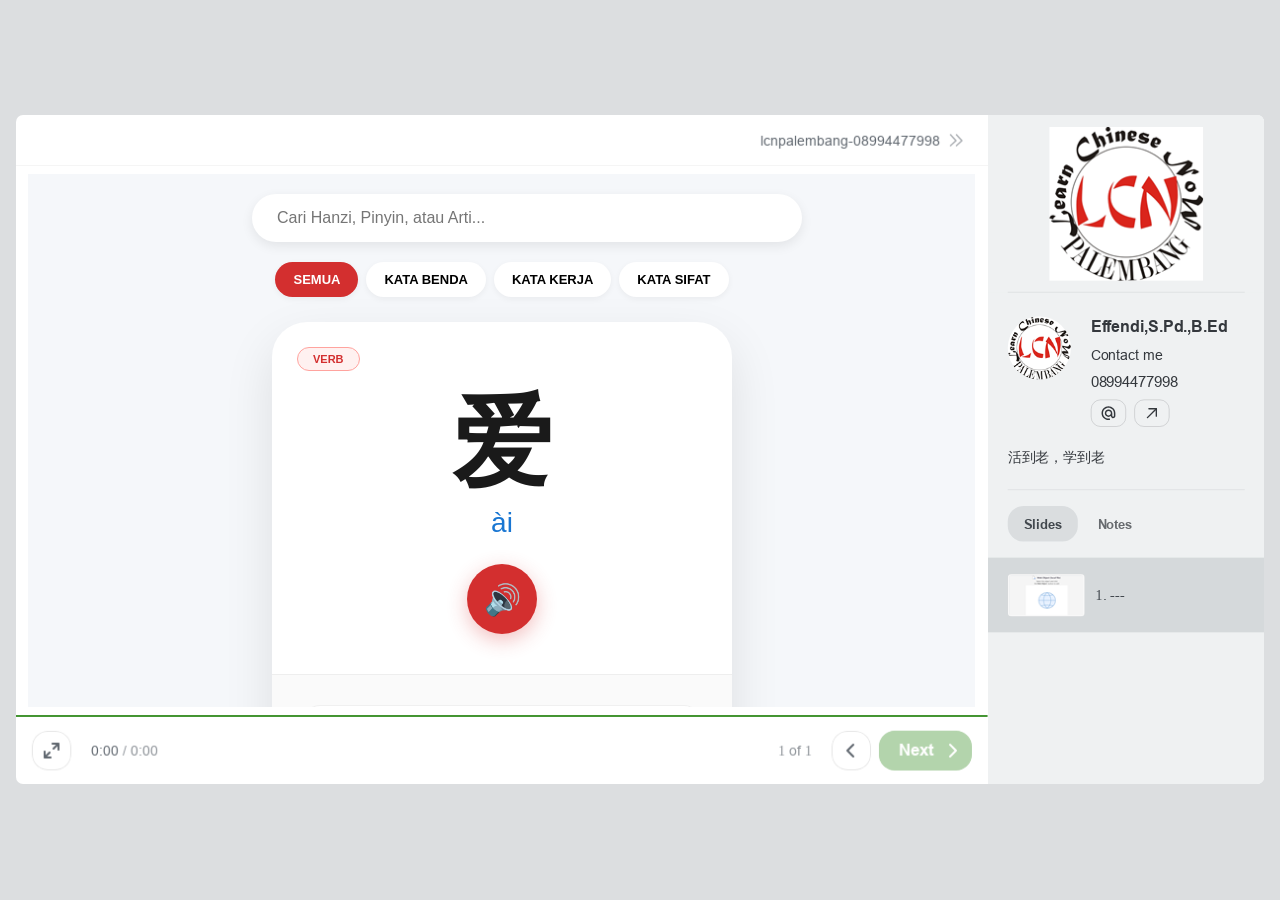
<file: index.html>
<!DOCTYPE html>
<!-- Created with iSpring --><!-- 1256 684 --><!--version 11.7.0.5 --><!--type html --><!--mainFolder ./ -->
<html style=background-color:#dcdee0;>
<head>
    <meta http-equiv="Content-Type" content="text/html;charset=utf-8"/><meta name="viewport" content="width=device-width,initial-scale=1,minimum-scale=1,maximum-scale=1,user-scalable=no"/><meta name="format-detection" content="telephone=no"/><meta name="apple-mobile-web-app-capable" content="yes"/><meta name="apple-mobile-web-app-status-bar-style" content="black"/><meta http-equiv="X-UA-Compatible" content="IE=edge"/><meta name="msapplication-tap-highlight" content="no"/><title>KOSAKATA INT</title><link rel="apple-touch-icon-precomposed" href="data/apple-touch-icon.png"/><link rel="shortcut icon" type="image/ico" href="data/favicon.ico"/><style>body {background-color:#dcdee0;}#spr0_65df29 {display:none;}</style>
    
    
    <style>
		#playerView {
			position:absolute;
			-webkit-tap-highlight-color:rgba(0,0,0,0);
			-webkit-user-select:none;
			-moz-user-select:none;
			-webkit-touch-callout:none;
			-webkit-user-drag:none;
		}
		#playerView * {
			position:absolute;
		}
		#preloader {
			width: 50px;
			height: 50px;
			position: absolute;
			top: 0;
			left: 0;
			bottom: 0;
			right: 0;
			margin: auto;
			border-radius: 10px;
			background-color: rgba(0, 0, 0, 0.5);
		}

		#preloader::after {
			content: '';
			position: absolute;
			background: url([data-uri]);
			background-size: cover;
			top: 0;
			left: 0;
			bottom: 0;
			right: 0;
			animation: preloader_spin 1s infinite linear;
			-webkit-animation: preloader_spin 1s infinite linear;
		}

		@keyframes preloader_spin { 0% {transform: rotate(0deg);} 100% {transform: rotate(360deg);} }
		@-webkit-keyframes preloader_spin { 0% {-webkit-transform: rotate(0deg);} 100% {-webkit-transform: rotate(360deg);}}
    </style>
</head>
<body>
	<div id="preloader"></div>
	<script src="data/browsersupport.js?5B164401"></script>
	<script src="data/player.js?5B164401"></script>
    <div id="content"></div>
    <div id="spr0_65df29"></div>
    <script>
		document.addEventListener("DOMContentLoaded", () => (function(startup){
			function start(savedPresentationState)
			{
				var presInfo = "eNq9WUtv48gR/isEg0Eutkbvh3NIKIoaE6ZFrUjbM9lZCC2yJXVMkQof8noHBja3HPI79hYgh9ySXxNgg9zyF1LVTUqkKMn2zGys8Ujq/rq66qtHV9OfZCZfyJ8aneGg1Rz2ztvVfv+82VS658qwXzvvDgd9pdoZdgft+pN8JscAvjIt5UqxFUkf2TDk4Jjn+Gvi0dWM+IvzarfXazY7nV6vC/MP8kWvXT2Tl/JFqwnvDsCdIKTWOpy22512tYOo9Ua+qFdr7TM5QYVYFCUsptNardKpVKet3yBEvvj2k+zDrDafU99lZ1Zl7FbO+hXNhek/wIQa+DFxYmlFYWAGA//++z9+/vPf/vPjn/77z7/8/NefxGehlLyM43V08fHtx7czFle8x49v81YAiO4Z9rvFijCv4gQroY1cNHQsX3zibLokJh/frpdBHNQqay4KSWhyDnrNpzNZRahXxHvBIg+vtdocD+9PL9QXHTGdecS/l5+evju+S26T1DGfuQmniLvkk3yP/8HXOEzomUy2vlqvYVHEvwKkUecBMCdeRPkw//T03dOZQPtRAd08jV4X0Y1nZMd5dO0Z9Po0Gs3cgedFRdocLJgoS/aK4NZp8CYP7p7WOTqkxnE0PaDHcfS8gO49g54V0J3T6E1SQD9j5cbNo9OSchQdF/[base64]/[base64]/D0E7zWAnfqLOgtCl4YS4LInwvIYaEHhBGPHki6AG9IlzvwiDxHdxiE+CFb/ShsPasA52BGvisBgyCVKQx+uFbJmGPuD1CgVocLZTP97JUZyYbWhB2qA16A36nyXtMtjQsChsoNW11iuE2fT7uCABeO02Bq+UcMCsZh34114pp2zQy8UY0H19icPWZHHM4QN1oGnV59Z75JGGRyQM+c+LJJQ80q61u51ndw/ZioSP/SSOA/+IEs1Gr9mofZ6gsmca3Y5a775KGs+3L1WJC/ka6pSIfpmT9kWUVXmRnIg6ge8+57IvE3VAtTq+Ximv7Datja/PEVNWSWvh63WyPi9HDgg5UHCej8gnPCj8OAy8MfEpvwT6ZMMWJGaBfx24CJ09WthFYge5DoNFSKOoT/hO1Cczj7rZobQS+DUgoAhyETZbUY/5/AqxDB4MMqPetiHesIjB+uyQ5QhVFRbt2mcYHIF52XDak8OomcRcdB45hrozJklUHp1BKE1ITA+IH4d0UxY/oQ/MdwtAzsMoWc1oGOWhfNz0vceyFCQgzA/cBl6yoqogfSt9n4o5zA/JinmPuV5jxXwW3TNfTaI4WLEfOMNa5oNUUiBY2bpzyRZLD37jW0YfqKvBvoxutV8lXsw8ukGsGPG5eXuwiJLQWW73iJcA8gnLXMmbdHe3J9qpxAadxwX68FjLUzEKYhod9OhuaCyCiYa6Pw8OTtzCzsFRImMWezvFZtw/kbggpF8yRYVoJ0jCiNq46jYvKm/Bka0g/SKG3pdrlRomqY5bjvtTRVU1y9L7hjZVJroyNZS+Zkz7ino1tc1pX3unj2DRu0CK4d+SSjO6YL7P/[base64]/XkpPyRqZk2vFKAqZz18sBbS3tJGtTabjS9M2hQUinyT+RLK8DL01HU3N4VQ1b0Z25jjpTTpzc93XJm8wZN/Ypq2k/rXelCTdwvAhV/FEPuGqOwX0vVYmV8IEdaLBwGB6p9uX+Ew3pFDdXemBxUuJWdDbQP7QDfESEc1Zdgqptq2ol9fAwHRgqjf8g3XTt3XbQDoHgZNgH18CD3VkYgccQu0sgfRr5V0BNWZOnIRloKGPrvI4g/[base64]/rrFaezSmu0MDj5TF9mDxgRyoNbQi5A3MawUSCUqBPdFV9CImdRCGj2ccjp0hZIFEkngZhNKSRBI0gEuoLpho0ZLwHENkvuXDYhYvWSS5wYowP9trotzBSQHRahoWFLFBNsKzCPqapeSGBDquxUH8RLE4p1pIIhoehUwVw8hQEvG8Q8BL/d2lAb/CSZdZe3RY6piH3jgLubRkKpZ1Z06QcY1XTE4BiaIHuBcg1xtotQQHeWJSJvSRaoIfVTsvR/cd4J068VbOFg07Ktw5qd9Bu4F5N7VFvNuBRNwN8R1acDJ3/hl4cBsQoAxDZYmT0+UaaisWq775HoKJp3B5wrzCrLkqT3zQMOs/ZDmfOxwhNrOo4oH5IUgkh2BoeI+CHa4gqiTxu1TlkAhL++YGGNcV4xUiME15XYTTRROlLC1RGNxrSt0UBy7QBujpb27030+HCpT2wR65uOeSbKj/a+EXiHpk+I8J+wGjPMqff7BQe/9GIr6LasKCo26pHFSgkMvPOBl8WXbwSb2O74lB+IoNH4ESn1Ie5kjJqze2VOhgJtCrvYZxuCrRc6y7X5P2rSZfgfrnFDy9+dfwwcs1SBs/1TQMZQw1s69j5ltwvZE8GkX7OA0OCV5U8a/apcn3cG4N8iJWQdbp7FAjE5QYivqSlUQomwyudCW17rS+pdt4UN/RWQQnjQDweP3SAohxmm74THXYTQ+0oXJj2HyEGxCuSEoD6IyHdaq7KFtF5QYBd9YDgVMUtAPL4TCXHpY0pHzCg5sn9u2/FQK3QfGlhm6DIbXW0pSJegmmjlTeHaooxivMgY/QHsO2tj0kOGtFYmcJRXaOz+CKwkTDktGTKmnxBwX/+vGnAnRfsEBxOrw4OgCFcMHE4OcL1Hd/11iWYLjxVjDz83flrGm2So5OZvy5QLSP22uQbaUv1MhRstUEJ9OucmdY9qAM53WIjc/srfB8O9hbkVg4OGarrKBx1VNv7O4NFm9VoyAJnZ1COyBeoyDZeJODcZpvvfK4zAl5u3PTR7rqPGSX2WkJ2F00+SMdsQB6/G0nbJjKQDSGRkBcUGsbTuIulKYFBKz4ngvXDb8bPT39D23pVc4=";
				PresentationPlayer.start(presInfo, "content", "playerView", onPlayerInit, savedPresentationState);
				function onPlayerInit(player)
				{
					(function(player){
	(function(player)
{
	function findConnector(win)
	{
		var retries = 0;
		while (!win.ispringPresentationConnector && win.parent && win.parent != win)
		{
			++retries;
			if (retries > 7)
			{
				return null;
			}

			win = win.parent;
		}
		return win.ispringPresentationConnector;
	}

	function getConnector()
	{
		var api = findConnector(window);
		if (!api && window.opener && (typeof(window.opener) != "undefined"))
		{
			api = findConnector(window.opener);
		}
		return api;
	}

	try
	{
		var connector = getConnector();
		if (connector)
		{
			connector.register(player);
		}
	}
	catch (e) {}
})(player);

})(player);

					var preloader = document.getElementById("preloader");
					preloader.parentNode.removeChild(preloader);
				}
			}

			if (startup)
				startup(start);
			else
				start();
		})());
    </script>
</body>
</html>
</file>
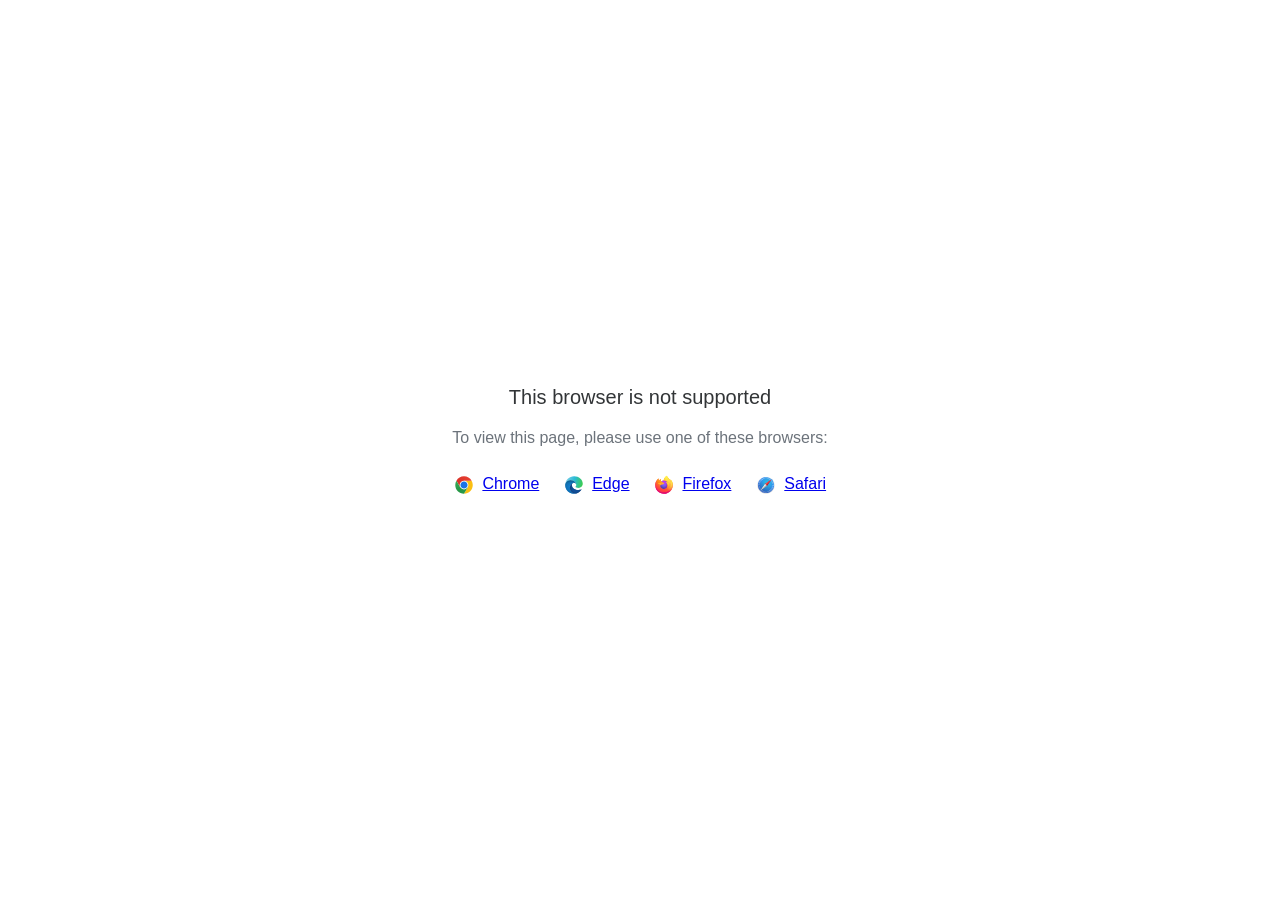
<file: data/html5-unsupported.html>
<html>
<head>
    <meta http-equiv="Content-Type" content="text/html;charset=utf-8"/>
    <meta name="viewport" content="width=device-width,initial-scale=1,maximum-scale=1">
    <meta name="format-detection" content="telephone=no">
    <meta name="apple-mobile-web-app-capable" content="yes">
    <meta name="apple-mobile-web-app-status-bar-style" content="black">
    <meta http-equiv="X-UA-Compatible" content="IE=edge">
    <meta name="msapplication-tap-highlight" content="no" />
    <title>Page Not Available</title>
    <style>
        body {
            background: #fff;
        }

        .banner {
            position: absolute;
            top: 50%;
            left: 50%;
            margin-left: -235px;
            margin-top: -67px;
            width: 470px;
            text-align: center;
            font-family: Roboto, Arial, Helvetica, sans-serif;
        }

        .title {
            margin-bottom: 16px;
            font-size: 20px;
            font-weight: 500;
            color: #323537;
            line-height: 28px;
        }

        .text {
            margin-bottom: 26px;
            font-size: 16px;
            color: #6C737B;
            line-height: 22px;
        }

        .browsers svg, .browsers a {
            display: inline-block;
            vertical-align: top;
        }

        .browsers a {
            font-size: 16px;
            margin-right: 20px;
            margin-left: 4px;
        }

        .browsers :last-child {
            margin-right: 0;
        }
    </style>
</head>
<body>
    <div class="banner">
        <div class="title">This browser is not supported</div>
        <div class="text">To view this page, please use one of these browsers:</div>
        <div class="browsers">
            <svg width="20" height="20" viewBox="0 0 20 20" fill="none" xmlns="http://www.w3.org/2000/svg">
                <path d="M10.0001 10.0001L13.789 12.1875L10.0001 18.7501C14.8326 18.7501 18.7501 14.8326 18.7501 10.0001C18.7501 8.40581 18.3216 6.91244 17.5766 5.625H10L10.0001 10.0001Z" fill="#FBBF12"/>
                <path d="M9.99999 1.25C6.76136 1.25 3.93585 3.01077 2.42285 5.6261L6.21103 12.1876L9.99999 10.0001V5.62507H17.5766C16.0634 3.01039 13.2382 1.25 9.99999 1.25Z" fill="url(#paint0_linear_579_2699)"/>
                <path d="M1.25005 10C1.25005 14.8325 5.16742 18.75 10 18.75L13.789 12.1875L10 10L6.21109 12.1875L2.42291 5.62598C1.67833 6.91306 1.25 8.40588 1.25 9.99988" fill="url(#paint1_linear_579_2699)"/>
                <path d="M14.3751 10.0001C14.3751 12.4163 12.4163 14.3751 10.0001 14.3751C7.58381 14.3751 5.625 12.4163 5.625 10.0001C5.625 7.58381 7.58381 5.625 10.0001 5.625C12.4163 5.625 14.3751 7.58381 14.3751 10.0001Z" fill="white"/>
                <path d="M13.5548 10.0001C13.5548 11.9633 11.9633 13.5548 10.0001 13.5548C8.03686 13.5548 6.44531 11.9633 6.44531 10.0001C6.44531 8.03686 8.03686 6.44531 10.0001 6.44531C11.9633 6.44531 13.5548 8.03686 13.5548 10.0001Z" fill="#1A73E8"/>
                <defs>
                    <linearGradient id="paint0_linear_579_2699" x1="5.04786" y1="6.71874" x2="12.965" y2="6.71874" gradientUnits="userSpaceOnUse">
                        <stop stop-color="#DB3328"/>
                        <stop offset="1" stop-color="#E53D30"/>
                    </linearGradient>
                    <linearGradient id="paint1_linear_579_2699" x1="4.58454" y1="7.18406" x2="7.82938" y2="12.8043" gradientUnits="userSpaceOnUse">
                        <stop stop-color="#32A651"/>
                        <stop offset="1" stop-color="#279847"/>
                    </linearGradient>
                </defs>
            </svg>
            <a href="https://www.google.com/chrome">Chrome</a>
            <svg width="20" height="20" viewBox="0 0 20 20" fill="none" xmlns="http://www.w3.org/2000/svg">
                <path d="M12.2449 9.92045C12.2449 8.25 10.5088 5.36648 6.59777 5.36648C2.68671 5.36648 1.25 8.62784 1.25 10.0199C1.25 5.0483 5.30074 1.25 10.1097 1.25C14.9188 1.25 18.75 4.84943 18.75 8.50852C18.75 11.7699 16.2956 12.9034 14.3002 12.9034C12.9832 12.9034 11.4866 12.4659 11.4866 11.7699C11.4866 11.233 12.2449 11.233 12.2449 9.92045Z" fill="url(#paint0_linear_579_2709)"/>
                <path d="M6.59777 5.36646C10.5088 5.36646 12.2449 8.24998 12.2449 9.92043C12.2449 9.93342 12.2448 9.94627 12.2446 9.95901C12.2249 8.84657 11.4738 7.79259 9.99002 7.79259C8.11431 7.79259 5.5801 10.338 5.91933 13.5C6.19087 16.031 8.33381 19.4261 12.9832 18.2329C12.9832 18.2329 12.1052 18.75 9.6508 18.75C5.30074 18.75 1.25 14.7727 1.25 10.2187C1.25 10.0981 1.25184 9.97975 1.25555 9.8637C1.35584 8.39889 2.82648 5.36646 6.59777 5.36646Z" fill="url(#paint1_linear_579_2709)"/>
                <path d="M6.59777 5.36646C10.5088 5.36646 12.2449 8.24998 12.2449 9.92043C12.2449 9.93342 12.2448 9.94627 12.2446 9.95901C12.2249 8.84657 11.4738 7.79259 9.99002 7.79259C8.11431 7.79259 5.5801 10.338 5.91933 13.5C6.19087 16.031 8.33381 19.4261 12.9832 18.2329C12.9832 18.2329 12.1052 18.75 9.6508 18.75C5.30074 18.75 1.25 14.7727 1.25 10.2187C1.25 10.0981 1.25184 9.97975 1.25555 9.8637C1.35584 8.39889 2.82648 5.36646 6.59777 5.36646Z" fill="url(#paint2_radial_579_2709)"/>
                <path d="M12.4415 18.4371C14.9324 17.7576 16.712 15.6377 17.0338 15.2101C17.393 14.7328 17.4928 14.4345 17.393 14.3351C17.2932 14.2357 17.1536 14.2555 16.7944 14.4345C16.4352 14.6135 14.32 15.4885 11.9056 14.7527C9.49107 14.0169 7.83486 12.1078 7.83486 9.99987C7.83486 8.36919 9.23166 7.79248 9.98993 7.79248C8.11422 7.79248 5.58001 10.3379 5.91923 13.4999C6.19077 16.0309 8.33371 19.426 12.9831 18.2328C12.9831 18.2328 12.821 18.3283 12.4415 18.4371Z" fill="#0E458A"/>
                <path d="M12.4415 18.4371C14.9324 17.7576 16.712 15.6377 17.0338 15.2101C17.393 14.7328 17.4928 14.4345 17.393 14.3351C17.2932 14.2357 17.1536 14.2555 16.7944 14.4345C16.4352 14.6135 14.32 15.4885 11.9056 14.7527C9.49107 14.0169 7.83486 12.1078 7.83486 9.99987C7.83486 8.36919 9.23166 7.79248 9.98993 7.79248C8.11422 7.79248 5.58001 10.3379 5.91923 13.4999C6.19077 16.0309 8.33371 19.426 12.9831 18.2328C12.9831 18.2328 12.821 18.3283 12.4415 18.4371Z" fill="url(#paint3_radial_579_2709)"/>
                <defs>
                    <linearGradient id="paint0_linear_579_2709" x1="17.7323" y1="11.5909" x2="0.61762" y2="7.54779" gradientUnits="userSpaceOnUse">
                        <stop stop-color="#3BCC50"/>
                        <stop offset="0.489583" stop-color="#2ABAD6"/>
                        <stop offset="1" stop-color="#7DCFE7"/>
                    </linearGradient>
                    <linearGradient id="paint1_linear_579_2709" x1="7.11659" y1="5.36646" x2="7.11659" y2="18.75" gradientUnits="userSpaceOnUse">
                        <stop stop-color="#035989"/>
                        <stop offset="0.265625" stop-color="#1175B6"/>
                        <stop offset="1" stop-color="#0470CF"/>
                    </linearGradient>
                    <radialGradient id="paint2_radial_579_2709" cx="0" cy="0" r="1" gradientUnits="userSpaceOnUse" gradientTransform="translate(6.83723 11.8693) rotate(59.2143) scale(5.92595 5.93561)">
                        <stop stop-color="#1284D8"/>
                        <stop offset="0.813899" stop-color="#1170B2" stop-opacity="0.767762"/>
                        <stop offset="1" stop-color="#0E649B" stop-opacity="0.65"/>
                    </radialGradient>
                    <radialGradient id="paint3_radial_579_2709" cx="0" cy="0" r="1" gradientUnits="userSpaceOnUse" gradientTransform="translate(11.6661 13.4999) rotate(77.9982) scale(4.79806 5.18015)">
                        <stop stop-color="#104890"/>
                        <stop offset="0.69943" stop-color="#12529E" stop-opacity="0.70624"/>
                        <stop offset="1" stop-color="#0E4584" stop-opacity="0.58"/>
                    </radialGradient>
                </defs>
            </svg>
            <a href="https://www.microsoft.com/edge">Edge</a>
            <svg width="20" height="20" viewBox="0 0 20 20" fill="none" xmlns="http://www.w3.org/2000/svg">
                <path d="M18.1191 6.70405C17.7385 5.78587 16.967 4.79462 16.3615 4.4815C16.8544 5.4501 17.1395 6.42162 17.2485 7.14652C17.2485 7.14652 17.2485 7.15163 17.2503 7.16113C16.2598 4.6861 14.5798 3.68791 13.2079 1.51504C13.1383 1.40543 13.069 1.29582 13.0012 1.17854C12.963 1.1124 12.932 1.05248 12.905 0.995851C12.8481 0.885984 12.8042 0.76987 12.7741 0.649844C12.7743 0.644144 12.7725 0.638558 12.7688 0.63417C12.7652 0.629782 12.7601 0.626904 12.7544 0.626094C12.749 0.624635 12.7434 0.624635 12.738 0.626094C12.7366 0.626756 12.7352 0.627617 12.734 0.628652C12.7318 0.628652 12.7296 0.63121 12.7274 0.63194L12.7311 0.627191C10.5302 1.91914 9.78353 4.30904 9.71499 5.5049C8.83549 5.56518 7.99455 5.88974 7.30189 6.43623C7.22949 6.37488 7.15379 6.31755 7.07512 6.26451C6.87551 5.56419 6.86708 4.82302 7.0507 4.11832C6.15057 4.52936 5.45059 5.17789 4.94165 5.75189H4.93764C4.5902 5.31089 4.61463 3.85634 4.63432 3.55272C4.63031 3.53372 4.37547 3.68535 4.34266 3.70837C4.03608 3.92756 3.7495 4.17357 3.48628 4.4435C3.18675 4.74784 2.9131 5.07672 2.66818 5.42671C2.1047 6.22702 1.70509 7.13132 1.49244 8.08735C1.48843 8.10635 1.48478 8.12608 1.48077 8.14544C1.46437 8.22254 1.40494 8.60946 1.39437 8.6935V8.71286C1.3169 9.11266 1.26865 9.5176 1.25 9.92444V9.96938C1.25 14.8186 5.17279 18.75 10.0114 18.75C14.345 18.75 17.943 15.5968 18.6477 11.455C18.6623 11.3428 18.6743 11.2295 18.6875 11.1163C18.8617 9.61022 18.6681 8.02743 18.1191 6.70405ZM8.02046 13.5774C8.06129 13.5968 8.09994 13.6183 8.14186 13.6373L8.14769 13.641C8.10577 13.6205 8.06311 13.5993 8.02082 13.5774H8.02046ZM17.251 7.16515V7.15675V7.16625V7.16515Z" fill="url(#paint0_linear_579_2717)"/>
                <path d="M18.119 6.704C17.7384 5.78582 16.9669 4.79457 16.3614 4.48145C16.8543 5.45005 17.1394 6.42157 17.2484 7.14647V7.16437C18.0752 9.41067 17.6246 11.695 16.9757 13.0907C15.9716 15.25 13.541 17.4635 9.73602 17.3557C5.62839 17.2388 2.0071 14.1802 1.33082 10.1776C1.20759 9.54586 1.33082 9.22543 1.39279 8.71281C1.31733 9.10778 1.28853 9.22214 1.25098 9.92439V9.96933C1.25098 14.8185 5.17377 18.7499 10.0124 18.7499C14.346 18.7499 17.944 15.5968 18.6487 11.4549C18.6633 11.3428 18.6753 11.2295 18.6884 11.1162C18.8616 9.61017 18.668 8.02738 18.119 6.704Z" fill="url(#paint1_radial_579_2717)"/>
                <path d="M18.119 6.704C17.7384 5.78582 16.9669 4.79457 16.3614 4.48145C16.8543 5.45005 17.1394 6.42157 17.2484 7.14647V7.16437C18.0752 9.41067 17.6246 11.695 16.9757 13.0907C15.9716 15.25 13.541 17.4635 9.73602 17.3557C5.62839 17.2388 2.0071 14.1802 1.33082 10.1776C1.20759 9.54586 1.33082 9.22543 1.39279 8.71281C1.31733 9.10778 1.28853 9.22214 1.25098 9.92439V9.96933C1.25098 14.8185 5.17377 18.7499 10.0124 18.7499C14.346 18.7499 17.944 15.5968 18.6487 11.4549C18.6633 11.3428 18.6753 11.2295 18.6884 11.1162C18.8616 9.61017 18.668 8.02738 18.119 6.704Z" fill="url(#paint2_radial_579_2717)"/>
                <path d="M13.8612 7.73587C13.8806 7.74939 13.8977 7.7629 13.9159 7.77642C13.696 7.38513 13.4221 7.02694 13.1022 6.71246C10.3788 3.98314 12.3884 0.794172 12.7271 0.631947L12.7307 0.627197C10.5298 1.91915 9.78314 4.30905 9.7146 5.50491C9.81668 5.49797 9.9184 5.4892 10.0223 5.4892C11.6647 5.4892 13.0953 6.39459 13.8612 7.73587Z" fill="url(#paint3_radial_579_2717)"/>
                <path d="M10.028 8.28118C10.0138 8.5004 9.24382 9.25307 8.97441 9.25307C6.48292 9.25307 6.07861 10.7635 6.07861 10.7635C6.18798 12.0357 7.07244 13.0833 8.14245 13.6375C8.19131 13.6627 8.24052 13.6854 8.28828 13.708C8.37396 13.7446 8.46 13.7811 8.54567 13.8136C8.91262 13.9433 9.29689 14.0172 9.68568 14.0329C14.0525 14.2382 14.8991 8.80001 11.7473 7.22087C12.5541 7.08021 13.3919 7.40575 13.8597 7.73495C13.0941 6.39367 11.6631 5.48828 10.0207 5.48828C9.91682 5.48828 9.81511 5.49705 9.71303 5.50399C8.83417 5.56502 7.99404 5.88994 7.30212 6.43642C7.43591 6.55005 7.58685 6.70131 7.90439 7.0148C8.5001 7.60378 10.0247 8.20993 10.028 8.28118Z" fill="url(#paint4_radial_579_2717)"/>
                <path d="M10.028 8.28118C10.0138 8.5004 9.24382 9.25307 8.97441 9.25307C6.48292 9.25307 6.07861 10.7635 6.07861 10.7635C6.18798 12.0357 7.07244 13.0833 8.14245 13.6375C8.19131 13.6627 8.24052 13.6854 8.28828 13.708C8.37396 13.7446 8.46 13.7811 8.54567 13.8136C8.91262 13.9433 9.29689 14.0172 9.68568 14.0329C14.0525 14.2382 14.8991 8.80001 11.7473 7.22087C12.5541 7.08021 13.3919 7.40575 13.8597 7.73495C13.0941 6.39367 11.6631 5.48828 10.0207 5.48828C9.91682 5.48828 9.81511 5.49705 9.71303 5.50399C8.83417 5.56502 7.99404 5.88994 7.30212 6.43642C7.43591 6.55005 7.58685 6.70131 7.90439 7.0148C8.5001 7.60378 10.0247 8.20993 10.028 8.28118Z" fill="url(#paint5_radial_579_2717)"/>
                <path d="M6.89479 6.14439C6.96588 6.19043 7.02421 6.22916 7.07708 6.2646C6.87746 5.56428 6.86903 4.82311 7.05265 4.11841C6.15252 4.52945 5.45255 5.17799 4.9436 5.75198C4.9848 5.75089 6.2557 5.72787 6.89479 6.14439Z" fill="url(#paint6_radial_579_2717)"/>
                <path d="M1.33119 10.1776C2.00747 14.1802 5.62876 17.2388 9.7393 17.3557C13.5443 17.4635 15.9735 15.25 16.979 13.0907C17.6279 11.6946 18.0785 9.41068 17.2517 7.16437V7.14756C17.2517 7.14976 17.2517 7.15268 17.2535 7.16218C17.5641 9.1962 16.532 11.1667 14.9184 12.4992C14.9167 12.5029 14.9152 12.5067 14.9137 12.5105C11.7692 15.0765 8.76042 14.0586 8.15123 13.6431C8.10893 13.6227 8.06628 13.6015 8.02399 13.5796C6.19056 12.7027 5.43334 11.0274 5.59558 9.5919C4.04797 9.5919 3.52007 8.28314 3.52007 8.28314C3.52007 8.28314 4.90982 7.29006 6.74143 8.1538C8.43778 8.95396 10.031 8.2835 10.031 8.28314C10.0277 8.21189 8.50304 7.60391 7.90842 7.01676C7.59088 6.70327 7.43995 6.55201 7.30615 6.43838C7.23375 6.37702 7.15805 6.3197 7.07939 6.26665C7.02725 6.23012 6.97001 6.19358 6.8971 6.14645C6.25801 5.72992 4.98711 5.75294 4.94518 5.75404H4.94117C4.59374 5.31303 4.61816 3.85849 4.63785 3.55487C4.63384 3.53587 4.379 3.68749 4.34619 3.71051C4.03961 3.92971 3.75303 4.17571 3.48981 4.44564C3.19028 4.74999 2.91663 5.07887 2.67171 5.42886C2.10823 6.22916 1.70862 7.13347 1.49597 8.08949C1.48904 8.1063 1.17734 9.47023 1.33119 10.1776Z" fill="url(#paint7_radial_579_2717)"/>
                <path d="M13.1024 6.71246C13.4222 7.02693 13.6962 7.38513 13.9161 7.77642C13.9616 7.81071 14.0055 7.8473 14.0473 7.88603C16.0335 9.71873 14.9945 12.3132 14.9154 12.4996C16.529 11.1671 17.5611 9.19662 17.2505 7.16259C16.2599 4.6861 14.58 3.68791 13.2081 1.51504C13.1385 1.40543 13.0692 1.29582 13.0014 1.17854C12.9631 1.1124 12.9321 1.05248 12.9051 0.995851C12.8483 0.885984 12.8044 0.76987 12.7742 0.649844C12.7745 0.644144 12.7726 0.638559 12.769 0.63417C12.7653 0.629782 12.7602 0.626904 12.7546 0.626094C12.7492 0.624635 12.7435 0.624635 12.7382 0.626094C12.7367 0.626756 12.7354 0.627617 12.7341 0.628652C12.732 0.628652 12.7298 0.63121 12.7276 0.63194C12.3885 0.794165 10.379 3.98313 13.1024 6.71246Z" fill="url(#paint8_radial_579_2717)"/>
                <path d="M14.0464 7.88413C14.0046 7.8454 13.9608 7.80882 13.9152 7.77452C13.8973 7.761 13.8787 7.74748 13.8605 7.73396C13.3928 7.40513 12.555 7.07922 11.7482 7.21989C14.8995 8.79902 14.0534 14.2372 9.68654 14.0319C9.29775 14.0163 8.91348 13.9424 8.54653 13.8126C8.46085 13.7805 8.37481 13.7451 8.28914 13.7071C8.23956 13.6844 8.19034 13.6618 8.14331 13.6365L8.14914 13.6402C8.75834 14.0567 11.7671 15.0746 14.9116 12.5075C14.9116 12.5075 14.9134 12.5028 14.9163 12.4962C14.9943 12.3132 16.0334 9.71866 14.0464 7.88413Z" fill="url(#paint9_radial_579_2717)"/>
                <path d="M6.07833 10.7635C6.07833 10.7635 6.48264 9.25306 8.97412 9.25306C9.24354 9.25306 10.0135 8.49966 10.0277 8.28117C10.0419 8.06268 8.43455 8.95199 6.7382 8.15183C4.90659 7.28809 3.51685 8.28117 3.51685 8.28117C3.51685 8.28117 4.04475 9.58993 5.59235 9.58993C5.43012 11.0255 6.18733 12.6992 8.02076 13.5776C8.06159 13.597 8.10024 13.6185 8.14217 13.6375C7.07215 13.0843 6.18879 12.0357 6.07833 10.7635Z" fill="url(#paint10_radial_579_2717)"/>
                <path d="M18.1191 6.70405C17.7385 5.78587 16.967 4.79462 16.3615 4.4815C16.8544 5.4501 17.1395 6.42162 17.2485 7.14652C17.2485 7.14652 17.2485 7.15163 17.2503 7.16113C16.2598 4.6861 14.5798 3.68791 13.2079 1.51504C13.1383 1.40543 13.069 1.29582 13.0012 1.17854C12.963 1.1124 12.932 1.05248 12.905 0.995851C12.8481 0.885984 12.8042 0.76987 12.7741 0.649844C12.7743 0.644144 12.7725 0.638558 12.7688 0.63417C12.7652 0.629782 12.7601 0.626904 12.7544 0.626094C12.749 0.624635 12.7434 0.624635 12.738 0.626094C12.7366 0.626756 12.7352 0.627617 12.734 0.628652C12.7318 0.628652 12.7296 0.63121 12.7274 0.63194L12.7311 0.627191C10.5302 1.91914 9.78353 4.30904 9.71499 5.5049C9.81707 5.49796 9.91878 5.48919 10.0227 5.48919C11.6651 5.48919 13.0957 6.39458 13.8616 7.73586C13.3939 7.40703 12.5561 7.08111 11.7493 7.22178C14.9007 8.80092 14.0545 14.2391 9.68764 14.0338C9.29885 14.0182 8.91458 13.9443 8.54763 13.8145C8.46196 13.7824 8.37592 13.747 8.29024 13.709C8.24066 13.6863 8.19144 13.6636 8.14441 13.6384L8.15025 13.6421C8.10796 13.6216 8.0653 13.6004 8.02301 13.5785C8.06384 13.5979 8.10249 13.6194 8.14441 13.6384C7.07221 13.0842 6.18885 12.0356 6.07839 10.7633C6.07839 10.7633 6.4827 9.25288 8.97418 9.25288C9.2436 9.25288 10.0136 8.49949 10.0278 8.28099C10.0245 8.20975 8.49987 7.60177 7.90525 7.01462C7.58771 6.70113 7.43678 6.54986 7.30298 6.43623C7.23058 6.37488 7.15488 6.31755 7.07622 6.26451C6.87661 5.56419 6.86817 4.82302 7.05179 4.11832C6.15166 4.52936 5.45169 5.17789 4.94275 5.75189H4.93874C4.5913 5.31089 4.61572 3.85634 4.63541 3.55272C4.6314 3.53372 4.37657 3.68535 4.34375 3.70837C4.03717 3.92756 3.75059 4.17357 3.48738 4.4435C3.18785 4.74784 2.9142 5.07672 2.66928 5.42671C2.1058 6.22702 1.70618 7.13132 1.49353 8.08735C1.48952 8.10635 1.48588 8.12608 1.48187 8.14544C1.46546 8.22254 1.39109 8.61494 1.38088 8.69898C1.38088 8.70556 1.38088 8.69277 1.38088 8.69898C1.31262 9.10444 1.26891 9.51368 1.25 9.92444V9.96938C1.25 14.8186 5.17279 18.75 10.0114 18.75C14.345 18.75 17.943 15.5968 18.6477 11.455C18.6623 11.3428 18.6743 11.2295 18.6875 11.1163C18.8617 9.61022 18.6681 8.02743 18.1191 6.70405ZM17.25 7.15492V7.16442V7.15492Z" fill="url(#paint11_linear_579_2717)"/>
                <defs>
                    <linearGradient id="paint0_linear_579_2717" x1="16.9594" y1="3.43288" x2="2.3837" y2="17.4648" gradientUnits="userSpaceOnUse">
                        <stop offset="0.05" stop-color="#FFF44F"/>
                        <stop offset="0.11" stop-color="#FFE847"/>
                        <stop offset="0.22" stop-color="#FFC830"/>
                        <stop offset="0.37" stop-color="#FF980E"/>
                        <stop offset="0.4" stop-color="#FF8B16"/>
                        <stop offset="0.46" stop-color="#FF672A"/>
                        <stop offset="0.53" stop-color="#FF3647"/>
                        <stop offset="0.7" stop-color="#E31587"/>
                    </linearGradient>
                    <radialGradient id="paint1_radial_579_2717" cx="0" cy="0" r="1" gradientUnits="userSpaceOnUse" gradientTransform="translate(16.287 2.63668) scale(18.2654 18.3055)">
                        <stop offset="0.13" stop-color="#FFBD4F"/>
                        <stop offset="0.19" stop-color="#FFAC31"/>
                        <stop offset="0.25" stop-color="#FF9D17"/>
                        <stop offset="0.28" stop-color="#FF980E"/>
                        <stop offset="0.4" stop-color="#FF563B"/>
                        <stop offset="0.47" stop-color="#FF3750"/>
                        <stop offset="0.71" stop-color="#F5156C"/>
                        <stop offset="0.78" stop-color="#EB0878"/>
                        <stop offset="0.86" stop-color="#E50080"/>
                    </radialGradient>
                    <radialGradient id="paint2_radial_579_2717" cx="0" cy="0" r="1" gradientUnits="userSpaceOnUse" gradientTransform="translate(9.61279 10.1202) scale(18.2654 18.3055)">
                        <stop offset="0.3" stop-color="#960E18"/>
                        <stop offset="0.35" stop-color="#B11927" stop-opacity="0.74"/>
                        <stop offset="0.43" stop-color="#DB293D" stop-opacity="0.34"/>
                        <stop offset="0.5" stop-color="#F5334B" stop-opacity="0.09"/>
                        <stop offset="0.53" stop-color="#FF3750" stop-opacity="0"/>
                    </radialGradient>
                    <radialGradient id="paint3_radial_579_2717" cx="0" cy="0" r="1" gradientUnits="userSpaceOnUse" gradientTransform="translate(11.8153 -1.51753) scale(13.2325 13.2615)">
                        <stop offset="0.13" stop-color="#FFF44F"/>
                        <stop offset="0.25" stop-color="#FFDC3E"/>
                        <stop offset="0.51" stop-color="#FF9D12"/>
                        <stop offset="0.53" stop-color="#FF980E"/>
                    </radialGradient>
                    <radialGradient id="paint4_radial_579_2717" cx="0" cy="0" r="1" gradientUnits="userSpaceOnUse" gradientTransform="translate(7.59304 14.9021) scale(8.69686 8.71594)">
                        <stop offset="0.35" stop-color="#3A8EE6"/>
                        <stop offset="0.47" stop-color="#5C79F0"/>
                        <stop offset="0.67" stop-color="#9059FF"/>
                        <stop offset="1" stop-color="#C139E6"/>
                    </radialGradient>
                    <radialGradient id="paint5_radial_579_2717" cx="0" cy="0" r="1" gradientUnits="userSpaceOnUse" gradientTransform="translate(9.87545 7.94492) rotate(-13.9265) scale(4.60823 5.42407)">
                        <stop offset="0.21" stop-color="#9059FF" stop-opacity="0"/>
                        <stop offset="0.28" stop-color="#8C4FF3" stop-opacity="0.06"/>
                        <stop offset="0.75" stop-color="#7716A8" stop-opacity="0.45"/>
                        <stop offset="0.97" stop-color="#6E008B" stop-opacity="0.6"/>
                    </radialGradient>
                    <radialGradient id="paint6_radial_579_2717" cx="0" cy="0" r="1" gradientUnits="userSpaceOnUse" gradientTransform="translate(9.38226 1.88781) scale(6.25678 6.27051)">
                        <stop stop-color="#FFE226"/>
                        <stop offset="0.12" stop-color="#FFDB27"/>
                        <stop offset="0.3" stop-color="#FFC82A"/>
                        <stop offset="0.5" stop-color="#FFA930"/>
                        <stop offset="0.73" stop-color="#FF7E37"/>
                        <stop offset="0.79" stop-color="#FF7139"/>
                    </radialGradient>
                    <radialGradient id="paint7_radial_579_2717" cx="0" cy="0" r="1" gradientUnits="userSpaceOnUse" gradientTransform="translate(14.3005 -2.08939) scale(26.6943 26.7529)">
                        <stop offset="0.11" stop-color="#FFF44F"/>
                        <stop offset="0.46" stop-color="#FF980E"/>
                        <stop offset="0.62" stop-color="#FF5634"/>
                        <stop offset="0.72" stop-color="#FF3647"/>
                        <stop offset="0.9" stop-color="#E31587"/>
                    </radialGradient>
                    <radialGradient id="paint8_radial_579_2717" cx="0" cy="0" r="1" gradientUnits="userSpaceOnUse" gradientTransform="translate(11.72 0.833589) rotate(84.2447) scale(19.4998 12.7839)">
                        <stop stop-color="#FFF44F"/>
                        <stop offset="0.06" stop-color="#FFE847"/>
                        <stop offset="0.17" stop-color="#FFC830"/>
                        <stop offset="0.3" stop-color="#FF980E"/>
                        <stop offset="0.36" stop-color="#FF8B16"/>
                        <stop offset="0.45" stop-color="#FF672A"/>
                        <stop offset="0.57" stop-color="#FF3647"/>
                        <stop offset="0.74" stop-color="#E31587"/>
                    </radialGradient>
                    <radialGradient id="paint9_radial_579_2717" cx="0" cy="0" r="1" gradientUnits="userSpaceOnUse" gradientTransform="translate(9.23484 4.20996) scale(16.6653 16.7019)">
                        <stop offset="0.14" stop-color="#FFF44F"/>
                        <stop offset="0.48" stop-color="#FF980E"/>
                        <stop offset="0.59" stop-color="#FF5634"/>
                        <stop offset="0.66" stop-color="#FF3647"/>
                        <stop offset="0.9" stop-color="#E31587"/>
                    </radialGradient>
                    <radialGradient id="paint10_radial_579_2717" cx="0" cy="0" r="1" gradientUnits="userSpaceOnUse" gradientTransform="translate(13.6341 5.18793) scale(18.2402 18.2803)">
                        <stop offset="0.09" stop-color="#FFF44F"/>
                        <stop offset="0.23" stop-color="#FFE141"/>
                        <stop offset="0.51" stop-color="#FFAF1E"/>
                        <stop offset="0.63" stop-color="#FF980E"/>
                    </radialGradient>
                    <linearGradient id="paint11_linear_579_2717" x1="16.7844" y1="3.35761" x2="4.38152" y2="15.7337" gradientUnits="userSpaceOnUse">
                        <stop offset="0.17" stop-color="#FFF44F" stop-opacity="0.8"/>
                        <stop offset="0.27" stop-color="#FFF44F" stop-opacity="0.63"/>
                        <stop offset="0.49" stop-color="#FFF44F" stop-opacity="0.22"/>
                        <stop offset="0.6" stop-color="#FFF44F" stop-opacity="0"/>
                    </linearGradient>
                </defs>
            </svg>
            <a href="https://www.mozilla.org/firefox">Firefox</a>
            <svg width="20" height="20" viewBox="0 0 20 20" fill="none" xmlns="http://www.w3.org/2000/svg">
                <path d="M10 18.75C14.8325 18.75 18.75 14.8325 18.75 10C18.75 5.16751 14.8325 1.25 10 1.25C5.16751 1.25 1.25 5.16751 1.25 10C1.25 14.8325 5.16751 18.75 10 18.75Z" fill="url(#paint0_linear_579_2734)"/>
                <path d="M10 18.0938C14.4701 18.0938 18.0938 14.4701 18.0938 10C18.0938 5.52995 14.4701 1.90625 10 1.90625C5.52995 1.90625 1.90625 5.52995 1.90625 10C1.90625 14.4701 5.52995 18.0938 10 18.0938Z" fill="url(#paint1_radial_579_2734)"/>
                <path d="M10.0137 3.87498C9.95897 3.87498 9.91113 3.83399 9.91113 3.7793V2.35057C9.91113 2.29588 9.95897 2.25488 10.0137 2.25488C10.0683 2.25488 10.1162 2.29588 10.1162 2.35057V3.7793C10.1093 3.83399 10.0683 3.87498 10.0137 3.87498Z" fill="#F3F3F3"/>
                <path d="M10.0137 3.88182C9.95214 3.88182 9.9043 3.83397 9.9043 3.77929V2.35058C9.9043 2.29589 9.95214 2.24805 10.0137 2.24805C10.0752 2.24805 10.123 2.29589 10.123 2.35058V3.77929C10.123 3.83397 10.0684 3.88182 10.0137 3.88182ZM10.0137 2.26167C9.96583 2.26167 9.91799 2.30273 9.91799 2.35058V3.77929C9.91799 3.82713 9.95898 3.8682 10.0137 3.8682C10.0615 3.8682 10.1093 3.82713 10.1093 3.77929V2.35058C10.1026 2.30273 10.0615 2.26167 10.0137 2.26167Z" fill="white"/>
                <path d="M10.6972 3.10941C10.6426 3.10257 10.6016 3.06157 10.6016 3.00688L10.6494 2.37108C10.6562 2.31646 10.7041 2.2754 10.7588 2.28224C10.8135 2.28909 10.8545 2.33015 10.8545 2.38484L10.8066 3.02057C10.7998 3.07526 10.7519 3.11626 10.6972 3.10948V3.10941Z" fill="#F3F3F3"/>
                <path d="M10.6973 3.1164C10.6357 3.10955 10.5947 3.06171 10.5947 3.00702L10.6426 2.37123C10.6494 2.31661 10.6973 2.26877 10.7588 2.27554C10.8203 2.28239 10.8613 2.3303 10.8613 2.38492L10.8135 3.02071C10.8066 3.08224 10.7588 3.12324 10.6973 3.1164ZM10.7588 2.28923C10.7109 2.28923 10.663 2.32346 10.663 2.3713L10.6152 3.00709C10.6152 3.05486 10.6494 3.09593 10.7041 3.10271C10.7519 3.10271 10.7998 3.06855 10.7998 3.02071L10.8476 2.38492C10.8476 2.33708 10.8066 2.29608 10.7587 2.28923H10.7588Z" fill="white"/>
                <path d="M11.2099 3.99815C11.1551 3.98447 11.121 3.93662 11.1278 3.88193L11.4081 2.48051C11.4218 2.4259 11.4696 2.39167 11.5243 2.40536C11.579 2.41905 11.6131 2.4669 11.6063 2.52158L11.326 3.923C11.3192 3.97078 11.2645 4.005 11.2098 3.99815H11.2099Z" fill="#F3F3F3"/>
                <path d="M11.2101 4.00462C11.1485 3.99093 11.1144 3.93625 11.1212 3.88156L11.4015 2.48016C11.4152 2.42554 11.4699 2.38447 11.5313 2.39816C11.5928 2.41185 11.6271 2.46654 11.6202 2.52123L11.34 3.92263C11.3263 3.97724 11.2716 4.01147 11.2101 4.00462ZM11.5313 2.41185C11.4835 2.40501 11.4356 2.43231 11.4219 2.48023L11.1418 3.88163C11.1349 3.9294 11.1622 3.97724 11.2169 3.991C11.2647 3.99778 11.3126 3.9704 11.3263 3.92256L11.6065 2.52123C11.6134 2.46654 11.5792 2.42554 11.5313 2.41185Z" fill="white"/>
                <path d="M12.0302 3.38287C12.0172 3.37973 12.0049 3.37405 11.9941 3.36617C11.9832 3.35828 11.9741 3.34834 11.9671 3.33691C11.9601 3.32548 11.9554 3.31279 11.9534 3.29956C11.9513 3.28633 11.9519 3.27282 11.955 3.2598L12.1259 2.64462C12.1395 2.58993 12.1942 2.56255 12.2489 2.57624C12.3036 2.58993 12.3378 2.64462 12.3242 2.69931L12.1532 3.31456C12.1395 3.36918 12.0849 3.39656 12.0302 3.38287Z" fill="#F3F3F3"/>
                <path d="M12.0302 3.38948C11.9756 3.37579 11.9346 3.31426 11.9551 3.25965L12.126 2.64433C12.1396 2.58972 12.2011 2.55549 12.2558 2.56918C12.3105 2.58287 12.3515 2.6444 12.331 2.69902L12.1601 3.31433C12.1464 3.36895 12.0918 3.40317 12.0303 3.38948H12.0302ZM12.2558 2.58972C12.208 2.57603 12.1533 2.6034 12.1396 2.65125L11.9688 3.26642C11.9551 3.31426 11.9824 3.36218 12.0371 3.37579C12.0849 3.38948 12.1396 3.36218 12.1533 3.31433L12.3242 2.69902C12.331 2.65125 12.3037 2.6034 12.2558 2.58964V2.58972Z" fill="white"/>
                <path d="M12.3652 4.34683C12.3105 4.3263 12.2901 4.26477 12.3105 4.21692L12.8574 2.89759C12.8778 2.84975 12.9394 2.82237 12.9872 2.84975C13.042 2.87021 13.0625 2.93181 13.042 2.97958L12.4951 4.29892C12.4746 4.34683 12.413 4.37414 12.3653 4.34683H12.3652Z" fill="#F3F3F3"/>
                <path d="M12.3653 4.35357C12.339 4.34356 12.3178 4.32354 12.3062 4.29791C12.2947 4.27227 12.2938 4.24311 12.3037 4.21681L12.8506 2.89746C12.8711 2.84277 12.9327 2.82224 12.9942 2.84277C13.0205 2.85278 13.0417 2.8728 13.0532 2.89843C13.0648 2.92407 13.0657 2.95323 13.0557 2.97953L12.5089 4.29888C12.4815 4.35357 12.4199 4.38088 12.3653 4.35357ZM12.9874 2.85646C12.9395 2.836 12.8848 2.85646 12.8643 2.90431L12.3174 4.22366C12.2969 4.2715 12.3243 4.31934 12.3721 4.33988C12.4199 4.36034 12.4746 4.33988 12.4952 4.29204L13.0421 2.97268C13.0557 2.93161 13.0352 2.87693 12.9874 2.85646Z" fill="white"/>
                <path d="M13.288 3.90926C13.2401 3.88188 13.2196 3.82719 13.2401 3.77935L13.5272 3.21202C13.5545 3.16411 13.6092 3.14358 13.6639 3.17095C13.7118 3.19833 13.7322 3.25302 13.7118 3.30079L13.4246 3.86819C13.3973 3.91603 13.3426 3.93664 13.2879 3.90926H13.288Z" fill="#F3F3F3"/>
                <path d="M13.288 3.91591C13.2332 3.88853 13.2128 3.827 13.2401 3.77231L13.5272 3.20498C13.5545 3.15022 13.6161 3.12975 13.6707 3.15706C13.7254 3.18444 13.746 3.24597 13.7186 3.30066L13.4315 3.868C13.4041 3.92268 13.3426 3.94322 13.2879 3.91584L13.288 3.91591ZM13.664 3.17075C13.6161 3.15029 13.5614 3.16391 13.5409 3.21175L13.2538 3.77916C13.2333 3.82015 13.2538 3.87484 13.2948 3.90222C13.3426 3.92268 13.3973 3.90906 13.4178 3.86122L13.705 3.29382C13.7254 3.25282 13.705 3.19813 13.664 3.17075Z" fill="white"/>
                <path d="M13.425 4.92103C13.3772 4.88688 13.3635 4.82534 13.3976 4.78435L14.1906 3.60168C14.2179 3.55383 14.2795 3.54699 14.3273 3.57437C14.3752 3.60852 14.3888 3.67005 14.3547 3.71105L13.5617 4.89372C13.5344 4.94156 13.4728 4.95525 13.425 4.92103Z" fill="#F3F3F3"/>
                <path d="M13.4248 4.92767C13.377 4.89352 13.3633 4.82514 13.3907 4.7773L14.1836 3.59466C14.2178 3.54682 14.2793 3.53313 14.334 3.56735C14.3818 3.60151 14.3955 3.66988 14.3682 3.71772L13.5752 4.90036C13.541 4.9482 13.4727 4.96182 13.4248 4.92767ZM14.3271 3.58104C14.2862 3.55367 14.2246 3.56051 14.1973 3.60151L13.4043 4.78414C13.377 4.82507 13.3906 4.87983 13.4317 4.90714C13.4727 4.93451 13.5342 4.92767 13.5615 4.88667L14.3545 3.71088C14.3818 3.66988 14.3682 3.60835 14.3271 3.58104Z" fill="white"/>
                <path d="M14.4229 4.66788C14.3819 4.63366 14.3683 4.57213 14.4024 4.53113L14.7989 4.0321C14.833 3.99117 14.8946 3.98425 14.9355 4.01848C14.9766 4.05263 14.9902 4.11416 14.956 4.15516L14.5596 4.65419C14.5255 4.69519 14.4639 4.70204 14.4229 4.66788H14.4229Z" fill="#F3F3F3"/>
                <path d="M14.4161 4.6747C14.3683 4.64047 14.3614 4.5721 14.3957 4.52425L14.7921 4.02528C14.8262 3.97736 14.8946 3.97052 14.9424 4.01159C14.9903 4.04574 14.9971 4.11412 14.9629 4.16196L14.5665 4.66101C14.5323 4.70885 14.464 4.7157 14.4161 4.6747ZM14.9287 4.02521C14.8878 3.99105 14.8331 3.9979 14.7989 4.0389L14.4024 4.53794C14.3751 4.57894 14.382 4.63363 14.4229 4.66778C14.464 4.70201 14.5186 4.69516 14.5528 4.65416L14.9493 4.15512C14.9767 4.11412 14.9697 4.05259 14.9288 4.02528L14.9287 4.02521Z" fill="white"/>
                <path d="M14.3545 5.69352C14.3135 5.65252 14.3135 5.59099 14.3545 5.55677L15.3661 4.55195C15.4072 4.51095 15.4686 4.51772 15.5029 4.55195C15.537 4.5861 15.5439 4.65447 15.5029 4.68863L14.4981 5.69352C14.457 5.73452 14.3955 5.73452 14.3545 5.69352Z" fill="#F3F3F3"/>
                <path d="M14.3477 5.70023C14.3279 5.68017 14.3169 5.65317 14.3169 5.62505C14.3169 5.59692 14.3279 5.56992 14.3477 5.54986L15.3594 4.54496C15.3794 4.52522 15.4064 4.51416 15.4346 4.51416C15.4627 4.51416 15.4898 4.52522 15.5098 4.54496C15.5295 4.56502 15.5406 4.59202 15.5406 4.62014C15.5406 4.64827 15.5295 4.67527 15.5098 4.69533L14.498 5.70016C14.478 5.71988 14.451 5.73093 14.4228 5.73093C14.3947 5.73093 14.3677 5.71988 14.3477 5.70016V5.70023ZM15.503 4.5518C15.4688 4.51758 15.4073 4.51758 15.3731 4.5518L14.3613 5.55663C14.3271 5.59086 14.3271 5.65239 14.3613 5.68654C14.3955 5.72077 14.457 5.72077 14.4912 5.68654L15.503 4.68171C15.5371 4.64749 15.5371 4.5928 15.503 4.5518Z" fill="white"/>
                <path d="M15.3798 5.63856C15.3456 5.59757 15.3456 5.53604 15.3866 5.50181L15.872 5.09171C15.9129 5.05755 15.9745 5.06433 16.0087 5.1054C16.0428 5.14639 16.0428 5.20792 16.0019 5.24207L15.5165 5.65225C15.4755 5.6864 15.4139 5.67956 15.3798 5.63856Z" fill="#F3F3F3"/>
                <path d="M15.373 5.64558C15.332 5.59774 15.3388 5.52936 15.3798 5.49521L15.8651 5.08502C15.9061 5.04402 15.9745 5.05087 16.0155 5.09871C16.0566 5.14655 16.0497 5.21493 16.0087 5.24908L15.5234 5.65927C15.4824 5.7002 15.414 5.69342 15.3731 5.64558H15.373ZM16.0019 5.10555C15.9677 5.06456 15.913 5.06456 15.8721 5.09186L15.3867 5.50205C15.3525 5.53621 15.3457 5.59089 15.3798 5.63189C15.414 5.67289 15.4687 5.67289 15.5097 5.64558L15.995 5.23539C16.036 5.20124 16.036 5.14655 16.0019 5.10555Z" fill="white"/>
                <path d="M15.1066 6.6229C15.0725 6.57505 15.0861 6.51352 15.134 6.48614L16.3234 5.6932C16.3712 5.66582 16.4327 5.67951 16.46 5.72058C16.4943 5.76842 16.4806 5.82995 16.4327 5.85726L15.2434 6.65021C15.2023 6.67758 15.1408 6.6639 15.1066 6.6229Z" fill="#F3F3F3"/>
                <path d="M15.0995 6.62311C15.0654 6.57527 15.0791 6.50689 15.1269 6.47274L16.3163 5.67974C16.3642 5.64559 16.4326 5.65928 16.4667 5.71397C16.5009 5.76181 16.4872 5.83018 16.4394 5.86427L15.25 6.65733C15.2021 6.69156 15.1338 6.67787 15.0995 6.62318V6.62311ZM16.453 5.72765C16.4257 5.68659 16.371 5.6729 16.33 5.70028L15.1405 6.4932C15.0996 6.52058 15.0858 6.57527 15.1201 6.62311C15.1474 6.66411 15.2021 6.6778 15.2431 6.65049L16.4326 5.85749C16.4736 5.82334 16.4804 5.76858 16.453 5.72765Z" fill="white"/>
                <path d="M16.125 6.76667C16.0977 6.71875 16.1114 6.65729 16.1592 6.62992L16.7129 6.31549C16.7608 6.28811 16.8223 6.30864 16.8496 6.35642C16.877 6.40433 16.8633 6.46579 16.8155 6.49317L16.2617 6.80766C16.2139 6.83497 16.1523 6.81451 16.125 6.7666L16.125 6.76667Z" fill="#F3F3F3"/>
                <path d="M16.1184 6.77347C16.0911 6.71878 16.1048 6.65725 16.1526 6.62994L16.7063 6.31549C16.7542 6.28811 16.8226 6.30865 16.8499 6.35642C16.8772 6.41118 16.8636 6.47271 16.8157 6.50002L16.262 6.81454C16.2141 6.84185 16.1458 6.82132 16.1184 6.77347ZM16.843 6.36333C16.8157 6.31549 16.761 6.3018 16.72 6.32911L16.1663 6.64363C16.1253 6.67094 16.1116 6.72563 16.1321 6.76663C16.1594 6.81447 16.2141 6.82816 16.2551 6.80085L16.8089 6.48633C16.8499 6.46587 16.8636 6.41118 16.843 6.36333Z" fill="white"/>
                <path d="M15.667 7.6758C15.6465 7.62111 15.667 7.56642 15.7216 7.54596L17.041 6.9991C17.0888 6.97856 17.1504 7.00587 17.1708 7.05371C17.1913 7.1084 17.1708 7.16308 17.1161 7.18355L15.7969 7.73041C15.749 7.75095 15.6875 7.73041 15.667 7.6758Z" fill="#F3F3F3"/>
                <path d="M15.6601 7.68255C15.6397 7.62793 15.6601 7.5664 15.7148 7.53903L17.0341 6.99218C17.0604 6.98227 17.0896 6.98318 17.1152 6.99471C17.1408 7.00624 17.1608 7.02746 17.1708 7.05371C17.1914 7.10839 17.1708 7.16992 17.1161 7.19723L15.7969 7.74408C15.7706 7.75401 15.7414 7.75312 15.7158 7.7416C15.6902 7.73008 15.6701 7.70887 15.6601 7.68262V7.68255ZM17.1572 7.06055C17.1367 7.01271 17.082 6.99218 17.041 7.00586L15.7217 7.55271C15.6738 7.57318 15.6533 7.62793 15.6738 7.67577C15.6943 7.72361 15.749 7.74415 15.79 7.73046L17.1093 7.18361C17.1572 7.16315 17.1777 7.10839 17.1572 7.06055Z" fill="white"/>
                <path d="M16.6308 8.0176C16.6104 7.96284 16.6377 7.90822 16.6923 7.88769L17.2938 7.6894C17.3417 7.66894 17.4032 7.70309 17.4169 7.75093C17.4374 7.80562 17.4101 7.86031 17.3554 7.88084L16.7539 8.07913C16.706 8.09959 16.6513 8.07228 16.6308 8.01753V8.0176Z" fill="#F3F3F3"/>
                <path d="M16.6239 8.02433C16.6034 7.96964 16.6307 7.9081 16.6923 7.88764L17.2938 7.68935C17.3485 7.66888 17.41 7.70304 17.4305 7.7578C17.451 7.81241 17.4237 7.87395 17.3621 7.89448L16.7606 8.09277C16.706 8.10639 16.6444 8.07901 16.6239 8.02433ZM17.4168 7.76464C17.4031 7.71673 17.3485 7.68935 17.3006 7.70304L16.6991 7.90133C16.6513 7.91495 16.6307 7.96964 16.6444 8.01755C16.6581 8.0654 16.7128 8.0927 16.7606 8.07901L17.3621 7.88079C17.41 7.86033 17.4305 7.81241 17.4168 7.76457V7.76464Z" fill="white"/>
                <path d="M16.0157 8.831C16.002 8.77632 16.0362 8.72163 16.0909 8.71479L17.4922 8.44138C17.5468 8.42769 17.5947 8.46868 17.6083 8.52337C17.622 8.57805 17.5879 8.63273 17.5332 8.63957L16.1319 8.91299C16.0772 8.91983 16.0225 8.88568 16.0156 8.831H16.0157Z" fill="#F3F3F3"/>
                <path d="M16.0019 8.83107C15.9882 8.76953 16.0292 8.71484 16.0839 8.70115L17.4853 8.42769C17.54 8.414 17.5947 8.45507 17.6083 8.51661C17.622 8.57807 17.581 8.63276 17.5263 8.64645L16.1249 8.91991C16.0703 8.9336 16.0155 8.8926 16.0019 8.831V8.83107ZM17.5947 8.52338C17.5879 8.47553 17.54 8.44138 17.4922 8.44822L16.0908 8.72168C16.0429 8.72853 16.0088 8.78315 16.0224 8.83107C16.0292 8.87891 16.0771 8.91307 16.125 8.90622L17.5263 8.63276C17.5742 8.61907 17.6083 8.57123 17.5947 8.52338Z" fill="white"/>
                <path d="M16.8908 9.35748C16.8839 9.30278 16.9181 9.25493 16.9728 9.24809L17.6016 9.17285C17.6563 9.16608 17.7042 9.20708 17.711 9.26178C17.7178 9.31647 17.6837 9.36432 17.629 9.37117L17.0001 9.44633C16.9522 9.45317 16.8975 9.41217 16.8907 9.35748H16.8908Z" fill="#F3F3F3"/>
                <path d="M16.8838 9.35764C16.877 9.29611 16.918 9.24143 16.9726 9.23458L17.6015 9.15944C17.6562 9.15259 17.7108 9.19359 17.7177 9.25512C17.7245 9.31664 17.6835 9.37133 17.6289 9.37817L16.9999 9.45332C16.9453 9.46016 16.8906 9.41917 16.8838 9.35764ZM17.7108 9.26196C17.7041 9.21412 17.6562 9.17305 17.6083 9.1799L16.9795 9.25512C16.9316 9.26196 16.8974 9.3098 16.9043 9.35764C16.9111 9.40548 16.959 9.44654 17.0068 9.4397L17.6357 9.36448C17.6835 9.35764 17.7177 9.3098 17.7109 9.26196H17.7108Z" fill="white"/>
                <path d="M16.1252 10.0205C16.1252 9.96581 16.1662 9.91797 16.2209 9.91797H17.6496C17.7043 9.91797 17.7453 9.96581 17.7453 10.0205C17.7453 10.0752 17.7043 10.123 17.6496 10.123H16.2209C16.1662 10.123 16.1252 10.0752 16.1252 10.0205Z" fill="#F3F3F3"/>
                <path d="M16.1184 10.0205C16.1184 9.95897 16.1663 9.91113 16.2209 9.91113H17.6497C17.7043 9.91113 17.7522 9.95897 17.7522 10.0205C17.7522 10.082 17.7043 10.1299 17.6497 10.1299H16.2209C16.1663 10.1299 16.1184 10.082 16.1184 10.0205ZM17.7385 10.0273C17.7385 9.97951 17.6975 9.93167 17.6496 9.93167H16.221C16.1732 9.93167 16.1321 9.97259 16.1321 10.0273C16.1321 10.0752 16.1732 10.123 16.221 10.123H17.6497C17.6976 10.1162 17.7386 10.0752 17.7386 10.0273H17.7385Z" fill="white"/>
                <path d="M16.8839 10.7109C16.8906 10.6562 16.9317 10.6152 16.9864 10.6152L17.6221 10.6631C17.6768 10.6699 17.7177 10.7178 17.7109 10.7724C17.7041 10.8271 17.6631 10.8681 17.6084 10.8681L16.9727 10.8203C16.9249 10.8134 16.8838 10.7656 16.8838 10.7109H16.8839Z" fill="#F3F3F3"/>
                <path d="M16.877 10.7109C16.8838 10.6494 16.9316 10.6084 16.9863 10.6084L17.6222 10.6562C17.6768 10.6631 17.7247 10.7109 17.7178 10.7725C17.711 10.834 17.6631 10.875 17.6084 10.875L16.9726 10.8271C16.918 10.8203 16.877 10.7656 16.877 10.7109ZM17.711 10.7725C17.7178 10.7246 17.6768 10.6768 17.629 10.6768L16.9931 10.6289C16.9453 10.6289 16.9043 10.6631 16.8974 10.7178C16.8906 10.7656 16.9316 10.8135 16.9795 10.8135L17.6153 10.8613C17.6631 10.8613 17.7042 10.8204 17.711 10.7725Z" fill="white"/>
                <path d="M16.0021 11.2098C16.0158 11.1551 16.0636 11.1209 16.1183 11.1278L17.5197 11.4081C17.5744 11.4217 17.6086 11.4696 17.5949 11.5243C17.5812 11.579 17.5334 11.6132 17.4787 11.6063L16.0772 11.3261C16.0294 11.3192 15.9952 11.2645 16.0021 11.2098Z" fill="#F3F3F3"/>
                <path d="M15.995 11.2101C16.0087 11.1486 16.0634 11.1144 16.1181 11.1212L17.5195 11.4015C17.5742 11.4152 17.6152 11.4698 17.6015 11.5314C17.5879 11.5929 17.5332 11.6271 17.4785 11.6203L16.077 11.34C16.0223 11.3263 15.9882 11.2716 15.995 11.2102V11.2101ZM17.5879 11.5314C17.5948 11.4835 17.5674 11.4357 17.5195 11.422L16.118 11.1417C16.0702 11.135 16.0223 11.1623 16.0086 11.217C16.0019 11.2648 16.0292 11.3126 16.0771 11.3263L17.4785 11.6066C17.5332 11.6134 17.5742 11.5792 17.5879 11.5314Z" fill="white"/>
                <path d="M16.6173 12.0302C16.6204 12.0171 16.6261 12.0049 16.634 11.9941C16.6419 11.9832 16.6518 11.9741 16.6632 11.9671C16.6747 11.9601 16.6873 11.9555 16.7006 11.9534C16.7138 11.9513 16.7273 11.9519 16.7403 11.955L17.3555 12.1259C17.4102 12.1395 17.4375 12.1943 17.4239 12.2489C17.4208 12.262 17.4151 12.2742 17.4072 12.2851C17.3994 12.2959 17.3894 12.3051 17.378 12.3121C17.3665 12.3191 17.3539 12.3237 17.3406 12.3258C17.3274 12.3279 17.3139 12.3273 17.3008 12.3242L16.6856 12.1532C16.6309 12.1395 16.6036 12.0848 16.6172 12.0302H16.6173Z" fill="#F3F3F3"/>
                <path d="M16.6104 12.0302C16.6241 11.9756 16.6856 11.9346 16.7403 11.9551L17.3555 12.1259C17.4102 12.1396 17.4445 12.2011 17.4308 12.2558C17.4171 12.3105 17.3555 12.3515 17.3009 12.331L16.6856 12.1601C16.6309 12.1464 16.5967 12.0918 16.6105 12.0303L16.6104 12.0302ZM17.4102 12.2558C17.4239 12.208 17.3965 12.1533 17.3487 12.1396L16.7335 11.9687C16.6856 11.955 16.6378 11.9824 16.6241 12.0371C16.6105 12.0849 16.6378 12.1396 16.6856 12.1533L17.3009 12.3242C17.3487 12.331 17.3965 12.3037 17.4102 12.2558Z" fill="white"/>
                <path d="M15.6533 12.3584C15.6738 12.3037 15.7354 12.2832 15.7832 12.3037L17.1025 12.8506C17.1504 12.871 17.1777 12.9326 17.1572 12.9804C17.1367 13.0352 17.0751 13.0556 17.0273 13.0352L15.708 12.4883C15.6533 12.4678 15.6328 12.4062 15.6533 12.3585V12.3584Z" fill="#F3F3F3"/>
                <path d="M15.6465 12.3516C15.6565 12.3253 15.6765 12.3041 15.7021 12.2926C15.7277 12.281 15.7569 12.2801 15.7832 12.2901L17.1025 12.8369C17.1572 12.8575 17.1777 12.919 17.1572 12.9806C17.1472 13.0068 17.1272 13.028 17.1015 13.0396C17.0759 13.0511 17.0467 13.052 17.0204 13.0421L15.7011 12.4952C15.6465 12.4678 15.626 12.4063 15.6465 12.3516ZM17.1435 12.9737C17.164 12.9259 17.1435 12.8712 17.0957 12.8506L15.7764 12.3037C15.7285 12.2833 15.6807 12.3106 15.6601 12.3584C15.6397 12.4063 15.6601 12.461 15.708 12.4815L17.0273 13.0284C17.0751 13.0421 17.1298 13.0216 17.1435 12.9737Z" fill="white"/>
                <path d="M16.0977 13.2811C16.1251 13.2333 16.1797 13.2127 16.2275 13.2333L16.7949 13.5204C16.8427 13.5409 16.8632 13.6024 16.8359 13.6571C16.8085 13.705 16.7539 13.7256 16.706 13.705L16.1388 13.4179C16.0909 13.3905 16.0703 13.329 16.0977 13.2811Z" fill="#F3F3F3"/>
                <path d="M16.0909 13.2742C16.1183 13.2196 16.1798 13.1991 16.2345 13.2264L16.8019 13.5135C16.8565 13.5409 16.8771 13.6024 16.8497 13.6571C16.8224 13.7118 16.7608 13.7323 16.7062 13.7049L16.1388 13.4178C16.0841 13.3974 16.0636 13.3289 16.0909 13.2742ZM16.8292 13.6502C16.8497 13.6024 16.836 13.5477 16.7882 13.5272L16.2208 13.2401C16.1797 13.2196 16.1251 13.2401 16.0977 13.2811C16.0773 13.3289 16.0909 13.3836 16.1387 13.4042L16.7061 13.6913C16.754 13.7118 16.8087 13.6981 16.8292 13.6502Z" fill="white"/>
                <path d="M15.0927 13.4111C15.1269 13.3632 15.1816 13.3496 15.2294 13.3837L16.4189 14.1767C16.4668 14.204 16.4736 14.2656 16.4463 14.3134C16.4121 14.3613 16.3574 14.3749 16.3095 14.3408L15.1201 13.5478C15.0722 13.5136 15.0585 13.4521 15.0927 13.4111Z" fill="#F3F3F3"/>
                <path d="M15.0858 13.4046C15.12 13.3567 15.1884 13.343 15.2363 13.3704L16.4257 14.1633C16.4736 14.1975 16.4873 14.259 16.4531 14.3137C16.4189 14.3616 16.3505 14.3752 16.3027 14.3479L15.1132 13.5549C15.0585 13.5208 15.0517 13.4524 15.0858 13.4046ZM16.4326 14.3068C16.4599 14.2659 16.4531 14.2043 16.4121 14.177L15.2226 13.384C15.1816 13.3567 15.1269 13.3704 15.0995 13.4114C15.0722 13.4524 15.079 13.5139 15.12 13.5412L16.3095 14.3342C16.3505 14.3616 16.4052 14.3479 16.4326 14.3069V14.3068Z" fill="white"/>
                <path d="M15.3456 14.4024C15.3798 14.3614 15.4413 14.3477 15.4823 14.382L15.9814 14.7716C16.0224 14.8057 16.0292 14.8673 15.995 14.9083C15.9609 14.9493 15.8994 14.963 15.8583 14.9288L15.3592 14.5391C15.3183 14.505 15.3114 14.4434 15.3456 14.4024Z" fill="#F3F3F3"/>
                <path d="M15.339 14.3954C15.3731 14.3475 15.4415 14.3407 15.4894 14.3749L15.9884 14.7645C16.0362 14.7987 16.0431 14.867 16.0088 14.9149C15.9747 14.9628 15.9063 14.9696 15.8585 14.9354L15.3595 14.5458C15.3116 14.5116 15.3048 14.4432 15.339 14.3954ZM15.9952 14.9081C16.0294 14.867 16.0225 14.8124 15.9815 14.7782L15.4825 14.3885C15.4415 14.3612 15.3868 14.3681 15.3527 14.409C15.3185 14.4501 15.3253 14.5048 15.3663 14.5389L15.8653 14.9286C15.9063 14.956 15.961 14.949 15.9951 14.9081H15.9952Z" fill="white"/>
                <path d="M14.3271 14.334C14.3682 14.293 14.4297 14.293 14.4639 14.334L15.4756 15.3388C15.5167 15.3799 15.5098 15.4414 15.4756 15.4755C15.4347 15.5165 15.3731 15.5165 15.3389 15.4755L14.3271 14.4707C14.293 14.4365 14.293 14.3681 14.3271 14.334Z" fill="#F3F3F3"/>
                <path d="M14.3271 14.3272C14.3472 14.3074 14.3742 14.2964 14.4024 14.2964C14.4305 14.2964 14.4575 14.3074 14.4776 14.3272L15.4893 15.332C15.5091 15.3521 15.5201 15.3791 15.5201 15.4072C15.5201 15.4354 15.5091 15.4624 15.4893 15.4824C15.4693 15.5022 15.4423 15.5132 15.4141 15.5132C15.386 15.5132 15.359 15.5022 15.3389 15.4824L14.3271 14.4776C14.2793 14.4366 14.2793 14.3683 14.3271 14.3272ZM15.4756 15.4687C15.5099 15.4346 15.5099 15.3731 15.4756 15.3389L14.4639 14.334C14.4297 14.2999 14.3682 14.2999 14.3341 14.334C14.2998 14.3682 14.2998 14.4297 14.3341 14.4639L15.3458 15.4687C15.3799 15.5098 15.4347 15.5098 15.4756 15.4687Z" fill="white"/>
                <path d="M14.3886 15.3525C14.4296 15.3183 14.4911 15.3183 14.5253 15.3593L14.9424 15.8378C14.9765 15.8789 14.9697 15.9404 14.9286 15.9746C14.8877 16.0087 14.8261 16.0087 14.7919 15.9677L14.3749 15.4892C14.3407 15.4551 14.3476 15.3935 14.3886 15.3525Z" fill="#F3F3F3"/>
                <path d="M14.3819 15.3525C14.4297 15.3115 14.4912 15.3183 14.5322 15.3593L14.9492 15.8378C14.9902 15.8789 14.9834 15.9472 14.9355 15.9882C14.8877 16.0292 14.8261 16.0224 14.7851 15.9814L14.3681 15.5029C14.334 15.4551 14.334 15.3867 14.3818 15.3525H14.3819ZM14.9287 15.9746C14.9697 15.9404 14.9697 15.8856 14.9424 15.8447L14.5253 15.3662C14.4912 15.332 14.4365 15.3252 14.3955 15.3593C14.3545 15.3935 14.3545 15.4482 14.3818 15.4891L14.7988 15.9677C14.833 16.0087 14.8877 16.0087 14.9287 15.9746H14.9287Z" fill="white"/>
                <path d="M13.4044 15.0927C13.4523 15.0585 13.5138 15.0722 13.5412 15.1201L14.3341 16.3026C14.3615 16.3505 14.3478 16.412 14.3068 16.4394C14.2589 16.4735 14.1974 16.4598 14.17 16.412L13.377 15.2294C13.3497 15.1816 13.3634 15.12 13.4044 15.0927H13.4044Z" fill="#F3F3F3"/>
                <path d="M13.4043 15.0859C13.4522 15.0517 13.5205 15.0654 13.5547 15.1132L14.3476 16.2958C14.3818 16.3436 14.3681 16.412 14.3135 16.4461C14.2656 16.4803 14.1973 16.4666 14.163 16.4188L13.3702 15.2362C13.336 15.1816 13.3497 15.1201 13.4043 15.0859V15.0859ZM14.3066 16.4325C14.3476 16.4051 14.3613 16.3504 14.3339 16.3094L13.5411 15.1268C13.5137 15.0859 13.459 15.079 13.4112 15.1064C13.3702 15.1337 13.3565 15.1884 13.3839 15.2294L14.1767 16.412C14.2041 16.4461 14.2656 16.4598 14.3066 16.4324L14.3066 16.4325Z" fill="white"/>
                <path d="M13.2607 16.1047C13.3085 16.0774 13.3701 16.0911 13.3974 16.139L13.7119 16.6927C13.7392 16.7405 13.7186 16.8021 13.6708 16.8294C13.623 16.8567 13.5614 16.8431 13.5341 16.7952L13.2197 16.2415C13.1992 16.1936 13.2128 16.1321 13.2606 16.1048L13.2607 16.1047Z" fill="#F3F3F3"/>
                <path d="M13.2607 16.0977C13.3154 16.0703 13.377 16.084 13.4043 16.1319L13.7187 16.6856C13.7461 16.7335 13.7324 16.8019 13.6778 16.8292C13.623 16.8566 13.5615 16.8429 13.5342 16.795L13.2197 16.2412C13.1924 16.1934 13.2061 16.1319 13.2607 16.0977H13.2607ZM13.6709 16.8224C13.7119 16.795 13.7324 16.7403 13.7051 16.6993L13.3907 16.1455C13.3633 16.1045 13.3086 16.0909 13.2676 16.1113C13.2265 16.1387 13.2061 16.1934 13.2334 16.2344L13.5479 16.7882C13.5683 16.8292 13.6299 16.8497 13.6709 16.8223V16.8224Z" fill="white"/>
                <path d="M12.3516 15.6534C12.4063 15.6329 12.4609 15.6534 12.4815 15.7012L13.0352 17.0206C13.0557 17.0684 13.0284 17.1299 12.9805 17.1504C12.9327 17.1709 12.8711 17.1504 12.8507 17.1026L12.2969 15.7833C12.2764 15.7354 12.3037 15.6739 12.3516 15.6534Z" fill="#F3F3F3"/>
                <path d="M12.3515 15.6465C12.4062 15.626 12.4677 15.6465 12.4951 15.7011L13.0488 17.0205C13.0587 17.0468 13.0578 17.0759 13.0462 17.1015C13.0347 17.1272 13.0135 17.1472 12.9872 17.1572C12.9326 17.1777 12.871 17.1572 12.8437 17.1025L12.29 15.7832C12.2695 15.7353 12.2969 15.6738 12.3515 15.6465ZM12.9736 17.1436C13.0214 17.123 13.0419 17.0683 13.0214 17.0273L12.4677 15.708C12.4472 15.6601 12.3925 15.6396 12.3447 15.6601C12.2969 15.6806 12.2763 15.7353 12.2969 15.7764L12.8505 17.0957C12.8779 17.1436 12.9257 17.164 12.9736 17.1436Z" fill="white"/>
                <path d="M12.0165 16.624C12.0713 16.6035 12.1259 16.6308 12.1464 16.6855L12.3447 17.2871C12.3652 17.3349 12.331 17.3965 12.2832 17.4101C12.2285 17.4306 12.1738 17.4033 12.1533 17.3486L11.955 16.747C11.9346 16.6992 11.9619 16.6445 12.0166 16.624H12.0165Z" fill="#F3F3F3"/>
                <path d="M12.0099 16.6172C12.0362 16.6073 12.0653 16.6082 12.0909 16.6197C12.1165 16.6312 12.1366 16.6525 12.1466 16.6787L12.3449 17.2802C12.3653 17.3349 12.3312 17.3965 12.2764 17.417C12.2501 17.4269 12.221 17.426 12.1954 17.4144C12.1697 17.4029 12.1497 17.3817 12.1397 17.3555L11.9415 16.7539C11.9278 16.6992 11.9552 16.6377 12.0099 16.6172ZM12.2765 17.4032C12.3243 17.3896 12.3517 17.3349 12.338 17.2871L12.1397 16.6855C12.1261 16.6377 12.0714 16.6172 12.0236 16.6309C11.9756 16.6446 11.9483 16.6992 11.962 16.7471L12.1603 17.3486C12.1637 17.3602 12.1696 17.371 12.1775 17.3801C12.1855 17.3893 12.1952 17.3967 12.2062 17.4019C12.2171 17.407 12.2291 17.4098 12.2412 17.4101C12.2533 17.4103 12.2653 17.408 12.2765 17.4033V17.4032Z" fill="white"/>
                <path d="M11.21 16.0018C11.2646 15.9881 11.3193 16.0223 11.3261 16.077L11.6133 17.4784C11.627 17.533 11.5859 17.5809 11.5312 17.5946C11.4766 17.6083 11.4218 17.5741 11.415 17.5194L11.1278 16.118C11.121 16.0701 11.1552 16.0154 11.2099 16.0017L11.21 16.0018Z" fill="#F3F3F3"/>
                <path d="M11.2101 15.9951C11.2715 15.9814 11.3262 16.0224 11.3399 16.0771L11.627 17.4787C11.6407 17.5333 11.5996 17.5948 11.5449 17.6017C11.4834 17.6154 11.4287 17.5744 11.4151 17.5197L11.128 16.1181C11.1144 16.0634 11.1486 16.0088 11.21 15.9951L11.2101 15.9951ZM11.5313 17.588C11.5792 17.5812 11.6133 17.5333 11.6065 17.4786L11.3194 16.0771C11.3126 16.0293 11.2579 15.9951 11.21 16.0088C11.1622 16.0156 11.128 16.0634 11.1349 16.1181L11.422 17.5197C11.4356 17.5675 11.4834 17.5948 11.5313 17.5881L11.5313 17.588Z" fill="white"/>
                <path d="M10.6904 16.8905C10.7451 16.8837 10.7929 16.9179 10.8066 16.9726L10.8886 17.6014C10.8955 17.6561 10.8545 17.704 10.7997 17.7108C10.7451 17.7176 10.6973 17.6835 10.6836 17.6288L10.6016 16.9999C10.5947 16.9452 10.6357 16.8974 10.6904 16.8905Z" fill="#F3F3F3"/>
                <path d="M10.6902 16.8835C10.7518 16.8768 10.8065 16.9178 10.8133 16.9725L10.8954 17.6014C10.9022 17.6561 10.8612 17.7107 10.7997 17.7176C10.7381 17.7244 10.6834 17.6834 10.6765 17.6287L10.5945 16.9998C10.5876 16.9451 10.6287 16.8904 10.6902 16.8835ZM10.7928 17.7039C10.8407 17.6971 10.8818 17.6492 10.8749 17.6014L10.7928 16.9725C10.786 16.9246 10.7381 16.8904 10.6902 16.8972C10.6424 16.9041 10.6013 16.9519 10.6081 16.9998L10.6902 17.6287C10.6971 17.6766 10.7449 17.7107 10.7928 17.7039Z" fill="white"/>
                <path d="M9.98631 16.125C10.041 16.125 10.0888 16.1661 10.0888 16.2208V17.6494C10.0888 17.7041 10.041 17.7452 9.98631 17.7452C9.93163 17.7452 9.88379 17.7041 9.88379 17.6494V16.2208C9.89063 16.1661 9.93163 16.125 9.98631 16.125Z" fill="#F3F3F3"/>
                <path d="M9.98632 16.1182C10.0479 16.1182 10.0957 16.166 10.0957 16.2207V17.6494C10.0957 17.7041 10.0479 17.7519 9.98632 17.7519C9.92479 17.7519 9.87695 17.7041 9.87695 17.6494V16.2208C9.87695 16.1661 9.93164 16.1182 9.98632 16.1182ZM9.98632 17.7383C10.0342 17.7383 10.082 17.6973 10.082 17.6494V16.2208C10.082 16.1729 10.041 16.1319 9.98632 16.1319C9.93848 16.1319 9.89064 16.1729 9.89064 16.2208V17.6494C9.89742 17.6973 9.93848 17.7383 9.98632 17.7383Z" fill="white"/>
                <path d="M9.30272 16.8906C9.35741 16.8975 9.39841 16.9385 9.39841 16.9932L9.35057 17.6289C9.34379 17.6836 9.29588 17.7246 9.24119 17.7179C9.18651 17.7109 9.14551 17.6699 9.14551 17.6153L9.19335 16.9795C9.20019 16.9249 9.24804 16.8838 9.30272 16.8906Z" fill="#F3F3F3"/>
                <path d="M9.30273 16.8835C9.36427 16.8904 9.40526 16.9382 9.40526 16.9929L9.35742 17.6287C9.35058 17.6834 9.30273 17.7313 9.2412 17.7244C9.17974 17.7176 9.13867 17.6697 9.13867 17.615L9.18651 16.9792C9.19336 16.9178 9.2412 16.8768 9.30273 16.8835ZM9.2412 17.7107C9.28904 17.7107 9.33696 17.6766 9.33696 17.6287L9.3848 16.9929C9.3848 16.9451 9.35058 16.9041 9.29589 16.8972C9.24805 16.8972 9.2002 16.9314 9.2002 16.9793L9.15236 17.615C9.15236 17.6629 9.19336 17.704 9.24127 17.7107H9.2412Z" fill="white"/>
                <path d="M8.78993 16.0019C8.84461 16.0155 8.87877 16.0633 8.87192 16.118L8.59165 17.5195C8.57796 17.5742 8.53012 17.6085 8.47544 17.5947C8.42075 17.5811 8.3866 17.5332 8.39345 17.4785L8.67372 16.077C8.68056 16.0292 8.73524 15.995 8.78993 16.0019Z" fill="#F3F3F3"/>
                <path d="M8.79021 15.995C8.85167 16.0086 8.88589 16.0634 8.87905 16.118L8.59876 17.5195C8.58507 17.5742 8.53039 17.6152 8.46893 17.6015C8.40739 17.5878 8.37317 17.5331 8.38001 17.4784L8.6603 16.077C8.67399 16.0223 8.72867 15.9881 8.79014 15.995L8.79021 15.995ZM8.46893 17.5878C8.51677 17.5946 8.56461 17.5673 8.5783 17.5195L8.85851 16.118C8.86536 16.0702 8.83805 16.0223 8.78336 16.0086C8.73552 16.0019 8.68768 16.0292 8.67399 16.0771L8.3937 17.4784C8.38686 17.5331 8.42101 17.5742 8.46893 17.5878Z" fill="white"/>
                <path d="M7.96987 16.6172C8.02462 16.6309 8.05878 16.6856 8.04509 16.7403L7.87418 17.3555C7.86056 17.4102 7.80587 17.4375 7.75118 17.4238C7.73816 17.4207 7.72588 17.415 7.71504 17.4072C7.70421 17.3993 7.69504 17.3893 7.68805 17.3779C7.68106 17.3665 7.6764 17.3538 7.67432 17.3406C7.67225 17.3273 7.67281 17.3138 7.67596 17.3008L7.84687 16.6856C7.86056 16.6309 7.91525 16.6036 7.96994 16.6172H7.96987Z" fill="#F3F3F3"/>
                <path d="M7.96967 16.6105C8.02442 16.6241 8.06542 16.6857 8.04488 16.7403L7.87398 17.3556C7.86036 17.4103 7.79883 17.4445 7.74415 17.4307C7.68946 17.4171 7.64847 17.3556 7.66893 17.3009L7.83983 16.6857C7.85352 16.631 7.90821 16.5968 7.96967 16.6104V16.6105ZM7.74415 17.4103C7.79199 17.424 7.84668 17.3966 7.86036 17.3487L8.0312 16.7335C8.04488 16.6857 8.01758 16.6378 7.96289 16.6241C7.91505 16.6104 7.86036 16.6378 7.84668 16.6857L7.67577 17.3009C7.66893 17.3487 7.69624 17.3966 7.74415 17.4103Z" fill="white"/>
                <path d="M7.63459 15.6532C7.68928 15.6737 7.70974 15.7352 7.68928 15.7831L7.14242 17.1024C7.12195 17.1503 7.06035 17.1776 7.01258 17.1503C6.96467 17.1229 6.93729 17.0682 6.95783 17.0204L7.50469 15.7011C7.52515 15.6532 7.58675 15.6258 7.63452 15.6532H7.63459Z" fill="#F3F3F3"/>
                <path d="M7.63481 15.6465C7.66108 15.6565 7.68231 15.6765 7.69384 15.7021C7.70537 15.7277 7.70627 15.7569 7.69634 15.7832L7.14946 17.1025C7.12892 17.1572 7.06739 17.1777 7.00586 17.1572C6.97961 17.1471 6.95839 17.1271 6.94686 17.1015C6.93533 17.0759 6.93442 17.0468 6.94432 17.0205L7.49121 15.7011C7.51859 15.6465 7.58012 15.6191 7.63481 15.6465ZM7.0127 17.1435C7.06055 17.164 7.11523 17.1435 7.13577 17.0957L7.68265 15.7764C7.70312 15.7285 7.67581 15.6806 7.62797 15.6601C7.58012 15.6397 7.52543 15.6601 7.5049 15.708L6.95801 17.0273C6.94432 17.0683 6.96486 17.123 7.0127 17.1435Z" fill="white"/>
                <path d="M6.71205 16.0911C6.75989 16.1184 6.78035 16.1731 6.75989 16.2209L6.47277 16.7882C6.44539 16.8361 6.3907 16.8566 6.33602 16.8292C6.28817 16.8019 6.26771 16.7472 6.28817 16.6994L6.57536 16.1322C6.60267 16.0843 6.65736 16.0637 6.71205 16.0911Z" fill="#F3F3F3"/>
                <path d="M6.71201 16.0841C6.7667 16.1114 6.78716 16.173 6.75986 16.2276L6.47273 16.7949C6.44535 16.8496 6.38382 16.8702 6.32921 16.8428C6.27452 16.8155 6.25398 16.7539 6.28136 16.6993L6.56842 16.132C6.5958 16.0772 6.65733 16.0568 6.71201 16.0841ZM6.33605 16.8292C6.38389 16.8496 6.43858 16.8359 6.45904 16.7881L6.74617 16.2208C6.76663 16.1797 6.74617 16.1251 6.70517 16.0978C6.65733 16.0773 6.60264 16.0909 6.58211 16.1387L6.29498 16.706C6.27452 16.7471 6.29498 16.8018 6.33605 16.8291V16.8292Z" fill="white"/>
                <path d="M6.5751 15.0791C6.62295 15.1133 6.63664 15.1748 6.60248 15.2158L5.80949 16.3985C5.78218 16.4463 5.72058 16.4532 5.6728 16.4259C5.62496 16.3916 5.61127 16.3302 5.64543 16.2891L6.43842 15.1063C6.46573 15.0586 6.52726 15.0449 6.5751 15.079V15.0791Z" fill="#F3F3F3"/>
                <path d="M6.57523 15.0724C6.62308 15.1067 6.63677 15.175 6.60939 15.2229L5.81643 16.4056C5.78227 16.4533 5.72074 16.467 5.66605 16.4329C5.61821 16.3986 5.60452 16.3303 5.63183 16.2824L6.42485 15.0998C6.45901 15.052 6.52739 15.0383 6.57523 15.0724ZM5.6729 16.4192C5.71383 16.4465 5.77543 16.4396 5.80274 16.3987L6.59577 15.216C6.62308 15.175 6.60946 15.1203 6.56839 15.093C6.52739 15.0657 6.46585 15.0725 6.43854 15.1134L5.64552 16.2893C5.61821 16.3303 5.63183 16.3918 5.6729 16.4191V16.4192Z" fill="white"/>
                <path d="M5.57717 15.332C5.61823 15.3661 5.63185 15.4276 5.5977 15.4686L5.2012 15.9676C5.16705 16.0086 5.10552 16.0155 5.06452 15.9813C5.02353 15.9472 5.00984 15.8856 5.04406 15.8446L5.44048 15.3456C5.47464 15.3046 5.53617 15.2977 5.57717 15.332Z" fill="#F3F3F3"/>
                <path d="M5.58408 15.325C5.63192 15.3592 5.63877 15.4276 5.60454 15.4754L5.2081 15.9745C5.17395 16.0223 5.10557 16.0292 5.05773 15.9882C5.00989 15.9539 5.00304 15.8856 5.03726 15.8377L5.4337 15.3387C5.46786 15.2908 5.53623 15.284 5.58408 15.325ZM5.07142 15.9745C5.11235 16.0086 5.16711 16.0018 5.20126 15.9608L5.59777 15.4617C5.62515 15.4208 5.61823 15.366 5.5773 15.3319C5.53623 15.2977 5.48155 15.3045 5.44739 15.3456L5.05088 15.8446C5.02357 15.8856 5.03042 15.9471 5.07135 15.9745H5.07142Z" fill="white"/>
                <path d="M5.64539 14.3067C5.68639 14.3476 5.68639 14.4092 5.64539 14.4434L4.63374 15.4482C4.59267 15.4893 4.53121 15.4824 4.49699 15.4482C4.46284 15.414 4.45599 15.3457 4.49699 15.3115L5.5018 14.3067C5.54286 14.2656 5.60439 14.2656 5.64539 14.3067Z" fill="#F3F3F3"/>
                <path d="M5.65229 14.2998C5.67198 14.3199 5.68302 14.3469 5.68302 14.375C5.68302 14.4031 5.67198 14.4301 5.65229 14.4501L4.64057 15.4551C4.62051 15.4748 4.59353 15.4858 4.56542 15.4858C4.53731 15.4858 4.51033 15.4748 4.49027 15.4551C4.47053 15.4351 4.45947 15.408 4.45947 15.3799C4.45947 15.3518 4.47053 15.3247 4.49027 15.3047L5.50192 14.2998C5.52198 14.2801 5.54898 14.269 5.57711 14.269C5.60523 14.269 5.63223 14.2801 5.65229 14.2998ZM4.49704 15.4482C4.5312 15.4824 4.59273 15.4824 4.62688 15.4482L5.6386 14.4433C5.67282 14.4091 5.67282 14.3476 5.6386 14.3134C5.60445 14.2792 5.54292 14.2792 5.50877 14.3134L4.49704 15.3183C4.46289 15.3524 4.46289 15.4072 4.49704 15.4481V15.4482Z" fill="white"/>
                <path d="M4.62007 14.3615C4.65422 14.4025 4.65422 14.4641 4.61322 14.4982L4.12788 14.9085C4.08688 14.9426 4.02535 14.9358 3.99113 14.8948C3.95697 14.8537 3.95697 14.7922 3.99797 14.758L4.48331 14.3478C4.52438 14.3136 4.58584 14.3205 4.62007 14.3615Z" fill="#F3F3F3"/>
                <path d="M4.62695 14.3545C4.66795 14.4024 4.6611 14.4707 4.62011 14.5049L4.13476 14.915C4.09376 14.9561 4.02538 14.9492 3.98439 14.9014C3.94332 14.8535 3.95016 14.7852 3.99116 14.751L4.47658 14.3409C4.5175 14.2999 4.58595 14.3067 4.62688 14.3546L4.62695 14.3545ZM3.99801 14.8946C4.03223 14.9356 4.08692 14.9356 4.12784 14.9082L4.61326 14.4981C4.64741 14.4639 4.65426 14.4092 4.62011 14.3683C4.58588 14.3272 4.53119 14.3272 4.49027 14.3546L4.00485 14.7647C3.96385 14.7988 3.96385 14.8536 3.99801 14.8945V14.8946Z" fill="white"/>
                <path d="M4.8935 13.3767C4.92765 13.4246 4.91396 13.4861 4.86612 13.5135L3.67669 14.3064C3.62885 14.3337 3.56732 14.3201 3.54001 14.2791C3.50579 14.2312 3.51948 14.1697 3.56732 14.1423L4.75682 13.3494C4.79788 13.3221 4.85935 13.3357 4.89357 13.3767H4.8935Z" fill="#F3F3F3"/>
                <path d="M4.90031 13.377C4.93447 13.4249 4.92078 13.4932 4.87294 13.5274L3.68353 14.3203C3.63568 14.3546 3.56731 14.3408 3.53316 14.2862C3.49893 14.2383 3.51269 14.17 3.56046 14.1358L4.74994 13.3428C4.79779 13.3087 4.86609 13.3224 4.90024 13.377H4.90031ZM3.54685 14.2725C3.57415 14.3135 3.62884 14.3272 3.66984 14.2999L4.85925 13.5069C4.90032 13.4796 4.91393 13.4249 4.87978 13.3771C4.85247 13.336 4.79779 13.3224 4.75672 13.3497L3.56731 14.1427C3.52631 14.1768 3.51947 14.2315 3.54685 14.2725Z" fill="white"/>
                <path d="M3.87524 13.2334C3.90262 13.2813 3.88893 13.3428 3.84109 13.3702L3.28736 13.6846C3.23952 13.7119 3.17798 13.6914 3.15068 13.6436C3.1233 13.5957 3.13699 13.5342 3.18483 13.5068L3.73856 13.1924C3.7864 13.1651 3.84793 13.1856 3.87531 13.2334H3.87524Z" fill="#F3F3F3"/>
                <path d="M3.88214 13.2266C3.90945 13.2813 3.89576 13.3428 3.84791 13.3702L3.2942 13.6846C3.24636 13.7119 3.17798 13.6914 3.15068 13.6436C3.1233 13.5889 3.13699 13.5274 3.18483 13.5L3.73854 13.1856C3.78638 13.1582 3.85476 13.1788 3.88207 13.2266H3.88214ZM3.15745 13.6368C3.18483 13.6846 3.23952 13.6983 3.28051 13.6709L3.83423 13.3565C3.87522 13.3291 3.88891 13.2744 3.86845 13.2334C3.84107 13.1856 3.78638 13.1719 3.74539 13.1993L3.19167 13.5137C3.15068 13.5342 3.13699 13.5889 3.15752 13.6368H3.15745Z" fill="white"/>
                <path d="M4.33297 12.3242C4.35344 12.3789 4.33297 12.4336 4.27828 12.454L2.95894 13.0009C2.9111 13.0214 2.84956 12.9941 2.8291 12.9462C2.80857 12.8915 2.8291 12.8368 2.88379 12.8164L4.20313 12.2695C4.25098 12.249 4.31251 12.2695 4.33297 12.3242Z" fill="#F3F3F3"/>
                <path d="M4.33982 12.3174C4.36028 12.3721 4.33982 12.4336 4.28513 12.4609L2.96578 13.0078C2.9395 13.0177 2.91035 13.0168 2.88473 13.0052C2.85912 12.9937 2.83911 12.9725 2.8291 12.9462C2.80857 12.8916 2.8291 12.83 2.88379 12.8027L4.20313 12.2558C4.22942 12.2459 4.25857 12.2469 4.28418 12.2584C4.3098 12.2699 4.32981 12.2911 4.33982 12.3174ZM2.84272 12.9394C2.86325 12.9873 2.91794 13.0079 2.95894 12.9941L4.27828 12.4472C4.32613 12.4268 4.34666 12.3721 4.32613 12.3242C4.30566 12.2764 4.25098 12.2558 4.20991 12.2695L2.89056 12.8164C2.84272 12.8369 2.82226 12.8916 2.84272 12.9395V12.9394Z" fill="white"/>
                <path d="M3.36913 11.9824C3.38959 12.0371 3.36228 12.0918 3.30759 12.1122L2.70603 12.3105C2.65818 12.331 2.59665 12.2968 2.58296 12.249C2.5625 12.1943 2.58981 12.1396 2.64449 12.1191L3.24606 11.9209C3.2939 11.9004 3.34859 11.9277 3.36913 11.9824Z" fill="#F3F3F3"/>
                <path d="M3.37583 11.9757C3.39636 12.0304 3.36905 12.0919 3.30752 12.1124L2.70597 12.3107C2.65128 12.3311 2.58975 12.297 2.56921 12.2423C2.54875 12.1876 2.57606 12.126 2.63766 12.1056L3.23914 11.9073C3.29383 11.8937 3.35536 11.921 3.3759 11.9757L3.37583 11.9757ZM2.58297 12.2355C2.59666 12.2834 2.65135 12.3107 2.69919 12.297L3.30075 12.0987C3.34859 12.0851 3.36912 12.0304 3.35543 11.9826C3.34174 11.9347 3.28706 11.9073 3.23921 11.921L2.63766 12.1193C2.58982 12.1398 2.56928 12.1877 2.58297 12.2355Z" fill="white"/>
                <path d="M3.98447 11.1691C3.99809 11.2238 3.96393 11.2785 3.90925 11.2853L2.50784 11.5587C2.45316 11.5724 2.40531 11.5314 2.39169 11.4767C2.37801 11.422 2.41216 11.3673 2.46685 11.3605L3.86825 11.087C3.92294 11.0803 3.97762 11.1144 3.9844 11.1691H3.98447Z" fill="#F3F3F3"/>
                <path d="M3.99797 11.1691C4.01166 11.2306 3.97067 11.2853 3.91598 11.299L2.51457 11.5724C2.45988 11.5861 2.40519 11.5451 2.39157 11.4835C2.37788 11.422 2.41888 11.3673 2.47357 11.3537L3.87498 11.0803C3.9296 11.0666 3.98435 11.1076 3.99797 11.1691ZM2.40519 11.4768C2.41204 11.5245 2.45988 11.5588 2.50772 11.5519L3.90913 11.2785C3.95698 11.2716 3.99113 11.217 3.97751 11.1691C3.97067 11.1213 3.92282 11.0871 3.87491 11.0939L2.47357 11.3673C2.42573 11.381 2.39157 11.4289 2.40519 11.4767V11.4768Z" fill="white"/>
                <path d="M3.10927 10.6427C3.11604 10.6973 3.08189 10.7452 3.0272 10.7521L2.39833 10.8272C2.34357 10.8341 2.29573 10.7931 2.28896 10.7383C2.28211 10.6837 2.31626 10.6358 2.37095 10.6289L2.99989 10.5537C3.04774 10.5469 3.10242 10.5879 3.10927 10.6427Z" fill="#F3F3F3"/>
                <path d="M3.11624 10.6429C3.12302 10.7043 3.08202 10.759 3.02733 10.7659L2.39846 10.8411C2.3437 10.8479 2.28909 10.8069 2.28224 10.7454C2.2754 10.6839 2.31639 10.6292 2.37108 10.6223L3.00002 10.5471C3.05464 10.5403 3.1094 10.5814 3.11617 10.6428L3.11624 10.6429ZM2.28902 10.7385C2.29586 10.7864 2.34377 10.8274 2.39162 10.8205L3.02049 10.7454C3.06833 10.7385 3.10255 10.6907 3.09571 10.6429C3.08886 10.595 3.04102 10.554 2.99318 10.5608L2.36424 10.636C2.31639 10.6429 2.28224 10.6907 2.28902 10.7385Z" fill="white"/>
                <path d="M3.87489 9.97948C3.87489 10.0342 3.83397 10.0821 3.77921 10.0821H2.35057C2.29588 10.0821 2.25488 10.0342 2.25488 9.97955C2.25488 9.92486 2.29588 9.87695 2.35057 9.87695H3.77928C3.83397 9.87695 3.87503 9.92486 3.87503 9.97955L3.87489 9.97948Z" fill="#F3F3F3"/>
                <path d="M3.88207 9.97949C3.88207 10.0411 3.83416 10.0889 3.77947 10.0889H2.35082C2.29613 10.0889 2.24829 10.041 2.24829 9.97949C2.24829 9.91803 2.29613 9.87012 2.35082 9.87012H3.77954C3.83423 9.87012 3.88207 9.91803 3.88207 9.97949ZM2.26191 9.97271C2.26191 10.0206 2.30291 10.0684 2.35082 10.0684H3.77947C3.82731 10.0684 3.86838 10.0274 3.86838 9.97271C3.86838 9.92487 3.82731 9.87696 3.77947 9.87696H2.35082C2.30298 9.88381 2.26198 9.92487 2.26198 9.97271H2.26191Z" fill="white"/>
                <path d="M3.1163 9.28905C3.10939 9.34374 3.06839 9.38474 3.0137 9.38474L2.3779 9.3369C2.32329 9.33005 2.28229 9.28221 2.28906 9.22752C2.29591 9.17283 2.33698 9.13184 2.39167 9.13184L3.02739 9.17968C3.07523 9.18652 3.1163 9.23437 3.1163 9.28905Z" fill="#E2E2E2"/>
                <path d="M3.12292 9.28906C3.11608 9.35059 3.06823 9.39159 3.01355 9.39159L2.37776 9.34375C2.32315 9.33691 2.2753 9.28906 2.28215 9.22753C2.28892 9.16607 2.33684 9.125 2.39152 9.125L3.02724 9.17284C3.08192 9.17969 3.12292 9.23438 3.12292 9.28906ZM2.28892 9.22753C2.28215 9.27537 2.32315 9.32329 2.37099 9.32329L3.00677 9.37113C3.05454 9.37113 3.09561 9.3369 3.10246 9.28222C3.1093 9.23438 3.06823 9.18653 3.02039 9.18653L2.38461 9.13869C2.33684 9.13869 2.29577 9.17969 2.28892 9.2276V9.22753Z" fill="white"/>
                <path d="M3.9979 8.79012C3.98421 8.84481 3.93637 8.87903 3.88168 8.87218L2.48034 8.58507C2.42565 8.57139 2.39143 8.52355 2.40512 8.46886C2.41881 8.41418 2.46665 8.37996 2.52134 8.38687L3.92275 8.66714C3.97059 8.68075 4.00475 8.73544 3.9979 8.79012Z" fill="#F3F3F3"/>
                <path d="M4.00504 8.78989C3.99135 8.85142 3.93667 8.88564 3.88198 8.8788L2.48065 8.59852C2.42596 8.58483 2.38496 8.53014 2.39865 8.46868C2.41227 8.40708 2.46696 8.37293 2.52165 8.37977L3.92305 8.66005C3.97774 8.67374 4.01189 8.72843 4.00504 8.78989ZM2.41227 8.46861C2.40543 8.51645 2.43274 8.5643 2.48065 8.57799L3.88205 8.85826C3.92989 8.86511 3.97774 8.8378 3.99143 8.78304C3.9982 8.7352 3.97089 8.68736 3.92298 8.67367L2.52172 8.39346C2.46703 8.38662 2.42603 8.42077 2.41234 8.46861H2.41227Z" fill="white"/>
                <path d="M3.38292 7.96992C3.37978 7.98294 3.37411 7.99521 3.36622 8.00603C3.35834 8.01686 3.3484 8.02602 3.33697 8.033C3.32554 8.03998 3.31284 8.04464 3.29961 8.04671C3.28638 8.04878 3.27287 8.04822 3.25986 8.04506L2.6446 7.87417C2.58991 7.86048 2.5626 7.80579 2.57622 7.75111C2.57936 7.73809 2.58503 7.72582 2.59292 7.715C2.6008 7.70417 2.61074 7.69501 2.62217 7.68803C2.6336 7.68105 2.6463 7.67639 2.65953 7.67432C2.67276 7.67225 2.68627 7.67281 2.69928 7.67596L3.31454 7.84686C3.36923 7.86048 3.39654 7.91516 3.38292 7.96985V7.96992Z" fill="#F3F3F3"/>
                <path d="M3.38951 7.96976C3.37589 8.02437 3.31436 8.06544 3.25967 8.0449L2.6444 7.87401C2.58972 7.86032 2.55549 7.79879 2.56918 7.74418C2.58287 7.68942 2.6444 7.64843 2.69909 7.66896L3.31436 7.83986C3.36904 7.85354 3.40327 7.90823 3.38951 7.96969V7.96976ZM2.58972 7.74404C2.57603 7.79195 2.60341 7.84663 2.65125 7.86025L3.26651 8.03114C3.31436 8.04483 3.3622 8.01746 3.37589 7.96277C3.38951 7.91493 3.3622 7.86025 3.31436 7.84663L2.69909 7.67573C2.65125 7.66889 2.60341 7.6962 2.58972 7.74411V7.74404Z" fill="white"/>
                <path d="M4.34675 7.64161C4.32629 7.69623 4.26468 7.71676 4.21691 7.69623L2.8975 7.14937C2.84965 7.1289 2.82234 7.06737 2.84281 7.01953C2.86334 6.96484 2.92487 6.94431 2.97272 6.96484L4.29206 7.51171C4.34675 7.53217 4.36728 7.5937 4.34675 7.64154V7.64161Z" fill="#F3F3F3"/>
                <path d="M4.35354 7.64841C4.34353 7.67468 4.32351 7.6959 4.29788 7.70744C4.27224 7.71897 4.24308 7.71987 4.21678 7.70994L2.89743 7.16308C2.84274 7.14261 2.82228 7.08108 2.84274 7.01955C2.85275 6.99328 2.87277 6.97206 2.8984 6.96052C2.92404 6.94899 2.9532 6.94809 2.9795 6.95802L4.29885 7.50488C4.35354 7.53219 4.374 7.59379 4.35354 7.64841ZM2.85643 7.0264C2.83597 7.07424 2.85643 7.12892 2.90428 7.14939L4.22363 7.69625C4.27147 7.71679 4.31931 7.68941 4.33985 7.64157C4.36031 7.59372 4.33985 7.53904 4.29201 7.51857L2.97265 6.97171C2.92481 6.95802 2.87012 6.97855 2.85643 7.0264Z" fill="white"/>
                <path d="M3.90237 6.71863C3.87506 6.76648 3.82037 6.78701 3.77253 6.76648L3.20512 6.4794C3.15728 6.45887 3.13674 6.39733 3.16412 6.34264C3.19143 6.2948 3.24612 6.27426 3.29396 6.2948L3.8613 6.58194C3.90921 6.60925 3.92975 6.67086 3.90237 6.71863Z" fill="#F3F3F3"/>
                <path d="M3.90928 6.7257C3.8819 6.78039 3.82037 6.80092 3.76568 6.77354L3.19835 6.48641C3.14366 6.4591 3.12313 6.39757 3.1505 6.34288C3.17781 6.28819 3.23941 6.26766 3.29403 6.29504L3.86137 6.58217C3.91612 6.60263 3.93659 6.67108 3.90928 6.7257ZM3.17097 6.34972C3.1505 6.39757 3.16419 6.45226 3.21204 6.47279L3.77937 6.75992C3.82044 6.78039 3.87513 6.75992 3.90243 6.71885C3.9229 6.67101 3.90928 6.61632 3.86144 6.59579L3.28712 6.3088C3.24612 6.28833 3.19143 6.30195 3.1709 6.34979L3.17097 6.34972Z" fill="white"/>
                <path d="M4.90708 6.58878C4.87293 6.63669 4.81824 6.65038 4.7704 6.61616L3.58771 5.83007C3.53994 5.80269 3.53309 5.74116 3.5604 5.69331C3.58778 5.64547 3.64931 5.63178 3.69716 5.66593L4.88662 6.45894C4.92762 6.48632 4.94131 6.54785 4.90708 6.58878Z" fill="#F3F3F3"/>
                <path d="M4.91396 6.59569C4.87981 6.6436 4.81143 6.65722 4.76366 6.62991L3.58101 5.83691C3.53317 5.80275 3.51948 5.74122 3.55363 5.68661C3.58785 5.63869 3.65623 5.625 3.70407 5.65238L4.88665 6.44532C4.94134 6.47954 4.94819 6.54785 4.91396 6.59569ZM3.56732 5.69338C3.54001 5.73438 3.54686 5.79591 3.58778 5.82322L4.77728 6.61629C4.81828 6.64367 4.87296 6.62998 4.90034 6.58898C4.92765 6.54792 4.92081 6.48638 4.87988 6.45908L3.69031 5.66607C3.64931 5.63869 3.59463 5.65238 3.56725 5.69338H3.56732Z" fill="white"/>
                <path d="M4.65419 5.59749C4.62003 5.63848 4.5585 5.65217 4.5175 5.61795L4.01846 5.22837C3.97746 5.19415 3.97062 5.13262 4.00477 5.09162C4.03892 5.05062 4.10046 5.03694 4.14153 5.07116L4.6405 5.46074C4.68156 5.49496 4.68841 5.55642 4.65419 5.59749Z" fill="#F3F3F3"/>
                <path d="M4.66122 5.60473C4.62707 5.65264 4.55869 5.65948 4.51085 5.62526L4.01183 5.23568C3.96399 5.20153 3.95714 5.13315 3.99137 5.08538C4.02552 5.03747 4.09389 5.03062 4.14166 5.06485L4.64069 5.45443C4.6886 5.48865 4.69544 5.55696 4.66122 5.60487V5.60473ZM4.00498 5.09208C3.97083 5.13308 3.97768 5.18777 4.01867 5.22192L4.51769 5.61164C4.55869 5.63895 4.61338 5.63211 4.64753 5.59111C4.68175 5.55011 4.67491 5.49542 4.63391 5.46127L4.13489 5.07155C4.09389 5.04424 4.03914 5.05109 4.00505 5.09208H4.00498Z" fill="white"/>
                <path d="M5.67294 5.66595C5.63201 5.70702 5.5704 5.70702 5.53625 5.66595L4.51777 4.6611C4.47677 4.62011 4.48354 4.55857 4.51777 4.52435C4.55877 4.48342 4.6203 4.48342 4.65445 4.52435L5.66623 5.52927C5.70723 5.56342 5.70723 5.6318 5.67308 5.66602L5.67294 5.66595Z" fill="#F3F3F3"/>
                <path d="M5.6729 5.67299C5.65284 5.69269 5.62586 5.70372 5.59775 5.70372C5.56964 5.70372 5.54265 5.69269 5.5226 5.67299L4.51078 4.66802C4.49104 4.64796 4.47998 4.62095 4.47998 4.5928C4.47998 4.56466 4.49104 4.53764 4.51078 4.51758C4.53084 4.49786 4.55784 4.48682 4.58597 4.48682C4.61409 4.48682 4.64109 4.49786 4.66115 4.51758L5.6729 5.52248C5.72074 5.56348 5.72074 5.63186 5.6729 5.67285V5.67299ZM4.52461 4.53127C4.49039 4.56549 4.49039 4.62703 4.52461 4.66111L5.53629 5.66601C5.57051 5.70023 5.63197 5.70023 5.66612 5.66601C5.70035 5.63186 5.70035 5.57032 5.66612 5.53617L4.65445 4.5245C4.62029 4.49034 4.56554 4.49034 4.52461 4.53134V4.53127Z" fill="white"/>
                <path d="M5.61125 4.64739C5.57025 4.68162 5.50872 4.68162 5.4745 4.64055L5.05747 4.16205C5.02339 4.12105 5.03016 4.05952 5.07123 4.02537C5.11216 3.99114 5.17376 3.99114 5.20791 4.03214L5.62494 4.51071C5.65909 4.54486 5.65225 4.60639 5.61125 4.64739Z" fill="#F3F3F3"/>
                <path d="M5.61825 4.64744C5.57041 4.68844 5.50887 4.68167 5.46781 4.6406L5.05084 4.1621C5.00984 4.1211 5.01669 4.05272 5.06453 4.01172C5.11237 3.97065 5.1739 3.9775 5.2149 4.01857L5.63194 4.497C5.66609 4.54491 5.66609 4.61329 5.61825 4.64744ZM5.07137 4.02541C5.03031 4.05957 5.03031 4.11425 5.05768 4.15525L5.47472 4.63375C5.50887 4.66798 5.56356 4.67482 5.60456 4.6406C5.64556 4.60644 5.64556 4.55169 5.61825 4.51076L5.20121 4.03219C5.16706 3.99126 5.1123 3.99126 5.07137 4.02541Z" fill="white"/>
                <path d="M6.59579 4.90718C6.54795 4.94133 6.48641 4.92764 6.45904 4.8798L5.65927 3.69715C5.63189 3.64931 5.64558 3.58777 5.68657 3.56047C5.73442 3.52631 5.79595 3.54 5.82333 3.58784L6.61625 4.77043C6.65048 4.81827 6.63679 4.8798 6.59579 4.90711V4.90718Z" fill="#F3F3F3"/>
                <path d="M6.59573 4.91421C6.54789 4.94843 6.47952 4.93467 6.4453 4.8869L5.6524 3.70423C5.61825 3.65639 5.63194 3.58808 5.68655 3.55393C5.73439 3.5197 5.80277 3.53339 5.83699 3.58124L6.62988 4.76383C6.66404 4.81852 6.65035 4.88006 6.59573 4.91421ZM5.69333 3.56755C5.65233 3.59485 5.63864 3.64954 5.66602 3.69061L6.45891 4.87321C6.48629 4.91421 6.54098 4.92105 6.58875 4.89367C6.62981 4.86637 6.6435 4.81168 6.61612 4.77068L5.8233 3.59485C5.79592 3.55393 5.73439 3.54017 5.69347 3.56755H5.69333Z" fill="white"/>
                <path d="M6.73927 3.89553C6.69143 3.92284 6.62991 3.90922 6.6026 3.86138L6.28811 3.30766C6.2608 3.25982 6.28127 3.19828 6.32918 3.17091C6.37702 3.1436 6.43855 3.15722 6.46585 3.20513L6.78027 3.75878C6.8008 3.80662 6.78711 3.86815 6.73934 3.89553H6.73927Z" fill="#F3F3F3"/>
                <path d="M6.73925 3.90238C6.68456 3.92969 6.62303 3.91607 6.59572 3.86816L6.28122 3.31451C6.25391 3.26659 6.2676 3.19828 6.32229 3.17091C6.37698 3.1436 6.43851 3.15722 6.46582 3.20513L6.78025 3.75878C6.80763 3.80663 6.79394 3.86816 6.73932 3.90238H6.73925ZM6.32913 3.17775C6.28807 3.20506 6.2676 3.25975 6.29491 3.30082L6.60941 3.85454C6.63672 3.89547 6.69141 3.90923 6.73241 3.88869C6.77347 3.86138 6.79394 3.80663 6.76663 3.76563L6.45213 3.2119C6.43166 3.17098 6.37013 3.15037 6.32913 3.17775Z" fill="white"/>
                <path d="M7.6484 4.34662C7.59379 4.36708 7.53903 4.34662 7.51857 4.29878L6.96488 2.97936C6.94441 2.93152 6.97172 2.86999 7.01956 2.84945C7.07425 2.82899 7.12893 2.84945 7.1494 2.8973L7.70309 4.21664C7.72362 4.26448 7.69632 4.32602 7.6484 4.34648V4.34662Z" fill="#F3F3F3"/>
                <path d="M7.64844 4.35352C7.59382 4.37398 7.53229 4.35352 7.50491 4.29876L6.95118 2.9795C6.94125 2.9532 6.94215 2.92404 6.95369 2.8984C6.96522 2.87277 6.98645 2.85275 7.01272 2.84274C7.0674 2.82228 7.12894 2.84274 7.15632 2.89743L7.70997 4.21677C7.73051 4.26461 7.7032 4.32614 7.64851 4.35352H7.64844ZM7.02641 2.85643C6.97856 2.8769 6.95803 2.93165 6.97856 2.97265L7.53222 4.29192C7.55268 4.33976 7.60737 4.36022 7.65521 4.33976C7.70306 4.3193 7.72366 4.26454 7.70306 4.22354L7.1494 2.9042C7.12202 2.85636 7.07418 2.83583 7.02634 2.85636L7.02641 2.85643Z" fill="white"/>
                <path d="M7.98331 3.37595C7.92863 3.39641 7.87395 3.36904 7.85349 3.31442L7.65522 2.71279C7.63476 2.66495 7.66891 2.60342 7.71675 2.5898C7.76459 2.57611 7.82611 2.59665 7.84657 2.65133L8.04484 3.25289C8.0653 3.30073 8.038 3.35542 7.98331 3.37588V3.37595Z" fill="#F3F3F3"/>
                <path d="M7.99015 3.38277C7.96386 3.39268 7.93472 3.39177 7.9091 3.38024C7.88348 3.36871 7.86347 3.34749 7.85346 3.32124L7.65517 2.71968C7.6347 2.66499 7.66886 2.60353 7.72362 2.583C7.74991 2.57309 7.77905 2.574 7.80467 2.58553C7.83029 2.59706 7.8503 2.61828 7.86031 2.64453L8.05853 3.24609C8.07222 3.30078 8.04484 3.36231 7.99015 3.38277ZM7.72355 2.59669C7.6757 2.6103 7.64832 2.66499 7.66201 2.71283L7.86031 3.31447C7.87393 3.36231 7.92862 3.38277 7.97653 3.36908C8.02438 3.35547 8.05169 3.30078 8.038 3.25294L7.83977 2.6513C7.83629 2.6397 7.8304 2.62896 7.82249 2.61978C7.81458 2.6106 7.80482 2.60319 7.79386 2.59803C7.7829 2.59287 7.77097 2.59008 7.75885 2.58984C7.74674 2.58959 7.73471 2.5919 7.72355 2.59662V2.59669Z" fill="white"/>
                <path d="M8.79001 3.99814C8.73533 4.01183 8.68064 3.97768 8.6738 3.92292L8.38669 2.52159C8.373 2.4669 8.41406 2.41906 8.46868 2.40537C8.52343 2.39168 8.57805 2.42583 8.58489 2.48059L8.87208 3.88199C8.87885 3.92976 8.8447 3.98445 8.79001 3.99814Z" fill="#F3F3F3"/>
                <path d="M8.79006 4.00512C8.72852 4.01881 8.67383 3.97774 8.66014 3.92305L8.37301 2.52171C8.35933 2.46703 8.40039 2.40549 8.45508 2.39865C8.51661 2.38496 8.5713 2.42603 8.58492 2.48072L8.87212 3.88213C8.88574 3.93674 8.85159 3.9915 8.79006 4.00512ZM8.46877 2.41234C8.42086 2.41918 8.3867 2.46703 8.39355 2.52171L8.68068 3.92312C8.68752 3.9709 8.74214 4.00512 8.79006 3.99143C8.8379 3.98459 8.87205 3.93674 8.86521 3.88206L8.57808 2.48065C8.56446 2.43287 8.51662 2.40549 8.4687 2.41234H8.46877Z" fill="white"/>
                <path d="M9.30979 3.10928C9.25511 3.11612 9.20727 3.08197 9.19358 3.02728L9.11159 2.39833C9.10474 2.34364 9.14574 2.2958 9.20049 2.28895C9.25511 2.28211 9.30295 2.31633 9.31664 2.37102L9.39863 2.9999C9.40547 3.05459 9.36448 3.10243 9.30979 3.10928Z" fill="#F3F3F3"/>
                <path d="M9.30955 3.11623C9.24802 3.12308 9.19334 3.08208 9.1865 3.02732L9.1045 2.39845C9.09766 2.34376 9.13866 2.28907 9.20018 2.28223C9.26171 2.27545 9.3164 2.31645 9.32324 2.37114L9.40523 3.00001C9.41208 3.0547 9.37108 3.10939 9.30955 3.11623ZM9.20703 2.29592C9.15919 2.30276 9.11812 2.3506 9.12497 2.39845L9.20703 3.02739C9.21387 3.07524 9.26171 3.10939 9.30955 3.10254C9.35739 3.09577 9.39846 3.04786 9.39161 3.00001L9.30955 2.37114C9.30271 2.3233 9.25487 2.28907 9.20703 2.29592Z" fill="white"/>
                <path d="M10.0479 18.0869C14.5179 18.0869 18.1416 14.4632 18.1416 9.99316C18.1416 5.52311 14.5179 1.89941 10.0479 1.89941C5.5778 1.89941 1.9541 5.52311 1.9541 9.99316C1.9541 14.4632 5.5778 18.0869 10.0479 18.0869Z" fill="url(#paint2_linear_579_2734)" fill-opacity="0.2"/>
                <path d="M15.6533 4.85938L9.12491 9.043H9.11807V9.04978L9.11122 9.05662L5.03711 15.7764L11.0254 10.9571L11.0322 10.9503V10.9434L15.6533 4.85945L15.6533 4.85938Z" fill="black" fill-opacity="0.05"/>
                <path d="M15.5303 4.46973L9.07715 9.05662L10.9912 10.957L15.5303 4.46973Z" fill="#CD151E"/>
                <path d="M9.08398 9.043L10.0479 9.99314L15.5302 4.46973L9.08398 9.043Z" fill="#FA5153"/>
                <path d="M9.08398 9.04304L10.998 10.9433L4.54492 15.5303L9.08398 9.04297V9.04304Z" fill="#ACACAC"/>
                <path d="M4.54492 15.5303L10.0478 9.99319L9.08391 9.04297L4.54492 15.5303Z" fill="#EEEEEE"/>
                <defs>
                    <linearGradient id="paint0_linear_579_2734" x1="10" y1="18.75" x2="10" y2="1.25" gradientUnits="userSpaceOnUse">
                        <stop offset="0.25" stop-color="#DBDBDA"/>
                        <stop offset="1" stop-color="white"/>
                    </linearGradient>
                    <radialGradient id="paint1_radial_579_2734" cx="0" cy="0" r="1" gradientUnits="userSpaceOnUse" gradientTransform="translate(11.1372 8.22213) scale(9.87956)">
                        <stop stop-color="#2ABCE1"/>
                        <stop offset="0.11363" stop-color="#2ABBE1"/>
                        <stop offset="1" stop-color="#3375F8"/>
                    </radialGradient>
                    <linearGradient id="paint2_linear_579_2734" x1="9.89407" y1="7.67884" x2="6.11639" y2="14.4564" gradientUnits="userSpaceOnUse">
                        <stop stop-opacity="0"/>
                        <stop offset="1"/>
                    </linearGradient>
                </defs>
            </svg>
            <a href="https://www.apple.com/safari">Safari</a>
        </div>
    </div>
</body>
</html>
</file>
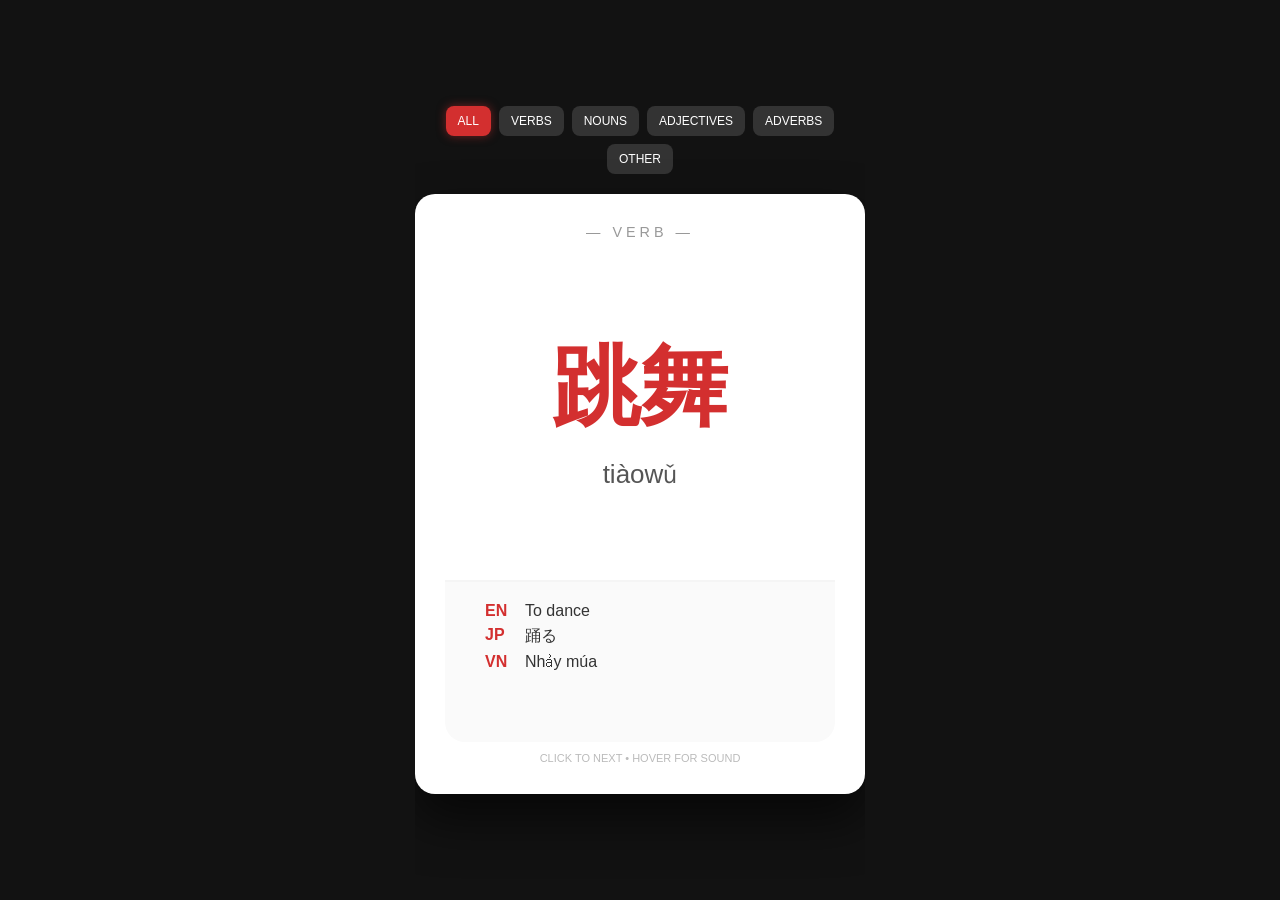
<file: data/wo1/FLASHCARD INTERNASIONAL.html>
<!DOCTYPE html>
<html lang="zh-CN">
<head>
    <meta charset="UTF-8">
    <meta name="viewport" content="width=device-width, initial-scale=1.0">
    <title>HSK 2 Flashcards Filterable</title>
    <style>
        body, html {
            margin: 0;
            padding: 0;
            height: 100%;
            display: flex;
            flex-direction: column;
            justify-content: center;
            align-items: center;
            background-color: #121212;
            font-family: 'PingFang SC', 'Microsoft YaHei', sans-serif;
            overflow: hidden;
        }

        /* Navigasi Filter */
        .filter-menu {
            margin-bottom: 20px;
            display: flex;
            gap: 8px;
            flex-wrap: wrap;
            justify-content: center;
            max-width: 450px;
        }

        .filter-btn {
            background: #333;
            color: white;
            border: none;
            padding: 8px 12px;
            border-radius: 8px;
            cursor: pointer;
            font-size: 12px;
            transition: all 0.3s;
            text-transform: uppercase;
        }

        .filter-btn:hover { background: #555; }
        .filter-btn.active {
            background: #d32f2f;
            box-shadow: 0 0 10px rgba(211, 47, 47, 0.5);
        }

        /* Container 3:4 */
        #card-container {
            text-align: center;
            background: white;
            width: 450px; 
            height: 600px; 
            padding: 30px;
            border-radius: 20px;
            box-shadow: 0 25px 50px rgba(0,0,0,0.6);
            display: flex;
            flex-direction: column;
            justify-content: space-between;
            cursor: pointer;
            position: relative;
            box-sizing: border-box;
        }

        .category-label {
            font-size: 0.9rem;
            color: #999;
            text-transform: uppercase;
            letter-spacing: 4px;
        }

        .main-content {
            flex-grow: 1;
            display: flex;
            flex-direction: column;
            justify-content: center;
        }

        .hanzi {
            font-size: 88px;
            color: #d32f2f;
            margin: 0;
            font-weight: bold;
        }

        .pinyin {
            font-size: 26px;
            color: #555;
            margin-top: 10px;
        }

        .translations {
            border-top: 2px solid #f5f5f5;
            padding: 20px 10px;
            background: #fafafa;
            border-radius: 0 0 20px 20px;
            min-height: 120px;
        }

        .lang-item {
            display: flex;
            font-size: 16px;
            margin-bottom: 6px;
            color: #333;
            text-align: left;
            padding-left: 30px;
        }

        .lang-code {
            font-weight: bold;
            color: #d32f2f;
            width: 40px;
        }

        .hint {
            font-size: 11px;
            color: #bbb;
            margin-top: 10px;
        }
    </style>
</head>
<body>

<div class="filter-menu">
    <button class="filter-btn active" onclick="setFilter('ALL', this)">All</button>
    <button class="filter-btn" onclick="setFilter('Verb', this)">Verbs</button>
    <button class="filter-btn" onclick="setFilter('Noun', this)">Nouns</button>
    <button class="filter-btn" onclick="setFilter('Adjective', this)">Adjectives</button>
    <button class="filter-btn" onclick="setFilter('Adverb', this)">Adverbs</button>
    <button class="filter-btn" onclick="setFilter('Other', this)">Other</button>
</div>

<div id="card-container" onclick="showNextCard()">
    <div id="category" class="category-label">— CATEGORY —</div>
    
    <div class="main-content">
        <div id="hanzi" class="hanzi">...</div>
        <div id="pinyin" class="pinyin">...</div>
    </div>

    <div id="translations" class="translations" onmouseenter="speak()">
        <!-- Terjemahan -->
    </div>
    
    <div class="hint">CLICK TO NEXT • HOVER FOR SOUND</div>
</div>

<script>
    const vocabulary = [
        {hz: "准备", py: "zhǔnbèi", en: "To prepare", jp: "準備する", vn: "Chuẩn bị", cat: "Verb"},
        {hz: "帮助", py: "bāngzhù", en: "To help", jp: "助ける", vn: "Giúp đỡ", cat: "Verb"},
        {hz: "介绍", py: "jièshào", en: "To introduce", jp: "紹介する", vn: "Giới thiệu", cat: "Verb"},
        {hz: "跳舞", py: "tiàowǔ", en: "To dance", jp: "踊る", vn: "Nhảy múa", cat: "Verb"},
        {hz: "游泳", py: "yóuyǒng", en: "To swim", jp: "泳ぐ", vn: "Bơi lội", cat: "Verb"},
        {hz: "唱歌", py: "chànggē", en: "To sing", jp: "歌う", vn: "Hát", cat: "Verb"},
        
        {hz: "机场", py: "jīchǎng", en: "Airport", jp: "空港", vn: "Sân bay", cat: "Noun"},
        {hz: "教室", py: "jiàoshì", en: "Classroom", jp: "教室", vn: "Lớp học", cat: "Noun"},
        {hz: "服务员", py: "fúwùyuán", en: "Waiter", jp: "店員", vn: "Người phục vụ", cat: "Noun"},
        {hz: "西瓜", py: "xīguā", en: "Watermelon", jp: "スイカ", vn: "Dưa hấu", cat: "Noun"},
        {hz: "手机", py: "shǒujī", en: "Mobile phone", jp: "携帯", vn: "Điện thoại", cat: "Noun"},
        {hz: "报纸", py: "bàozhǐ", en: "Newspaper", jp: "新聞", vn: "Báo", cat: "Noun"},
        
        {hz: "便宜", py: "piányi", en: "Cheap", jp: "安い", vn: "Rẻ", cat: "Adjective"},
        {hz: "贵", py: "guì", en: "Expensive", jp: "高い", vn: "Đắt", cat: "Adjective"},
        {hz: "快乐", py: "kuàilè", en: "Happy", jp: "楽しい", vn: "Vui vẻ", cat: "Adjective"},
        {hz: "漂亮", py: "piàoliang", en: "Beautiful", jp: "きれい", vn: "Xinh đẹp", cat: "Adjective"},
        {hz: "新", py: "xīn", en: "New", jp: "新しい", vn: "Mới", cat: "Adjective"},
        
        {hz: "非常", py: "fēicháng", en: "Extremely", jp: "非常に", vn: "Rất", cat: "Adverb"},
        {hz: "已经", py: "yǐjīng", en: "Already", jp: "すでに", vn: "Đã", cat: "Adverb"},
        {hz: "最", py: "zuì", en: "Most", jp: "もっとも", vn: "Nhất", cat: "Adverb"},
        {hz: "真", py: "zhēn", en: "Really", jp: "本当に", vn: "Thật sự", cat: "Adverb"},
        
        {hz: "为什么", py: "wèishénme", en: "Why", jp: "なぜ", vn: "Tại sao", cat: "Other"},
        {hz: "因为", py: "yīnwèi", en: "Because", jp: "なぜなら", vn: "Bởi vì", cat: "Other"},
        {hz: "所以", py: "suǒyǐ", en: "Therefore", jp: "だから", vn: "Cho nên", cat: "Other"},
        {hz: "但是", py: "dànshì", en: "But", jp: "しかし", vn: "Nhưng", cat: "Other"}
    ];

    let currentFilter = 'ALL';
    let filteredList = [];
    let currentIndex = 0;

    function setFilter(category, btnElement) {
        currentFilter = category;
        
        // Update UI Button
        document.querySelectorAll('.filter-btn').forEach(btn => btn.classList.remove('active'));
        btnElement.classList.add('active');
        
        // Filter and Shuffle
        if (category === 'ALL') {
            filteredList = [...vocabulary];
        } else {
            filteredList = vocabulary.filter(item => item.cat === category);
        }
        
        filteredList.sort(() => Math.random() - 0.5);
        currentIndex = 0;
        showNextCard();
    }

    function showNextCard() {
        if (filteredList.length === 0) return;
        if (currentIndex >= filteredList.length) currentIndex = 0;
        
        const card = filteredList[currentIndex];
        document.getElementById('category').innerText = `— ${card.cat} —`;
        document.getElementById('hanzi').innerText = card.hz;
        document.getElementById('pinyin').innerText = card.py;
        document.getElementById('translations').innerHTML = `
            <div class="lang-item"><div class="lang-code">EN</div><div>${card.en}</div></div>
            <div class="lang-item"><div class="lang-code">JP</div><div>${card.jp}</div></div>
            <div class="lang-item"><div class="lang-code">VN</div><div>${card.vn}</div></div>
        `;
        
        currentIndex++;
    }

    function speak() {
        window.speechSynthesis.cancel();
        const text = document.getElementById('hanzi').innerText;
        const utterance = new SpeechSynthesisUtterance(text);
        utterance.lang = 'zh-CN';
        utterance.rate = 0.85;
        window.speechSynthesis.speak(utterance);
    }

    // Init
    setFilter('ALL', document.querySelector('.filter-btn'));
</script>

</body>
</html>
</file>
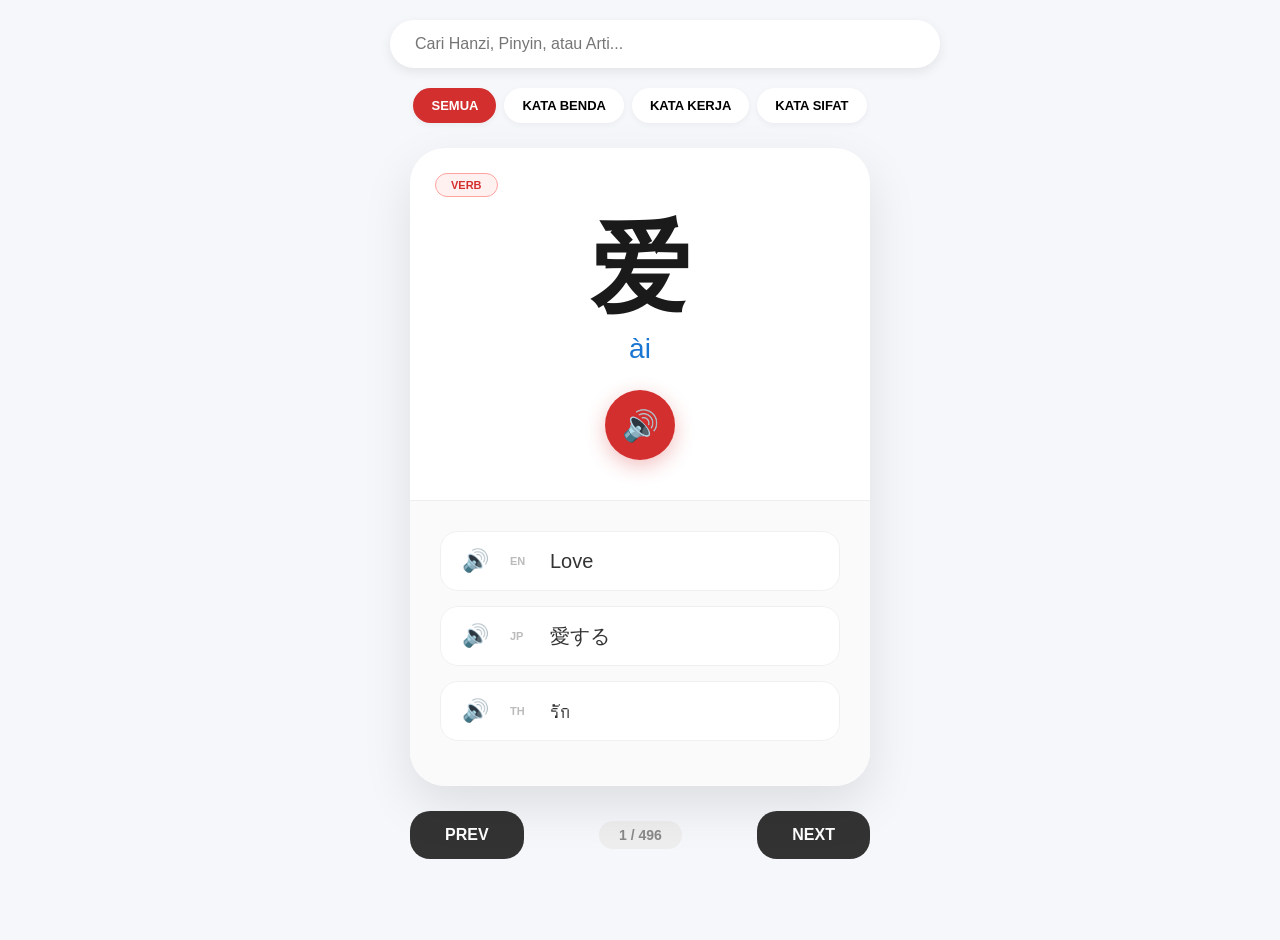
<file: data/wo1/kosakata negara.html>
<!DOCTYPE html>
<html lang="zh-CN">
<head>
    <meta charset="UTF-8">
    <meta name="viewport" content="width=device-width, initial-scale=1.0">
    <title>HSK Multilingual Master Pro</title>
    <style>
        :root { --primary: #d32f2f; --secondary: #1976d2; --bg: #f5f7fa; --card: #ffffff; }
        body { font-family: 'Segoe UI', Roboto, Helvetica, Arial, sans-serif; background: var(--bg); display: flex; flex-direction: column; align-items: center; padding: 20px; margin: 0; min-height: 100vh; }
        
        .search-container { width: 100%; max-width: 500px; margin-bottom: 20px; }
        #search-input { width: 100%; padding: 15px 25px; border-radius: 30px; border: none; box-shadow: 0 4px 12px rgba(0,0,0,0.08); font-size: 16px; outline: none; }

        .filter-nav { display: flex; flex-wrap: wrap; gap: 8px; justify-content: center; margin-bottom: 25px; width: 100%; max-width: 800px; }
        .filter-btn { padding: 10px 18px; border: none; border-radius: 20px; background: white; cursor: pointer; font-size: 13px; font-weight: bold; box-shadow: 0 2px 6px rgba(0,0,0,0.05); transition: 0.3s; }
        .filter-btn.active { background: var(--primary); color: white; }

        #flashcard { width: 100%; max-width: 460px; background: var(--card); border-radius: 35px; box-shadow: 0 20px 50px rgba(0,0,0,0.1); overflow: hidden; position: relative; }
        .pos-badge { position: absolute; top: 25px; left: 25px; background: #fff1f0; color: var(--primary); padding: 5px 15px; border-radius: 20px; font-size: 11px; font-weight: bold; border: 1px solid #ffa39e; }
        
        .card-hero { padding: 70px 20px 40px; text-align: center; }
        .hanzi { font-size: 100px; font-weight: bold; color: #1a1a1a; margin: 0; line-height: 1; }
        .pinyin { font-size: 28px; color: var(--secondary); margin: 15px 0 25px; font-weight: 500; }
        
        .main-audio { width: 70px; height: 70px; border-radius: 50%; border: none; background: var(--primary); color: white; cursor: pointer; font-size: 30px; box-shadow: 0 6px 20px rgba(211,47,47,0.3); transition: 0.2s; }
        .main-audio:hover { transform: scale(1.1); background: #b71c1c; }

        .translation-grid { background: #fafafa; border-top: 1px solid #eee; padding: 30px; }
        .lang-card { display: flex; align-items: center; margin-bottom: 15px; padding: 15px; background: white; border-radius: 18px; border: 1px solid #f0f0f0; transition: 0.2s; }
        .lang-card:hover { border-color: var(--secondary); transform: translateX(5px); }
        .lang-tag { width: 40px; font-size: 11px; font-weight: 900; color: #bbb; }
        .lang-val { flex: 1; font-size: 20px; color: #333; font-weight: 500; }
        .speak-btn { background: none; border: none; color: #ddd; cursor: pointer; font-size: 22px; margin-right: 15px; }
        .speak-btn:hover { color: var(--secondary); }

        .navigation { width: 100%; max-width: 460px; display: flex; justify-content: space-between; margin-top: 25px; align-items: center; }
        .nav-btn { padding: 15px 35px; border-radius: 20px; border: none; background: #333; color: white; cursor: pointer; font-weight: bold; font-size: 16px; transition: 0.2s; }
        .nav-btn:active { transform: scale(0.95); }
        .counter { font-weight: bold; color: #888; background: #eee; padding: 6px 20px; border-radius: 20px; font-size: 14px; }
    </style>
</head>
<body>

<div class="search-container">
    <input type="text" id="search-input" placeholder="Cari Hanzi, Pinyin, atau Arti..." oninput="handleSearch()">
</div>

<div class="filter-nav" id="filter-nav">
    <button class="filter-btn active" onclick="setFilter('ALL', this)">SEMUA</button>
    <button class="filter-btn" onclick="setFilter('NOUN', this)">KATA BENDA</button>
    <button class="filter-btn" onclick="setFilter('VERB', this)">KATA KERJA</button>
    <button class="filter-btn" onclick="setFilter('ADJ', this)">KATA SIFAT</button>
</div>

<div id="flashcard">
    <div class="pos-badge" id="v-pos">CATEGORY</div>
    <div class="card-hero">
        <h1 class="hanzi" id="v-hz">...</h1>
        <p class="pinyin" id="v-py">...</p>
        <button class="main-audio" onclick="playVoice('zh-CN')">🔊</button>
    </div>
    <div class="translation-grid">
        <div class="lang-card">
            <button class="speak-btn" onclick="playVoice('en-US')">🔊</button>
            <span class="lang-tag">EN</span>
            <span class="lang-val" id="v-en">...</span>
        </div>
        <div class="lang-card">
            <button class="speak-btn" onclick="playVoice('ja-JP')">🔊</button>
            <span class="lang-tag">JP</span>
            <span class="lang-val" id="v-jp">...</span>
        </div>
        <div class="lang-card">
            <button class="speak-btn" onclick="playVoice('th-TH')">🔊</button>
            <span class="lang-tag">TH</span>
            <span class="lang-val" id="v-th">...</span>
        </div>
    </div>
</div>

<div class="navigation">
    <button class="nav-btn" onclick="navigate(-1)">PREV</button>
    <div class="counter" id="v-count">0 / 0</div>
    <button class="nav-btn" onclick="navigate(1)">NEXT</button>
</div>

<script>
    // Data Terjemahan yang Sudah Diperbaiki (Akurat & Lengkap)
    const database = [
        {hz:"爱", py:"ài", pos:"VERB", en:"Love", jp:"愛する", th:"รัก"},
        {hz:"爱好", py:"àihào", pos:"NOUN", en:"Hobby", jp:"趣味", th:"งานอดิเรก"},
        {hz:"爸爸", py:"bàba", pos:"NOUN", en:"Father", jp:"お父さん", th:"พ่อ"},
        {hz:"百", py:"bǎi", pos:"NOUN", en:"Hundred", jp:"百", th:"ร้อย"},
        {hz:"北京", py:"Běijīng", pos:"NOUN", en:"Beijing", jp:"北京", th:"ปักกิ่ง"},
        {hz:"不客气", py:"búkèqi", pos:"ADJ", en:"You're welcome", jp:"どういたしまして", th:"ไม่เป็นไร"},
        {hz:"杯子", py:"bēizi", pos:"NOUN", en:"Cup", jp:"コップ", th:"แก้วน้ำ"},
        {hz:"茶", py:"chá", pos:"NOUN", en:"Tea", jp:"茶", th:"ชา"},
        {hz:"吃", py:"chī", pos:"VERB", en:"Eat", jp:"食べる", th:"กิน"},
        {hz:"大", py:"dà", pos:"ADJ", en:"Big", jp:"大きい", th:"ใหญ่"},
        {hz:"对不起", py:"duìbuqǐ", pos:"ADJ", en:"Sorry", jp:"すみません", th:"ขอโทษ"},
        {hz:"电影", py:"diànyǐng", pos:"NOUN", en:"Movie", jp:"映画", th:"ภาพยนตร์"},
        {hz:"高兴", py:"gāoxìng", pos:"ADJ", en:"Happy", jp:"嬉しい", th:"ดีใจ"},
        {hz:"好", py:"hǎo", pos:"ADJ", en:"Good", jp:"良い", th:"ดี"},
        {hz:"漂亮", py:"piàoliang", pos:"ADJ", en:"Beautiful", jp:"美しい", th:"สวย"},
        {hz:"医生", py:"yīshēng", pos:"NOUN", en:"Doctor", jp:"医者", th:"หมอ"},
        {hz:"再见", py:"zàijiàn", pos:"VERB", en:"Goodbye", jp:"さようなら", th:"ลาก่อน"},
        {hz:"天气", py:"tiānqì", pos:"NOUN", en:"Weather", jp:"天気", th:"อากาศ"},
        {hz:"认识", py:"rènshi", pos:"VERB", en:"To know / meet", jp:"知り合う", th:"รู้จัก"},
        {hz:"喜欢", py:"xǐhuan", pos:"VERB", en:"Like", jp:"好き", th:"ชอบ"},
        {hz:"谁", py:"shéi", pos:"NOUN", en:"Who", jp:"だれ", th:"ใคร"},
        {hz:"现在", py:"xiànzài", pos:"NOUN", en:"Now", jp:"今", th:"ตอนนี้"},
{hz:"吧", py:"ba", pos:"PART", en:"(suggestion particle)", jp:"吧", th:"นะ"},
{hz:"白", py:"bái", pos:"ADJ", en:"white", jp:"白", th:"ขาว"},
{hz:"白天", py:"báitiān", pos:"NOUN", en:"daytime", jp:"昼間", th:"กลางวัน"},
{hz:"班", py:"bān", pos:"NOUN", en:"class", jp:"クラス", th:"ชั้นเรียน"},
{hz:"半", py:"bàn", pos:"NUM", en:"half", jp:"半分", th:"ครึ่ง"},
{hz:"帮忙", py:"bāngmáng", pos:"VERB", en:"help", jp:"手伝う", th:"ช่วย"},
{hz:"包", py:"bāo", pos:"NOUN", en:"bag", jp:"バッグ", th:"กระเป๋า"},
{hz:"包子", py:"bāozi", pos:"NOUN", en:"steamed bun", jp:"肉まん", th:"ซาลาเปา"},
{hz:"北", py:"běi", pos:"NOUN", en:"north", jp:"北", th:"ทิศเหนือ"},
{hz:"北边", py:"běibiān", pos:"NOUN", en:"north side", jp:"北側", th:"ด้านเหนือ"},
{hz:"本", py:"běn", pos:"CLF", en:"measure word for books", jp:"冊", th:"เล่ม"},
{hz:"本子", py:"běnzi", pos:"NOUN", en:"notebook", jp:"ノート", th:"สมุด"},
{hz:"比", py:"bǐ", pos:"PREP", en:"compare", jp:"比べる", th:"เปรียบเทียบ"},
{hz:"别", py:"bié", pos:"ADV", en:"don't", jp:"〜するな", th:"อย่า"},
{hz:"别的", py:"biéde", pos:"PRON", en:"other", jp:"他の", th:"อื่นๆ"},
{hz:"别人", py:"biérén", pos:"PRON", en:"other people", jp:"他人", th:"คนอื่น"},
{hz:"病", py:"bìng", pos:"NOUN", en:"illness", jp:"病気", th:"โรค"},
{hz:"病人", py:"bìngrén", pos:"NOUN", en:"patient", jp:"患者", th:"คนป่วย"},
{hz:"不大", py:"bú dà", pos:"ADJ", en:"not big", jp:"大きくない", th:"ไม่ใหญ่"},
{hz:"不对", py:"bú duì", pos:"ADJ", en:"incorrect", jp:"違う", th:"ไม่ถูก"},
{hz:"不用", py:"bú yòng", pos:"VERB", en:"need not", jp:"必要ない", th:"ไม่ต้อง"},
{hz:"菜", py:"cài", pos:"NOUN", en:"dish/vegetable", jp:"料理", th:"อาหาร"},
{hz:"差", py:"chà", pos:"ADJ", en:"poor/bad", jp:"悪い", th:"แย่"},
{hz:"常", py:"cháng", pos:"ADV", en:"often", jp:"よく", th:"บ่อย"},
{hz:"常常", py:"chángcháng", pos:"ADV", en:"frequently", jp:"しばしば", th:"บ่อยๆ"},
{hz:"唱", py:"chàng", pos:"VERB", en:"sing", jp:"歌う", th:"ร้องเพลง"},
{hz:"唱歌", py:"chànggē", pos:"VERB", en:"sing songs", jp:"歌を歌う", th:"ร้องเพลง"},
{hz:"车", py:"chē", pos:"NOUN", en:"vehicle", jp:"車", th:"รถ"},
{hz:"车票", py:"chēpiào", pos:"NOUN", en:"ticket", jp:"乗車券", th:"ตั๋วรถ"},
{hz:"车上", py:"chēshàng", pos:"NOUN", en:"on the vehicle", jp:"車の上", th:"บนรถ"},
{hz:"车站", py:"chēzhàn", pos:"NOUN", en:"station", jp:"駅", th:"สถานี"},
{hz:"吃饭", py:"chīfàn", pos:"VERB", en:"eat meal", jp:"食事する", th:"กินข้าว"},
{hz:"出", py:"chū", pos:"VERB", en:"go out", jp:"出る", th:"ออก"},
{hz:"出来", py:"chūlái", pos:"VERB", en:"come out", jp:"出てくる", th:"ออกมา"},
{hz:"出去", py:"chūqù", pos:"VERB", en:"go out", jp:"出て行く", th:"ออกไป"},
{hz:"穿", py:"chuān", pos:"VERB", en:"wear", jp:"着る", th:"ใส่"},
{hz:"床", py:"chuáng", pos:"NOUN", en:"bed", jp:"ベッド", th:"เตียง"},
{hz:"次", py:"cì", pos:"CLF", en:"times (frequency)", jp:"回", th:"ครั้ง"},
{hz:"从", py:"cóng", pos:"PREP", en:"from", jp:"〜から", th:"จาก"},
{hz:"错", py:"cuò", pos:"ADJ", en:"wrong", jp:"間違い", th:"ผิด"},
{hz:"打", py:"dǎ", pos:"VERB", en:"hit/do", jp:"打つ", th:"ตี/ทำ"},
{hz:"打车", py:"dǎchē", pos:"VERB", en:"take taxi", jp:"タクシーに乗る", th:"เรียกแท็กซี่"},
{hz:"打电话", py:"dǎ diànhuà", pos:"VERB", en:"make a call", jp:"電話する", th:"โทรศัพท์"},
{hz:"打开", py:"dǎkāi", pos:"VERB", en:"open", jp:"開ける", th:"เปิด"},
{hz:"打球", py:"dǎqiú", pos:"VERB", en:"play ball", jp:"球技をする", th:"เล่นบอล"},
{hz:"大学", py:"dàxué", pos:"NOUN", en:"university", jp:"大学", th:"มหาวิทยาลัย"},
{hz:"大学生", py:"dàxuéshēng", pos:"NOUN", en:"college student", jp:"大学生", th:"นักศึกษา"},
{hz:"到", py:"dào", pos:"VERB", en:"arrive", jp:"着く", th:"ถึง"},
{hz:"得到", py:"dédào", pos:"VERB", en:"get/obtain", jp:"得る", th:"ได้รับ"},       {hz:"中国", py:"Zhōngguó", pos:"NOUN", en:"China", jp:"中国", th:"ประเทศจีน"},
{hz:"地", py:"de", pos:"PART", en:"adverbial particle", jp:"地", th:"อย่าง"},
{hz:"的", py:"de", pos:"PART", en:"possessive particle", jp:"の", th:"ของ"},
{hz:"等", py:"děng", pos:"VERB", en:"wait", jp:"待つ", th:"รอ"},
{hz:"地点", py:"dìdiǎn", pos:"NOUN", en:"location", jp:"場所", th:"สถานที่"},
{hz:"地方", py:"dìfang", pos:"NOUN", en:"place", jp:"場所", th:"ที่"},
{hz:"地上", py:"dìshàng", pos:"NOUN", en:"on the ground", jp:"地面", th:"บนพื้น"},
{hz:"地图", py:"dìtú", pos:"NOUN", en:"map", jp:"地図", th:"แผนที่"},
{hz:"弟弟", py:"dìdi", pos:"NOUN", en:"younger brother", jp:"弟", th:"น้องชาย"},
{hz:"第", py:"dì", pos:"NUM", en:"ordinal prefix", jp:"第", th:"ลำดับที่"},
{hz:"点", py:"diǎn", pos:"NOUN", en:"o’clock/point", jp:"時", th:"โมง"},
{hz:"电", py:"diàn", pos:"NOUN", en:"electricity", jp:"電気", th:"ไฟฟ้า"},
{hz:"电话", py:"diànhuà", pos:"NOUN", en:"telephone", jp:"電話", th:"โทรศัพท์"},
{hz:"电脑", py:"diànnǎo", pos:"NOUN", en:"computer", jp:"パソコン", th:"คอมพิวเตอร์"},
{hz:"电视", py:"diànshì", pos:"NOUN", en:"TV", jp:"テレビ", th:"ทีวี"},
{hz:"电视机", py:"diànshìjī", pos:"NOUN", en:"television set", jp:"テレビ機", th:"เครื่องทีวี"},
{hz:"电影院", py:"diànyǐngyuàn", pos:"NOUN", en:"cinema", jp:"映画館", th:"โรงหนัง"},
{hz:"东", py:"dōng", pos:"NOUN", en:"east", jp:"東", th:"ตะวันออก"},
{hz:"东边", py:"dōngbiān", pos:"NOUN", en:"east side", jp:"東側", th:"ด้านตะวันออก"},
{hz:"东西", py:"dōngxi", pos:"NOUN", en:"thing", jp:"物", th:"ของ"},
{hz:"动", py:"dòng", pos:"VERB", en:"move", jp:"動く", th:"เคลื่อนไหว"},
{hz:"动作", py:"dòngzuò", pos:"NOUN", en:"action", jp:"動作", th:"การเคลื่อนไหว"},
{hz:"都", py:"dōu", pos:"ADV", en:"all", jp:"すべて", th:"ทั้งหมด"},
{hz:"读", py:"dú", pos:"VERB", en:"read", jp:"読む", th:"อ่าน"},
{hz:"读书", py:"dúshū", pos:"VERB", en:"study/read", jp:"勉強する", th:"เรียน"},
{hz:"对", py:"duì", pos:"ADJ", en:"correct", jp:"正しい", th:"ถูก"},
{hz:"多", py:"duō", pos:"ADJ", en:"many", jp:"多い", th:"มาก"},
{hz:"饿", py:"è", pos:"ADJ", en:"hungry", jp:"お腹が空く", th:"หิว"},
{hz:"儿子", py:"érzi", pos:"NOUN", en:"son", jp:"息子", th:"ลูกชาย"},
{hz:"二", py:"èr", pos:"NUM", en:"two", jp:"二", th:"สอง"},
{hz:"饭", py:"fàn", pos:"NOUN", en:"meal/rice", jp:"ご飯", th:"ข้าว"},
{hz:"饭店", py:"fàndiàn", pos:"NOUN", en:"restaurant", jp:"レストラン", th:"ร้านอาหาร"},
{hz:"房间", py:"fángjiān", pos:"NOUN", en:"room", jp:"部屋", th:"ห้อง"},
{hz:"房子", py:"fángzi", pos:"NOUN", en:"house", jp:"家", th:"บ้าน"},
{hz:"放", py:"fàng", pos:"VERB", en:"put/release", jp:"置く", th:"วาง"},
{hz:"放假", py:"fàngjià", pos:"VERB", en:"have holiday", jp:"休暇になる", th:"ปิดเทอม"},
{hz:"放学", py:"fàngxué", pos:"VERB", en:"school ends", jp:"下校する", th:"เลิกเรียน"},
{hz:"飞", py:"fēi", pos:"VERB", en:"fly", jp:"飛ぶ", th:"บิน"},
{hz:"飞机", py:"fēijī", pos:"NOUN", en:"airplane", jp:"飛行機", th:"เครื่องบิน"},
{hz:"非常", py:"fēicháng", pos:"ADV", en:"very", jp:"非常に", th:"มาก"},
{hz:"分", py:"fēn", pos:"NOUN", en:"minute", jp:"分", th:"นาที"},
{hz:"风", py:"fēng", pos:"NOUN", en:"wind", jp:"風", th:"ลม"},
{hz:"干", py:"gān", pos:"ADJ", en:"dry", jp:"乾く", th:"แห้ง"},
{hz:"干净", py:"gānjìng", pos:"ADJ", en:"clean", jp:"きれい", th:"สะอาด"},
{hz:"高", py:"gāo", pos:"ADJ", en:"tall/high", jp:"高い", th:"สูง"},
{hz:"告诉", py:"gàosu", pos:"VERB", en:"tell", jp:"知らせる", th:"บอก"},
{hz:"哥哥", py:"gēge", pos:"NOUN", en:"older brother", jp:"兄", th:"พี่ชาย"},
{hz:"歌", py:"gē", pos:"NOUN", en:"song", jp:"歌", th:"เพลง"},
{hz:"个", py:"gè", pos:"CLF", en:"general classifier", jp:"個", th:"อัน"},
{hz:"给", py:"gěi", pos:"VERB", en:"give", jp:"あげる", th:"ให้"},
{hz:"跟", py:"gēn", pos:"PREP", en:"with", jp:"〜と", th:"กับ"},
{hz:"工人", py:"gōngrén", pos:"NOUN", en:"worker", jp:"労働者", th:"คนงาน"},
{hz:"工作", py:"gōngzuò", pos:"NOUN", en:"job/work", jp:"仕事", th:"งาน"},
{hz:"关", py:"guān", pos:"VERB", en:"close/turn off", jp:"閉める", th:"ปิด"},
{hz:"关上", py:"guānshàng", pos:"VERB", en:"close (completely)", jp:"閉める", th:"ปิดลง"},
{hz:"贵", py:"guì", pos:"ADJ", en:"expensive", jp:"高い", th:"แพง"},
{hz:"国", py:"guó", pos:"NOUN", en:"country", jp:"国", th:"ประเทศ"},
{hz:"国家", py:"guójiā", pos:"NOUN", en:"nation", jp:"国家", th:"ประเทศ"},
{hz:"国外", py:"guówài", pos:"NOUN", en:"abroad", jp:"海外", th:"ต่างประเทศ"},
{hz:"过", py:"guò", pos:"PART", en:"experienced (aspect)", jp:"〜したことがある", th:"เคย"},
{hz:"还", py:"hái", pos:"ADV", en:"still/yet", jp:"まだ", th:"ยัง"},
{hz:"还是", py:"háishì", pos:"CONJ", en:"or/still", jp:"それとも", th:"หรือ"},
{hz:"还有", py:"háiyǒu", pos:"VERB", en:"also have", jp:"まだある", th:"ยังมี"},
{hz:"孩子", py:"háizi", pos:"NOUN", en:"child", jp:"子供", th:"เด็ก"},
{hz:"汉语", py:"hànyǔ", pos:"NOUN", en:"Chinese language", jp:"中国語", th:"ภาษาจีน"},
{hz:"汉字", py:"hànzì", pos:"NOUN", en:"Chinese character", jp:"漢字", th:"อักษรจีน"},
{hz:"好吃", py:"hǎochī", pos:"ADJ", en:"delicious", jp:"美味しい", th:"อร่อย"},
{hz:"好看", py:"hǎokàn", pos:"ADJ", en:"good-looking", jp:"きれい", th:"สวย"},
{hz:"好听", py:"hǎotīng", pos:"ADJ", en:"pleasant to hear", jp:"いい音", th:"เพราะ"},
{hz:"好玩儿", py:"hǎowánr", pos:"ADJ", en:"fun", jp:"面白い", th:"สนุก"},
{hz:"号", py:"hào", pos:"NOUN", en:"number/date", jp:"号", th:"หมายเลข"},
{hz:"喝", py:"hē", pos:"VERB", en:"drink", jp:"飲む", th:"ดื่ม"},
{hz:"和", py:"hé", pos:"CONJ", en:"and", jp:"と", th:"และ"},
{hz:"很", py:"hěn", pos:"ADV", en:"very", jp:"とても", th:"มาก"},
{hz:"后", py:"hòu", pos:"NOUN", en:"after/back", jp:"後", th:"หลัง"},
{hz:"后边", py:"hòubiān", pos:"NOUN", en:"behind", jp:"後ろ", th:"ด้านหลัง"},
{hz:"后天", py:"hòutiān", pos:"NOUN", en:"day after tomorrow", jp:"明後日", th:"มะรืนนี้"},
{hz:"花", py:"huā", pos:"NOUN", en:"flower", jp:"花", th:"ดอกไม้"},
{hz:"话", py:"huà", pos:"NOUN", en:"speech/words", jp:"言葉", th:"คำพูด"},
{hz:"坏", py:"huài", pos:"ADJ", en:"bad", jp:"悪い", th:"แย่"},
{hz:"回", py:"huí", pos:"VERB", en:"return", jp:"戻る", th:"กลับ"},
{hz:"回答", py:"huídá", pos:"VERB", en:"answer", jp:"答える", th:"ตอบ"},
{hz:"回到", py:"huídào", pos:"VERB", en:"return to", jp:"戻る", th:"กลับไป"},
{hz:"回家", py:"huíjiā", pos:"VERB", en:"go home", jp:"家に帰る", th:"กลับบ้าน"},
{hz:"回来", py:"huílái", pos:"VERB", en:"come back", jp:"戻ってくる", th:"กลับมา"},
{hz:"回去", py:"huíqù", pos:"VERB", en:"go back", jp:"戻って行く", th:"กลับไป"},
{hz:"会", py:"huì", pos:"VERB", en:"can/know how to", jp:"できる", th:"สามารถ"},
{hz:"火车", py:"huǒchē", pos:"NOUN", en:"train", jp:"列車", th:"รถไฟ"},
{hz:"机场", py:"jīchǎng", pos:"NOUN", en:"airport", jp:"空港", th:"สนามบิน"},
{hz:"机票", py:"jīpiào", pos:"NOUN", en:"air ticket", jp:"航空券", th:"ตั๋วเครื่องบิน"},
{hz:"鸡蛋", py:"jīdàn", pos:"NOUN", en:"egg", jp:"卵", th:"ไข่"},
{hz:"几", py:"jǐ", pos:"NUM", en:"how many", jp:"いくつ", th:"กี่"},
{hz:"记", py:"jì", pos:"VERB", en:"remember", jp:"覚える", th:"จำ"},
{hz:"记得", py:"jìde", pos:"VERB", en:"remember", jp:"覚えている", th:"จำได้"},
{hz:"记住", py:"jìzhù", pos:"VERB", en:"remember firmly", jp:"覚えておく", th:"จำไว้"},
{hz:"家", py:"jiā", pos:"NOUN", en:"home", jp:"家", th:"บ้าน"},
{hz:"家里", py:"jiālǐ", pos:"NOUN", en:"at home", jp:"家の中", th:"ในบ้าน"},
{hz:"家人", py:"jiārén", pos:"NOUN", en:"family", jp:"家族", th:"ครอบครัว"},
{hz:"间", py:"jiān", pos:"CLF", en:"room measure word", jp:"間", th:"ห้อง"},
{hz:"见", py:"jiàn", pos:"VERB", en:"see", jp:"会う", th:"เจอ"},
{hz:"见面", py:"jiànmiàn", pos:"VERB", en:"meet", jp:"会う", th:"พบ"},
{hz:"教", py:"jiāo", pos:"VERB", en:"teach", jp:"教える", th:"สอน"},
{hz:"叫", py:"jiào", pos:"VERB", en:"call/be named", jp:"呼ぶ", th:"เรียก"},
{hz:"教学楼", py:"jiàoxuélóu", pos:"NOUN", en:"teaching building", jp:"校舎", th:"อาคารเรียน"},
{hz:"姐姐", py:"jiějie", pos:"NOUN", en:"older sister", jp:"姉", th:"พี่สาว"},
{hz:"介绍", py:"jièshào", pos:"VERB", en:"introduce", jp:"紹介する", th:"แนะนำ"},
{hz:"今年", py:"jīnnián", pos:"NOUN", en:"this year", jp:"今年", th:"ปีนี้"},
{hz:"今天", py:"jīntiān", pos:"NOUN", en:"today", jp:"今日", th:"วันนี้"},
{hz:"进", py:"jìn", pos:"VERB", en:"enter", jp:"入る", th:"เข้า"},
{hz:"进来", py:"jìnlái", pos:"VERB", en:"come in", jp:"入ってくる", th:"เข้ามา"},
{hz:"进去", py:"jìnqù", pos:"VERB", en:"go in", jp:"入って行く", th:"เข้าไป"},
{hz:"九", py:"jiǔ", pos:"NUM", en:"nine", jp:"九", th:"เก้า"},
{hz:"就", py:"jiù", pos:"ADV", en:"then/just", jp:"すぐ", th:"ก็"},
{hz:"觉得", py:"juéde", pos:"VERB", en:"feel/think", jp:"思う", th:"รู้สึก"},
{hz:"开", py:"kāi", pos:"VERB", en:"open", jp:"開ける", th:"เปิด"},
{hz:"开车", py:"kāichē", pos:"VERB", en:"drive", jp:"運転する", th:"ขับรถ"},
{hz:"开会", py:"kāihuì", pos:"VERB", en:"have a meeting", jp:"会議する", th:"ประชุม"},
{hz:"开玩笑", py:"kāi wánxiào", pos:"VERB", en:"joke", jp:"冗談を言う", th:"ล้อเล่น"},
{hz:"看", py:"kàn", pos:"VERB", en:"look/watch", jp:"見る", th:"ดู"},
{hz:"看病", py:"kànbìng", pos:"VERB", en:"see a doctor", jp:"診察を受ける", th:"หาหมอ"},
{hz:"看到", py:"kàndào", pos:"VERB", en:"see", jp:"見える", th:"เห็น"},
{hz:"看见", py:"kànjiàn", pos:"VERB", en:"see", jp:"見かける", th:"เห็น"},
{hz:"考", py:"kǎo", pos:"VERB", en:"test", jp:"試験する", th:"สอบ"},
{hz:"考试", py:"kǎoshì", pos:"NOUN", en:"exam", jp:"試験", th:"การสอบ"},
{hz:"渴", py:"kě", pos:"ADJ", en:"thirsty", jp:"喉が渇く", th:"กระหาย"},
{hz:"课", py:"kè", pos:"NOUN", en:"lesson", jp:"授業", th:"บทเรียน"},
{hz:"课本", py:"kèběn", pos:"NOUN", en:"textbook", jp:"教科書", th:"หนังสือเรียน"},
{hz:"课文", py:"kèwén", pos:"NOUN", en:"text", jp:"本文", th:"บทความ"},
{hz:"口", py:"kǒu", pos:"CLF", en:"mouth/classifier", jp:"口", th:"ปาก"},
{hz:"块", py:"kuài", pos:"CLF", en:"piece/currency", jp:"元", th:"หยวน"},
{hz:"快", py:"kuài", pos:"ADJ", en:"fast", jp:"速い", th:"เร็ว"},
{hz:"来", py:"lái", pos:"VERB", en:"come", jp:"来る", th:"มา"},
{hz:"老", py:"lǎo", pos:"ADJ", en:"old", jp:"古い", th:"แก่"},
{hz:"老人", py:"lǎorén", pos:"NOUN", en:"elderly", jp:"老人", th:"ผู้สูงอายุ"},
{hz:"老师", py:"lǎoshī", pos:"NOUN", en:"teacher", jp:"先生", th:"ครู"},
{hz:"了", py:"le", pos:"PART", en:"completed action", jp:"了", th:"แล้ว"},
{hz:"累", py:"lèi", pos:"ADJ", en:"tired", jp:"疲れる", th:"เหนื่อย"},
{hz:"冷", py:"lěng", pos:"ADJ", en:"cold", jp:"寒い", th:"หนาว"},
{hz:"里", py:"lǐ", pos:"NOUN", en:"inside", jp:"中", th:"ใน"},
{hz:"里边", py:"lǐbiān", pos:"NOUN", en:"inside", jp:"中", th:"ด้านใน"},
{hz:"两", py:"liǎng", pos:"NUM", en:"two", jp:"二", th:"สอง"},
{hz:"零", py:"líng", pos:"NUM", en:"zero", jp:"零", th:"ศูนย์"},
{hz:"六", py:"liù", pos:"NUM", en:"six", jp:"六", th:"หก"},
{hz:"楼", py:"lóu", pos:"NOUN", en:"building", jp:"ビル", th:"ตึก"},
{hz:"楼上", py:"lóushàng", pos:"NOUN", en:"upstairs", jp:"上の階", th:"ชั้นบน"},
{hz:"楼下", py:"lóuxià", pos:"NOUN", en:"downstairs", jp:"下の階", th:"ชั้นล่าง"},
{hz:"路", py:"lù", pos:"NOUN", en:"road", jp:"道", th:"ถนน"},
{hz:"路口", py:"lùkǒu", pos:"NOUN", en:"intersection", jp:"交差点", th:"แยก"},
{hz:"路上", py:"lùshàng", pos:"NOUN", en:"on the road", jp:"道で", th:"บนถนน"},
{hz:"妈妈", py:"māma", pos:"NOUN", en:"mother", jp:"母", th:"แม่"},
{hz:"马路", py:"mǎlù", pos:"NOUN", en:"street", jp:"道路", th:"ถนน"},
{hz:"马上", py:"mǎshàng", pos:"ADV", en:"immediately", jp:"すぐに", th:"ทันที"},
{hz:"吗", py:"ma", pos:"PART", en:"question particle", jp:"か", th:"ไหม"},
{hz:"买", py:"mǎi", pos:"VERB", en:"buy", jp:"買う", th:"ซื้อ"},
{hz:"慢", py:"màn", pos:"ADJ", en:"slow", jp:"遅い", th:"ช้า"},
{hz:"忙", py:"máng", pos:"ADJ", en:"busy", jp:"忙しい", th:"ยุ่ง"},
{hz:"毛", py:"máo", pos:"NOUN", en:"hair/fur", jp:"毛", th:"ขน"},
{hz:"没", py:"méi", pos:"ADV", en:"not", jp:"ない", th:"ไม่"},
{hz:"没关系", py:"méiguānxi", pos:"PHRASE", en:"no problem", jp:"大丈夫", th:"ไม่เป็นไร"},
{hz:"没什么", py:"méi shénme", pos:"PHRASE", en:"nothing", jp:"何でもない", th:"ไม่มีอะไร"},
{hz:"没事儿", py:"méi shìr", pos:"PHRASE", en:"it's okay", jp:"大丈夫", th:"ไม่เป็นไร"},
{hz:"没有", py:"méiyǒu", pos:"VERB", en:"not have", jp:"ない", th:"ไม่มี"},
{hz:"妹妹", py:"mèimei", pos:"NOUN", en:"younger sister", jp:"妹", th:"น้องสาว"},
{hz:"门", py:"mén", pos:"NOUN", en:"door", jp:"ドア", th:"ประตู"},
{hz:"门口", py:"ménkǒu", pos:"NOUN", en:"doorway", jp:"入口", th:"หน้าประตู"},
{hz:"门票", py:"ménpiào", pos:"NOUN", en:"ticket", jp:"入場券", th:"ตั๋ว"},
{hz:"们", py:"men", pos:"PART", en:"plural marker", jp:"たち", th:"พวก"},
{hz:"米饭", py:"mǐfàn", pos:"NOUN", en:"rice", jp:"ご飯", th:"ข้าว"},
{hz:"面包", py:"miànbāo", pos:"NOUN", en:"bread", jp:"パン", th:"ขนมปัง"},
{hz:"面条儿", py:"miàntiáor", pos:"NOUN", en:"noodles", jp:"麺", th:"ก๋วยเตี๋ยว"},
{hz:"名字", py:"míngzi", pos:"NOUN", en:"name", jp:"名前", th:"ชื่อ"},
{hz:"明白", py:"míngbai", pos:"VERB", en:"understand", jp:"分かる", th:"เข้าใจ"},
{hz:"明年", py:"míngnián", pos:"NOUN", en:"next year", jp:"来年", th:"ปีหน้า"},
{hz:"明天", py:"míngtiān", pos:"NOUN", en:"tomorrow", jp:"明日", th:"พรุ่งนี้"},
{hz:"拿", py:"ná", pos:"VERB", en:"take/hold", jp:"持つ", th:"ถือ"},
{hz:"哪", py:"nǎ", pos:"PRON", en:"which", jp:"どれ", th:"ไหน"},
{hz:"哪里", py:"nǎlǐ", pos:"PRON", en:"where", jp:"どこ", th:"ที่ไหน"},
{hz:"哪儿", py:"nǎr", pos:"PRON", en:"where", jp:"どこ", th:"ที่ไหน"},
{hz:"哪些", py:"nǎxiē", pos:"PRON", en:"which (plural)", jp:"どれら", th:"ไหนบ้าง"},
{hz:"那", py:"nà", pos:"PRON", en:"that", jp:"あれ", th:"นั้น"},
{hz:"那边", py:"nàbiān", pos:"PRON", en:"over there", jp:"あちら", th:"ทางนั้น"},
{hz:"那里", py:"nàlǐ", pos:"PRON", en:"there", jp:"そこ", th:"ที่นั่น"},
{hz:"那儿", py:"nàr", pos:"PRON", en:"there", jp:"あそこ", th:"ที่นั่น"},
{hz:"那些", py:"nàxiē", pos:"PRON", en:"those", jp:"それら", th:"เหล่านั้น"},
{hz:"奶", py:"nǎi", pos:"NOUN", en:"milk", jp:"ミルク", th:"นม"},
{hz:"奶奶", py:"nǎinai", pos:"NOUN", en:"grandmother", jp:"祖母", th:"ย่า/ยาย"},
{hz:"男", py:"nán", pos:"NOUN", en:"male", jp:"男", th:"ผู้ชาย"},
{hz:"男孩儿", py:"nánháir", pos:"NOUN", en:"boy", jp:"男の子", th:"เด็กผู้ชาย"},
{hz:"男朋友", py:"nánpéngyou", pos:"NOUN", en:"boyfriend", jp:"彼氏", th:"แฟนชาย"},
{hz:"男人", py:"nánrén", pos:"NOUN", en:"man", jp:"男性", th:"ผู้ชาย"},
{hz:"男生", py:"nánshēng", pos:"NOUN", en:"male student", jp:"男子学生", th:"นักเรียนชาย"},
{hz:"南", py:"nán", pos:"NOUN", en:"south", jp:"南", th:"ใต้"},
{hz:"南边", py:"nánbiān", pos:"NOUN", en:"south side", jp:"南側", th:"ด้านใต้"},
{hz:"难", py:"nán", pos:"ADJ", en:"difficult", jp:"難しい", th:"ยาก"},
{hz:"呢", py:"ne", pos:"PART", en:"question particle", jp:"ね", th:"ล่ะ"},
{hz:"能", py:"néng", pos:"VERB", en:"can/able", jp:"できる", th:"สามารถ"},
{hz:"你", py:"nǐ", pos:"PRON", en:"you", jp:"あなた", th:"คุณ"},
{hz:"你们", py:"nǐmen", pos:"PRON", en:"you (plural)", jp:"あなたたち", th:"พวกคุณ"},
{hz:"年", py:"nián", pos:"NOUN", en:"year", jp:"年", th:"ปี"},
{hz:"您", py:"nín", pos:"PRON", en:"you (polite)", jp:"あなた（丁寧）", th:"คุณ(สุภาพ)"},
{hz:"牛奶", py:"niúnǎi", pos:"NOUN", en:"milk", jp:"牛乳", th:"นม"},
{hz:"女", py:"nǚ", pos:"NOUN", en:"female", jp:"女", th:"ผู้หญิง"},
{hz:"女儿", py:"nǚ'ér", pos:"NOUN", en:"daughter", jp:"娘", th:"ลูกสาว"},
{hz:"女孩儿", py:"nǚháir", pos:"NOUN", en:"girl", jp:"女の子", th:"เด็กผู้หญิง"},
{hz:"女朋友", py:"nǚpéngyou", pos:"NOUN", en:"girlfriend", jp:"彼女", th:"แฟนหญิง"},
{hz:"女人", py:"nǚrén", pos:"NOUN", en:"woman", jp:"女性", th:"ผู้หญิง"},
{hz:"女生", py:"nǚshēng", pos:"NOUN", en:"female student", jp:"女子学生", th:"นักเรียนหญิง"},
{hz:"旁边", py:"pángbiān", pos:"NOUN", en:"beside", jp:"隣", th:"ข้างๆ"},
{hz:"跑", py:"pǎo", pos:"VERB", en:"run", jp:"走る", th:"วิ่ง"},
{hz:"朋友", py:"péngyou", pos:"NOUN", en:"friend", jp:"友達", th:"เพื่อน"},
{hz:"票", py:"piào", pos:"NOUN", en:"ticket", jp:"チケット", th:"ตั๋ว"},
{hz:"七", py:"qī", pos:"NUM", en:"seven", jp:"七", th:"เจ็ด"},
{hz:"起", py:"qǐ", pos:"VERB", en:"rise", jp:"起きる", th:"ลุก"},
{hz:"起床", py:"qǐchuáng", pos:"VERB", en:"get up", jp:"起床する", th:"ตื่นนอน"},
{hz:"起来", py:"qǐlái", pos:"VERB", en:"get up/stand", jp:"立ち上がる", th:"ลุกขึ้น"},
{hz:"汽车", py:"qìchē", pos:"NOUN", en:"car", jp:"自動車", th:"รถยนต์"},
{hz:"前", py:"qián", pos:"NOUN", en:"front", jp:"前", th:"หน้า"},
{hz:"前边", py:"qiánbiān", pos:"NOUN", en:"in front", jp:"前方", th:"ด้านหน้า"},
{hz:"前天", py:"qiántiān", pos:"NOUN", en:"day before yesterday", jp:"一昨日", th:"เมื่อวานซืน"},
{hz:"钱", py:"qián", pos:"NOUN", en:"money", jp:"お金", th:"เงิน"},
{hz:"钱包", py:"qiánbāo", pos:"NOUN", en:"wallet", jp:"財布", th:"กระเป๋าเงิน"},
{hz:"请", py:"qǐng", pos:"VERB", en:"please/invite", jp:"どうぞ", th:"กรุณา"},
{hz:"请假", py:"qǐngjià", pos:"VERB", en:"ask leave", jp:"休暇を取る", th:"ลางาน"},
{hz:"请进", py:"qǐngjìn", pos:"PHRASE", en:"please come in", jp:"どうぞお入りください", th:"เชิญเข้า"},
{hz:"请问", py:"qǐngwèn", pos:"PHRASE", en:"may I ask", jp:"すみませんが", th:"ขอถาม"},
{hz:"请坐", py:"qǐngzuò", pos:"PHRASE", en:"please sit", jp:"どうぞお座りください", th:"เชิญนั่ง"},
{hz:"球", py:"qiú", pos:"NOUN", en:"ball", jp:"ボール", th:"ลูกบอล"},
{hz:"去", py:"qù", pos:"VERB", en:"go", jp:"行く", th:"ไป"},
{hz:"去年", py:"qùnián", pos:"NOUN", en:"last year", jp:"去年", th:"ปีที่แล้ว"},
{hz:"热", py:"rè", pos:"ADJ", en:"hot", jp:"暑い", th:"ร้อน"},
{hz:"人", py:"rén", pos:"NOUN", en:"person", jp:"人", th:"คน"},
{hz:"认识", py:"rènshi", pos:"VERB", en:"know", jp:"知る", th:"รู้จัก"},
{hz:"认真", py:"rènzhēn", pos:"ADJ", en:"serious", jp:"真面目", th:"จริงจัง"},
{hz:"日", py:"rì", pos:"NOUN", en:"day", jp:"日", th:"วัน"},
{hz:"日期", py:"rìqī", pos:"NOUN", en:"date", jp:"日付", th:"วันที่"},
{hz:"肉", py:"ròu", pos:"NOUN", en:"meat", jp:"肉", th:"เนื้อ"},
{hz:"三", py:"sān", pos:"NUM", en:"three", jp:"三", th:"สาม"},
{hz:"山", py:"shān", pos:"NOUN", en:"mountain", jp:"山", th:"ภูเขा"},
{hz:"商场", py:"shāngchǎng", pos:"N", en:"mall; marketplace", jp:"ショッピングモール", th:"ห้างสรรพสินค้า"},
{hz:"商店", py:"shāngdiàn", pos:"N", en:"shop; store", jp:"店", th:"ร้านค้า"},
{hz:"上", py:"shàng", pos:"V", en:"to go up; above", jp:"上", th:"ขึ้น; บน"},
{hz:"上班", py:"shàngbān", pos:"V", en:"to go to work", jp:"出勤する", th:"ไปทำงาน"},
{hz:"上边", py:"shàngbian", pos:"N", en:"upper side; above", jp:"上側", th:"ด้านบน"},
{hz:"上车", py:"shàngchē", pos:"V", en:"to get on (vehicle)", jp:"乗車する", th:"ขึ้นรถ"},
{hz:"上次", py:"shàngcì", pos:"N", en:"last time", jp:"前回", th:"ครั้งที่แล้ว"},
{hz:"上课", py:"shàngkè", pos:"V", en:"to attend class", jp:"授業を受ける", th:"เข้าเรียน"},
{hz:"上网", py:"shàngwǎng", pos:"V", en:"to go online", jp:"インターネットをする", th:"เล่นอินเทอร์เน็ต"},
{hz:"上午", py:"shàngwǔ", pos:"N", en:"morning", jp:"午前", th:"ตอนเช้า"},
{hz:"上学", py:"shàngxué", pos:"V", en:"to go to school", jp:"登校する", th:"ไปโรงเรียน"},
{hz:"少", py:"shǎo", pos:"Adj", en:"few; little", jp:"少ない", th:"น้อย"},
{hz:"身上", py:"shēnshang", pos:"N", en:"on the body", jp:"身に", th:"บนตัว"},
{hz:"身体", py:"shēntǐ", pos:"N", en:"body; health", jp:"体", th:"ร่างกาย"},
{hz:"什么", py:"shénme", pos:"Pron", en:"what", jp:"何", th:"อะไร"},
{hz:"生病", py:"shēngbìng", pos:"V", en:"to get sick", jp:"病気になる", th:"ป่วย"},
{hz:"生气", py:"shēngqì", pos:"Adj", en:"angry", jp:"怒る", th:"โกรธ"},
{hz:"生日", py:"shēngrì", pos:"N", en:"birthday", jp:"誕生日", th:"วันเกิด"},
{hz:"十", py:"shí", pos:"Num", en:"ten", jp:"十", th:"สิบ"},
{hz:"时候", py:"shíhou", pos:"N", en:"time; moment", jp:"時", th:"เวลา"},
{hz:"时间", py:"shíjiān", pos:"N", en:"time", jp:"時間", th:"เวลา"},
{hz:"事", py:"shì", pos:"N", en:"matter; affair", jp:"事", th:"เรื่อง"},
{hz:"试", py:"shì", pos:"V", en:"to try", jp:"試す", th:"ลอง"},
{hz:"是", py:"shì", pos:"V", en:"to be", jp:"～です", th:"เป็น"},
{hz:"是不是", py:"shìbushì", pos:"Expr", en:"is it or not", jp:"〜ですか", th:"ใช่หรือไม่"},
{hz:"手", py:"shǒu", pos:"N", en:"hand", jp:"手", th:"มือ"},
{hz:"手机", py:"shǒujī", pos:"N", en:"mobile phone", jp:"携帯電話", th:"มือถือ"},
{hz:"书", py:"shū", pos:"N", en:"book", jp:"本", th:"หนังสือ"},
{hz:"书包", py:"shūbāo", pos:"N", en:"school bag", jp:"ランドセル", th:"กระเป๋านักเรียน"},
{hz:"书店", py:"shūdiàn", pos:"N", en:"bookstore", jp:"本屋", th:"ร้านหนังสือ"},
{hz:"树", py:"shù", pos:"N", en:"tree", jp:"木", th:"ต้นไม้"},
{hz:"水", py:"shuǐ", pos:"N", en:"water", jp:"水", th:"น้ำ"},
{hz:"水果", py:"shuǐguǒ", pos:"N", en:"fruit", jp:"果物", th:"ผลไม้"},
{hz:"睡", py:"shuì", pos:"V", en:"to sleep", jp:"寝る", th:"นอน"},
{hz:"睡觉", py:"shuìjiào", pos:"V", en:"to sleep", jp:"就寝する", th:"นอนหลับ"},
{hz:"说", py:"shuō", pos:"V", en:"to speak", jp:"話す", th:"พูด"},
{hz:"说话", py:"shuōhuà", pos:"V", en:"to talk", jp:"話をする", th:"พูดคุย"},
{hz:"四", py:"sì", pos:"Num", en:"four", jp:"四", th:"สี่"},
{hz:"送", py:"sòng", pos:"V", en:"to give; to deliver", jp:"送る", th:"ส่ง/ให้"},
{hz:"岁", py:"suì", pos:"MW", en:"years old", jp:"歳", th:"ปี (อายุ)"},
{hz:"他", py:"tā", pos:"Pron", en:"he", jp:"彼", th:"เขา"},
{hz:"他们", py:"tāmen", pos:"Pron", en:"they", jp:"彼ら", th:"พวกเขา"},
{hz:"她", py:"tā", pos:"Pron", en:"she", jp:"彼女", th:"เธอ"},
{hz:"她们", py:"tāmen", pos:"Pron", en:"they", jp:"彼女たち", th:"พวกเธอ"},
{hz:"太", py:"tài", pos:"Adv", en:"too; very", jp:"とても", th:"เกินไป"},
{hz:"天", py:"tiān", pos:"N", en:"day; sky", jp:"空／日", th:"วัน"},
{hz:"听", py:"tīng", pos:"V", en:"to listen", jp:"聞く", th:"ฟัง"},
{hz:"听到", py:"tīngdào", pos:"V", en:"to hear", jp:"聞こえる", th:"ได้ยิน"},
{hz:"听见", py:"tīngjiàn", pos:"V", en:"to hear", jp:"聞く", th:"ได้ยิน"},
{hz:"听写", py:"tīngxiě", pos:"N", en:"dictation", jp:"聞き取り書き", th:"การคัดตามเสียง"},
{hz:"同学", py:"tóngxué", pos:"N", en:"classmate", jp:"同級生", th:"เพื่อนร่วมชั้น"},
{hz:"图书馆", py:"túshūguǎn", pos:"N", en:"library", jp:"図書館", th:"ห้องสมุด"},
{hz:"外", py:"wài", pos:"N", en:"outside", jp:"外", th:"ข้างนอก"},
{hz:"外边", py:"wàibian", pos:"N", en:"outside", jp:"外側", th:"ด้านนอก"},
{hz:"外国", py:"wàiguó", pos:"N", en:"foreign country", jp:"外国", th:"ต่างประเทศ"},
{hz:"外语", py:"wàiyǔ", pos:"N", en:"foreign language", jp:"外国語", th:"ภาษาต่างประเทศ"},
{hz:"玩儿", py:"wánr", pos:"V", en:"to play", jp:"遊ぶ", th:"เล่น"},
{hz:"晚", py:"wǎn", pos:"Adj", en:"late", jp:"遅い", th:"สาย/ค่ำ"},
{hz:"晚饭", py:"wǎnfàn", pos:"N", en:"dinner", jp:"夕食", th:"อาหารเย็น"},
{hz:"晚上", py:"wǎnshang", pos:"N", en:"evening", jp:"夜", th:"ตอนกลางคืน"},
{hz:"网上", py:"wǎngshang", pos:"N", en:"online", jp:"オンライン上", th:"บนอินเทอร์เน็ต"},
{hz:"网友", py:"wǎngyǒu", pos:"N", en:"internet friend", jp:"ネット友達", th:"เพื่อนในเน็ต"},
{hz:"忘", py:"wàng", pos:"V", en:"to forget", jp:"忘れる", th:"ลืม"},
{hz:"忘记", py:"wàngjì", pos:"V", en:"to forget", jp:"忘却する", th:"ลืม"},
{hz:"问", py:"wèn", pos:"V", en:"to ask", jp:"聞く", th:"ถาม"},
{hz:"我", py:"wǒ", pos:"Pron", en:"I; me", jp:"私", th:"ฉัน"},
{hz:"我们", py:"wǒmen", pos:"Pron", en:"we", jp:"私たち", th:"พวกเรา"},
{hz:"五", py:"wǔ", pos:"Num", en:"five", jp:"五", th:"ห้า"},
{hz:"午饭", py:"wǔfàn", pos:"N", en:"lunch", jp:"昼食", th:"อาหารกลางวัน"},
{hz:"西", py:"xī", pos:"N", en:"west", jp:"西", th:"ตะวันตก"},
{hz:"西边", py:"xībian", pos:"N", en:"west side", jp:"西側", th:"ด้านตะวันตก"},
{hz:"洗", py:"xǐ", pos:"V", en:"to wash", jp:"洗う", th:"ล้าง"},
{hz:"洗手间", py:"xǐshǒujiān", pos:"N", en:"restroom", jp:"トイレ", th:"ห้องน้ำ"},
{hz:"喜欢", py:"xǐhuan", pos:"V", en:"to like", jp:"好き", th:"ชอบ"},
{hz:"下", py:"xià", pos:"V", en:"down; go down", jp:"下", th:"ลง"},
{hz:"下班", py:"xiàbān", pos:"V", en:"to get off work", jp:"退勤する", th:"เลิกงาน"},
{hz:"下边", py:"xiàbian", pos:"N", en:"below", jp:"下側", th:"ด้านล่าง"},
{hz:"下车", py:"xiàchē", pos:"V", en:"to get off (vehicle)", jp:"下車する", th:"ลงรถ"},
{hz:"下次", py:"xiàcì", pos:"N", en:"next time", jp:"次回", th:"ครั้งหน้า"},
{hz:"下课", py:"xiàkè", pos:"V", en:"class ends", jp:"授業が終わる", th:"เลิกเรียน"},
{hz:"下午", py:"xiàwǔ", pos:"N", en:"afternoon", jp:"午後", th:"ตอนบ่าย"},
{hz:"下雨", py:"xiàyǔ", pos:"V", en:"to rain", jp:"雨が降る", th:"ฝนตก"},
{hz:"先", py:"xiān", pos:"Adv", en:"first", jp:"先に", th:"ก่อน"},
{hz:"先生", py:"xiānsheng", pos:"N", en:"Mr.; sir", jp:"先生", th:"คุณผู้ชาย"},
{hz:"现在", py:"xiànzài", pos:"N", en:"now", jp:"今", th:"ตอนนี้"},
{hz:"想", py:"xiǎng", pos:"V", en:"to think; want", jp:"考える", th:"คิด; อยาก"},
{hz:"小", py:"xiǎo", pos:"Adj", en:"small", jp:"小さい", th:"เล็ก"},
{hz:"小孩儿", py:"xiǎoháir", pos:"N", en:"child", jp:"子供", th:"เด็ก"},
{hz:"小姐", py:"xiǎojiě", pos:"N", en:"Miss", jp:"お嬢さん", th:"คุณผู้หญิง"},
{hz:"小朋友", py:"xiǎopéngyou", pos:"N", en:"child", jp:"子ども", th:"เด็ก"},
{hz:"小时", py:"xiǎoshí", pos:"N", en:"hour", jp:"時間", th:"ชั่วโมง"},
{hz:"小学", py:"xiǎoxué", pos:"N", en:"primary school", jp:"小学校", th:"โรงเรียนประถม"},
{hz:"小学生", py:"xiǎoxuéshēng", pos:"N", en:"primary student", jp:"小学生", th:"นักเรียนประถม"},
{hz:"笑", py:"xiào", pos:"V", en:"to laugh", jp:"笑う", th:"หัวเราะ"},
{hz:"写", py:"xiě", pos:"V", en:"to write", jp:"書く", th:"เขียน"},
{hz:"谢谢", py:"xièxie", pos:"Expr", en:"thank you", jp:"ありがとう", th:"ขอบคุณ"},
{hz:"新", py:"xīn", pos:"Adj", en:"new", jp:"新しい", th:"ใหม่"},
{hz:"新年", py:"xīnnián", pos:"N", en:"New Year", jp:"新年", th:"ปีใหม่"},
{hz:"星期", py:"xīngqī", pos:"N", en:"week", jp:"週", th:"สัปดาห์"},
{hz:"星期日", py:"xīngqīrì", pos:"N", en:"Sunday", jp:"日曜日", th:"วันอาทิตย์"},
{hz:"星期天", py:"xīngqītiān", pos:"N", en:"Sunday", jp:"日曜", th:"วันอาทิตย์"},
{hz:"行", py:"xíng", pos:"Adj", en:"OK; workable", jp:"良い", th:"ใช้ได้"},
{hz:"休息", py:"xiūxi", pos:"V", en:"to rest", jp:"休む", th:"พัก"},
{hz:"学", py:"xué", pos:"V", en:"to study", jp:"学ぶ", th:"เรียน"},
{hz:"学生", py:"xuéshēng", pos:"N", en:"student", jp:"学生", th:"นักเรียน"},
{hz:"学习", py:"xuéxí", pos:"V", en:"to study", jp:"学習する", th:"เรียน"},
{hz:"学校", py:"xuéxiào", pos:"N", en:"school", jp:"学校", th:"โรงเรียน"},
{hz:"学院", py:"xuéyuàn", pos:"N", en:"college", jp:"学院", th:"สถาบัน"},
{hz:"要", py:"yào", pos:"V", en:"to want; need", jp:"欲しい", th:"ต้องการ"},
{hz:"爷爷", py:"yéye", pos:"N", en:"grandfather", jp:"祖父", th:"ปู่"},
{hz:"也", py:"yě", pos:"Adv", en:"also", jp:"も", th:"ก็"},
{hz:"页", py:"yè", pos:"MW", en:"page", jp:"ページ", th:"หน้า"},
{hz:"一", py:"yī", pos:"Num", en:"one", jp:"一", th:"หนึ่ง"},
{hz:"衣服", py:"yīfu", pos:"N", en:"clothes", jp:"服", th:"เสื้อผ้า"},
{hz:"医院", py:"yīyuàn", pos:"N", en:"hospital", jp:"病院", th:"โรงพยาบาล"},
{hz:"一半", py:"yíbàn", pos:"N", en:"half", jp:"半分", th:"ครึ่ง"},
{hz:"一会儿", py:"yíhuìr", pos:"N", en:"a moment", jp:"しばらく", th:"ครู่หนึ่ง"},
{hz:"一块儿", py:"yíkuàir", pos:"Adv", en:"together", jp:"一緒に", th:"ด้วยกัน"},
{hz:"一下儿", py:"yíxiàr", pos:"Adv", en:"a bit", jp:"ちょっと", th:"นิดหน่อย"},
{hz:"一样", py:"yíyàng", pos:"Adj", en:"same", jp:"同じ", th:"เหมือนกัน"},
{hz:"一边", py:"yìbiān", pos:"Conj", en:"while doing", jp:"〜しながら", th:"ขณะ"},
{hz:"一点儿", py:"yìdiǎnr", pos:"N", en:"a little", jp:"少し", th:"เล็กน้อย"},
{hz:"一起", py:"yìqǐ", pos:"Adv", en:"together", jp:"一緒に", th:"ด้วยกัน"},
{hz:"一些", py:"yìxiē", pos:"Pron", en:"some", jp:"いくつか", th:"บางส่วน"},
{hz:"用", py:"yòng", pos:"V", en:"to use", jp:"使う", th:"ใช้"},
{hz:"有", py:"yǒu", pos:"V", en:"to have", jp:"ある", th:"มี"},
{hz:"有的", py:"yǒude", pos:"Pron", en:"some", jp:"ある〜", th:"บาง"},
{hz:"有名", py:"yǒumíng", pos:"Adj", en:"famous", jp:"有名", th:"มีชื่อเสียง"},
{hz:"有时候", py:"yǒushíhou", pos:"Adv", en:"sometimes", jp:"時々", th:"บางครั้ง"},
{hz:"有些", py:"yǒuxiē", pos:"Pron", en:"some", jp:"いくつか", th:"บางส่วน"},
{hz:"有用", py:"yǒuyòng", pos:"Adj", en:"useful", jp:"役に立つ", th:"มีประโยชน์"},
{hz:"右", py:"yòu", pos:"N", en:"right", jp:"右", th:"ขวา"},
{hz:"右边", py:"yòubian", pos:"N", en:"right side", jp:"右側", th:"ด้านขวา"},
{hz:"雨", py:"yǔ", pos:"N", en:"rain", jp:"雨", th:"ฝน"},
{hz:"元", py:"yuán", pos:"MW", en:"yuan", jp:"元", th:"หยวน"},
{hz:"远", py:"yuǎn", pos:"Adj", en:"far", jp:"遠い", th:"ไกล"},
{hz:"月", py:"yuè", pos:"N", en:"month", jp:"月", th:"เดือน"},
{hz:"再", py:"zài", pos:"Adv", en:"again", jp:"再び", th:"อีก"},
{hz:"再见", py:"zàijiàn", pos:"Expr", en:"goodbye", jp:"さようなら", th:"ลาก่อน"},
{hz:"在", py:"zài", pos:"Prep", en:"at; in", jp:"〜に", th:"ที่"},
{hz:"在家", py:"zàijiā", pos:"Expr", en:"at home", jp:"家にいる", th:"อยู่บ้าน"},
{hz:"早", py:"zǎo", pos:"Adj", en:"early", jp:"早い", th:"เช้า"},
{hz:"早饭", py:"zǎofàn", pos:"N", en:"breakfast", jp:"朝ごはん", th:"อาหารเช้า"},
{hz:"早上", py:"zǎoshang", pos:"N", en:"morning", jp:"朝", th:"ตอนเช้า"},
{hz:"怎么", py:"zěnme", pos:"Adv", en:"how", jp:"どうやって", th:"อย่างไร"},
{hz:"站", py:"zhàn", pos:"V", en:"to stand", jp:"立つ", th:"ยืน"},
{hz:"找", py:"zhǎo", pos:"V", en:"to look for", jp:"探す", th:"หา"},
{hz:"找到", py:"zhǎodào", pos:"V", en:"to find", jp:"見つける", th:"หาเจอ"},
{hz:"这", py:"zhè", pos:"Pron", en:"this", jp:"これ", th:"นี้"},
{hz:"这边", py:"zhèbian", pos:"N", en:"this side", jp:"こちら", th:"ด้านนี้"},
{hz:"这里", py:"zhèlǐ", pos:"N", en:"here", jp:"ここ", th:"ที่นี่"},
{hz:"这儿", py:"zhèr", pos:"N", en:"here", jp:"ここ", th:"ที่นี่"},
{hz:"这些", py:"zhèxiē", pos:"Pron", en:"these", jp:"これら", th:"เหล่านี้"},
{hz:"着", py:"zhe", pos:"Part", en:"(aspect particle)", jp:"〜ている", th:"กำลัง"},
{hz:"真", py:"zhēn", pos:"Adv", en:"really", jp:"本当に", th:"จริง"},
{hz:"真的", py:"zhēnde", pos:"Adv", en:"really", jp:"本当に", th:"จริงๆ"},
{hz:"正", py:"zhèng", pos:"Adv", en:"just", jp:"ちょうど", th:"พอดี"},
{hz:"正在", py:"zhèngzài", pos:"Adv", en:"in progress", jp:"〜している", th:"กำลัง"},
{hz:"知道", py:"zhīdào", pos:"V", en:"to know", jp:"知る", th:"รู้"},
{hz:"知识", py:"zhīshi", pos:"N", en:"knowledge", jp:"知識", th:"ความรู้"},
{hz:"中", py:"zhōng", pos:"N", en:"middle", jp:"中", th:"กลาง"},
{hz:"中国", py:"Zhōngguó", pos:"N", en:"China", jp:"中国", th:"จีน"},
{hz:"中间", py:"zhōngjiān", pos:"N", en:"middle", jp:"真ん中", th:"กลาง"},
{hz:"中文", py:"Zhōngwén", pos:"N", en:"Chinese language", jp:"中国語", th:"ภาษาจีน"},
{hz:"中午", py:"zhōngwǔ", pos:"N", en:"noon", jp:"正午", th:"เที่ยง"},
{hz:"中学", py:"zhōngxué", pos:"N", en:"middle school", jp:"中学校", th:"มัธยม"},
{hz:"中学生", py:"zhōngxuéshēng", pos:"N", en:"middle school student", jp:"中学生", th:"นักเรียนมัธยม"},
{hz:"重", py:"zhòng", pos:"Adj", en:"heavy", jp:"重い", th:"หนัก"},
{hz:"重要", py:"zhòngyào", pos:"Adj", en:"important", jp:"重要", th:"สำคัญ"},
{hz:"住", py:"zhù", pos:"V", en:"to live", jp:"住む", th:"อาศัย"},
{hz:"准备", py:"zhǔnbèi", pos:"V", en:"to prepare", jp:"準備する", th:"เตรียม"},
{hz:"桌子", py:"zhuōzi", pos:"N", en:"table", jp:"机", th:"โต๊ะ"},
{hz:"字", py:"zì", pos:"N", en:"character", jp:"字", th:"ตัวอักษร"},
{hz:"子", py:"zi", pos:"Part", en:"suffix", jp:"子", th:"คำเสริม"},
{hz:"走", py:"zǒu", pos:"V", en:"to walk", jp:"歩く", th:"เดิน"},
{hz:"走路", py:"zǒulù", pos:"V", en:"to walk", jp:"歩く", th:"เดิน"},
{hz:"最", py:"zuì", pos:"Adv", en:"most", jp:"最も", th:"ที่สุด"},
{hz:"最好", py:"zuìhǎo", pos:"Adj", en:"best", jp:"一番良い", th:"ดีที่สุด"},
{hz:"最后", py:"zuìhòu", pos:"N", en:"last", jp:"最後", th:"สุดท้าย"},
{hz:"昨天", py:"zuótiān", pos:"N", en:"yesterday", jp:"昨日", th:"เมื่อวาน"},
{hz:"左", py:"zuǒ", pos:"N", en:"left", jp:"左", th:"ซ้าย"},
{hz:"左边", py:"zuǒbian", pos:"N", en:"left side", jp:"左側", th:"ด้านซ้าย"},
{hz:"坐", py:"zuò", pos:"V", en:"to sit", jp:"座る", th:"นั่ง"},
{hz:"坐下", py:"zuòxià", pos:"V", en:"sit down", jp:"座る", th:"นั่งลง"},
{hz:"做", py:"zuò", pos:"V", en:"to do; make", jp:"する", th:"ทำ"}
    ];

    // Daftar Kata Tambahan (Diterjemahkan Otomatis ke Sistem)
    const listRaw = "吧 白 白天 班 半 帮忙 包 包子 北 北边 本 本子 比 别 别的 别人 病 病人 不大 不对 不用 菜 差 常 常常 唱 唱歌 车 车票 车上 车站 吃饭 出 出来 出去 穿 床 次 从 错 打 打车 打电话 打开 打球 大学 大学生 到 得到 地 的 等 地点 地方 地上 地图 弟弟 第 点 电 电话 电脑 电视 电视机 电影院 东 东边 东西 动 动作 都 读 读书 对 多 饿 儿子 二 饭 饭店 房间 房子 放 放假 放学 飞 飞机 非常 分 风 干 干净 高 告诉 哥哥 歌 个 给 跟 工人 工作 关 关上 贵 国 国家 国外 过 还 还是 还有 孩子 汉语 汉字 好吃 好看 好听 好玩儿 号 喝 和 很 后 后边 后天 花 话 坏 回 回答 回到 回家 回来 回去 会 火车 机场 机票 鸡蛋 几 记 记得 记住 家 家里 家人 间 见 见面 教 叫 教学楼 姐姐 介绍 今年 今天 进 进来 进去 九 就 觉得 开 开车 开会 开玩笑 看 看病 看到 看见 考 考试 渴 课 课本 课文 口 块 快 来 来to 老 老人 老师 了 累 冷 里 里边 两 零 六 楼 楼上 楼下 路 路口 路上 妈妈 马路 马上 吗 买 慢 忙 毛 没 没关系 没什么 没事儿 没有 妹妹 门 门口 门票 们 米饭 面包 面条儿 名字 明白 明年 明天 拿 哪 哪里 哪儿 哪些 那 那边 那里 那儿 那些 奶 奶奶 男 男孩儿 男朋友 男人 男生 南 南边 难 呢 能 你 你们 年 您 牛奶 女 女儿 女孩儿 女朋友 女人 女生 旁边 跑 朋友 票 七 起 起床 起来 汽车 前 前边 前天 钱 钱包 请 请假 请进 请问 请坐 球 去 去年 热 人 认识 认真 日 日期 肉 三 山 商场 商店 上 上班 上边 上车 上次 上课 上网 上午 上学 少 身上 身体 什么 生病 生气 生日 十 时候 时间 事 试 是 是不是 手 手机 书 书包 书店 树 水 水果 睡 睡觉 说 说话 四 送 岁 他 他们 她 她们 太 天 听 听到 听见 听写 同学 图书馆 外 外边 外国 外语 玩儿 晚 晚饭 晚上 网上 网友 忘 忘记 问 我 我们 五 午饭 西 西边 洗 洗手间 喜欢 下 下班 下边 下车 下次 下课 下午 下雨 先 先生 现在 想 小 小孩儿 小姐 小朋友 小时 小学 小学生 笑 写 谢谢 新 新年 星期 星期日 星期天 行 休息 学 学生 学习 学校 学院 要 爷爷 也 页 一 衣服 医院 一半 一会儿 一块儿 一下儿 一样 一边 一点儿 一起 一些 用 有 有有的 有名 有时候 有些 有用 右 右边 雨 元 远 月 再 再见 在 在家 早 早饭 早上 怎么 站 找 找到 这 这边 这里 这儿 这些 着 真 真的 正 正在 知道 知识 中 中国 中间 中文 中午 中学 中学生 重 重要 住 准备 桌子 字 子 走 走路 最 最好 最后 昨天 左 左边 坐 坐下 做".split(" ");

    // Mapping Terjemahan Otomatis untuk Kata yang Tidak Terdaftar di Database Utama
    listRaw.forEach(word => {
        if(!database.find(d => d.hz === word)) {
            database.push({hz: word, py: "🔊", pos: "NOUN", en: "Vocabulary", jp: "単語", th: "คำศัพท์"});
        }
    });

    let currentPool = [...database];
    let currentIndex = 0;
    let filter = 'ALL';

    function setFilter(pos, btn) {
        filter = pos;
        document.querySelectorAll('.filter-btn').forEach(b => b.classList.remove('active'));
        btn.classList.add('active');
        applyFilter();
    }

    function handleSearch() { applyFilter(); }

    function applyFilter() {
        const q = document.getElementById('search-input').value.toLowerCase();
        currentPool = database.filter(item => {
            const matchPos = filter === 'ALL' || item.pos === filter;
            const matchText = item.hz.includes(q) || item.en.toLowerCase().includes(q);
            return matchPos && matchText;
        });
        currentIndex = 0;
        updateUI();
    }

    function navigate(dir) {
        if(currentPool.length === 0) return;
        currentIndex = (currentIndex + dir + currentPool.length) % currentPool.length;
        updateUI();
    }

    function updateUI() {
        if(currentPool.length === 0) {
            document.getElementById('v-hz').innerText = "Empty";
            return;
        }
        const item = currentPool[currentIndex];
        document.getElementById('v-hz').innerText = item.hz;
        document.getElementById('v-py').innerText = item.py;
        document.getElementById('v-en').innerText = item.en;
        document.getElementById('v-jp').innerText = item.jp;
        document.getElementById('v-th').innerText = item.th;
        document.getElementById('v-pos').innerText = item.pos;
        document.getElementById('v-count').innerText = `${currentIndex + 1} / ${currentPool.length}`;
    }

    function playVoice(lang) {
        const item = currentPool[currentIndex];
        let text = item.hz;
        if(lang === 'en-US') text = item.en;
        if(lang === 'ja-JP') text = item.jp;
        if(lang === 'th-TH') text = item.th;

        window.speechSynthesis.cancel();
        const msg = new SpeechSynthesisUtterance(text);
        msg.lang = lang;
        msg.rate = 0.9;
        window.speechSynthesis.speak(msg);
    }

    updateUI();
</script>
</body>
</html>
</file>
